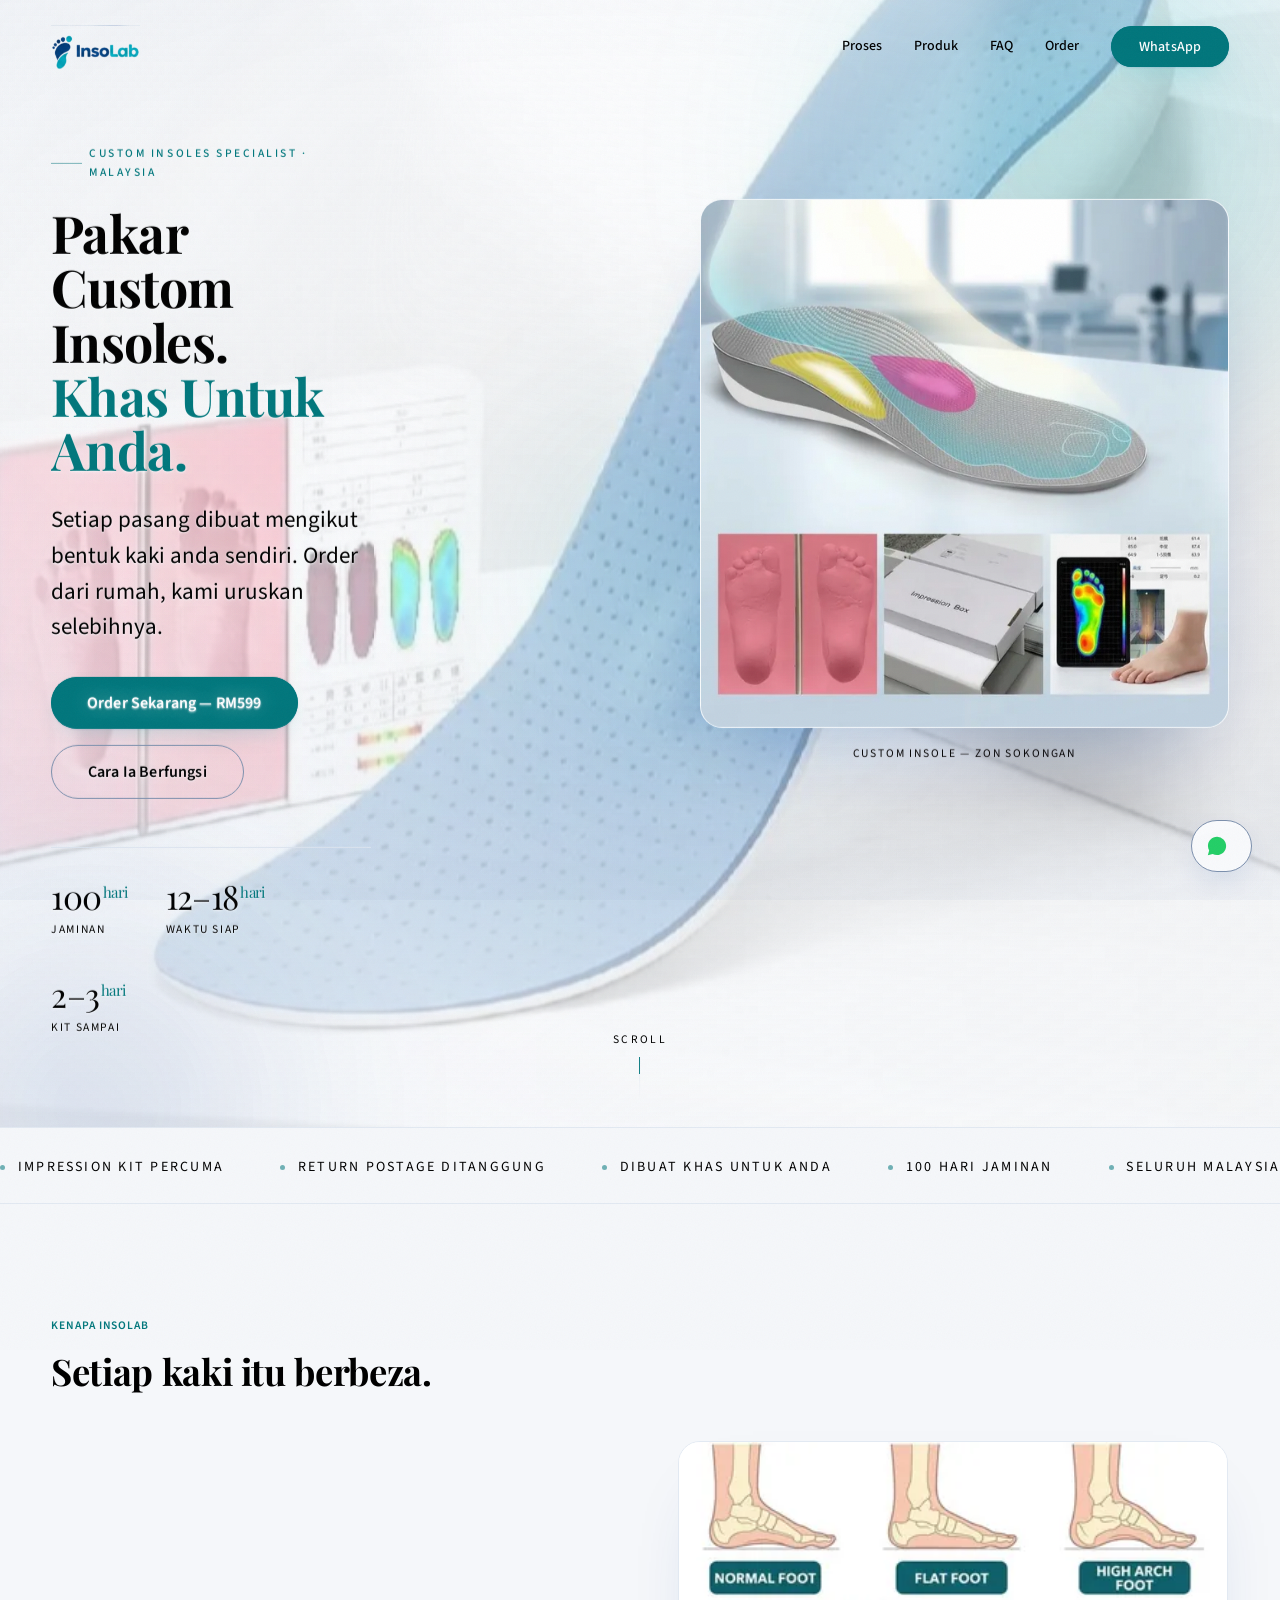
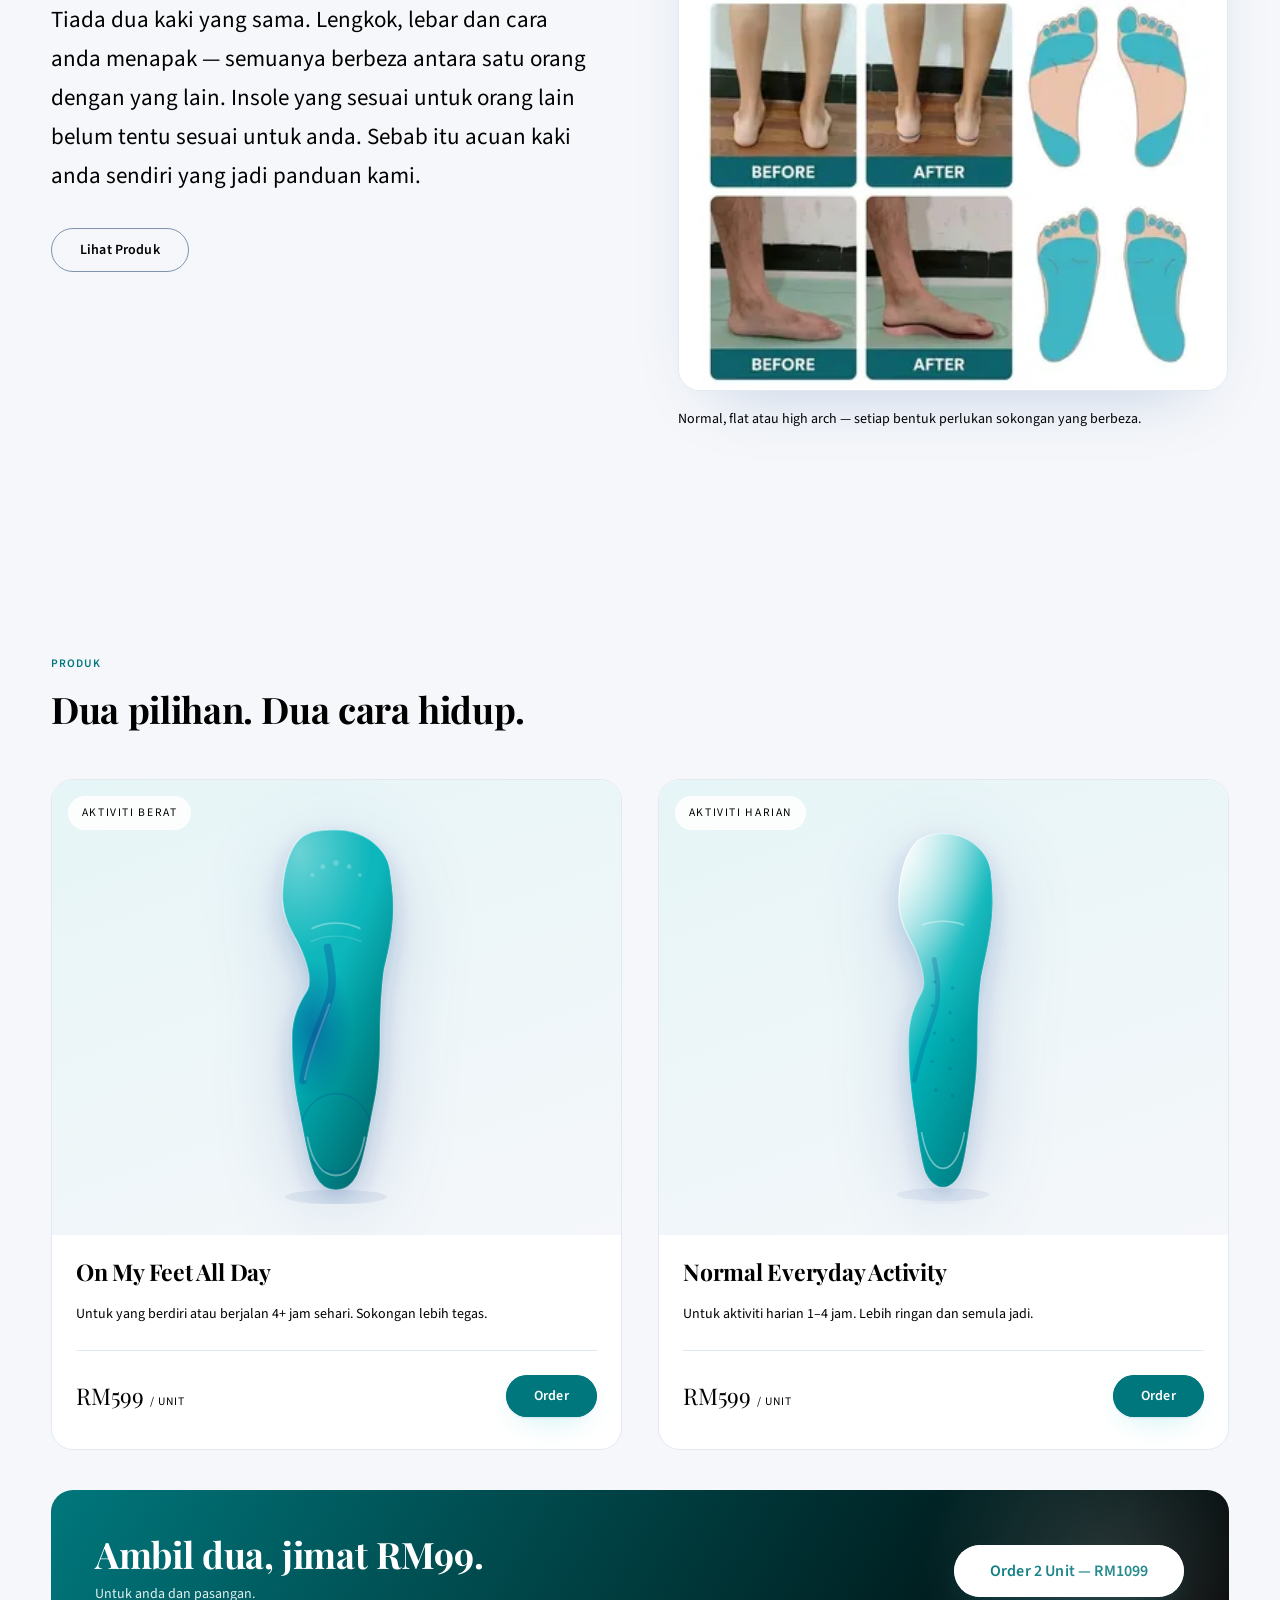
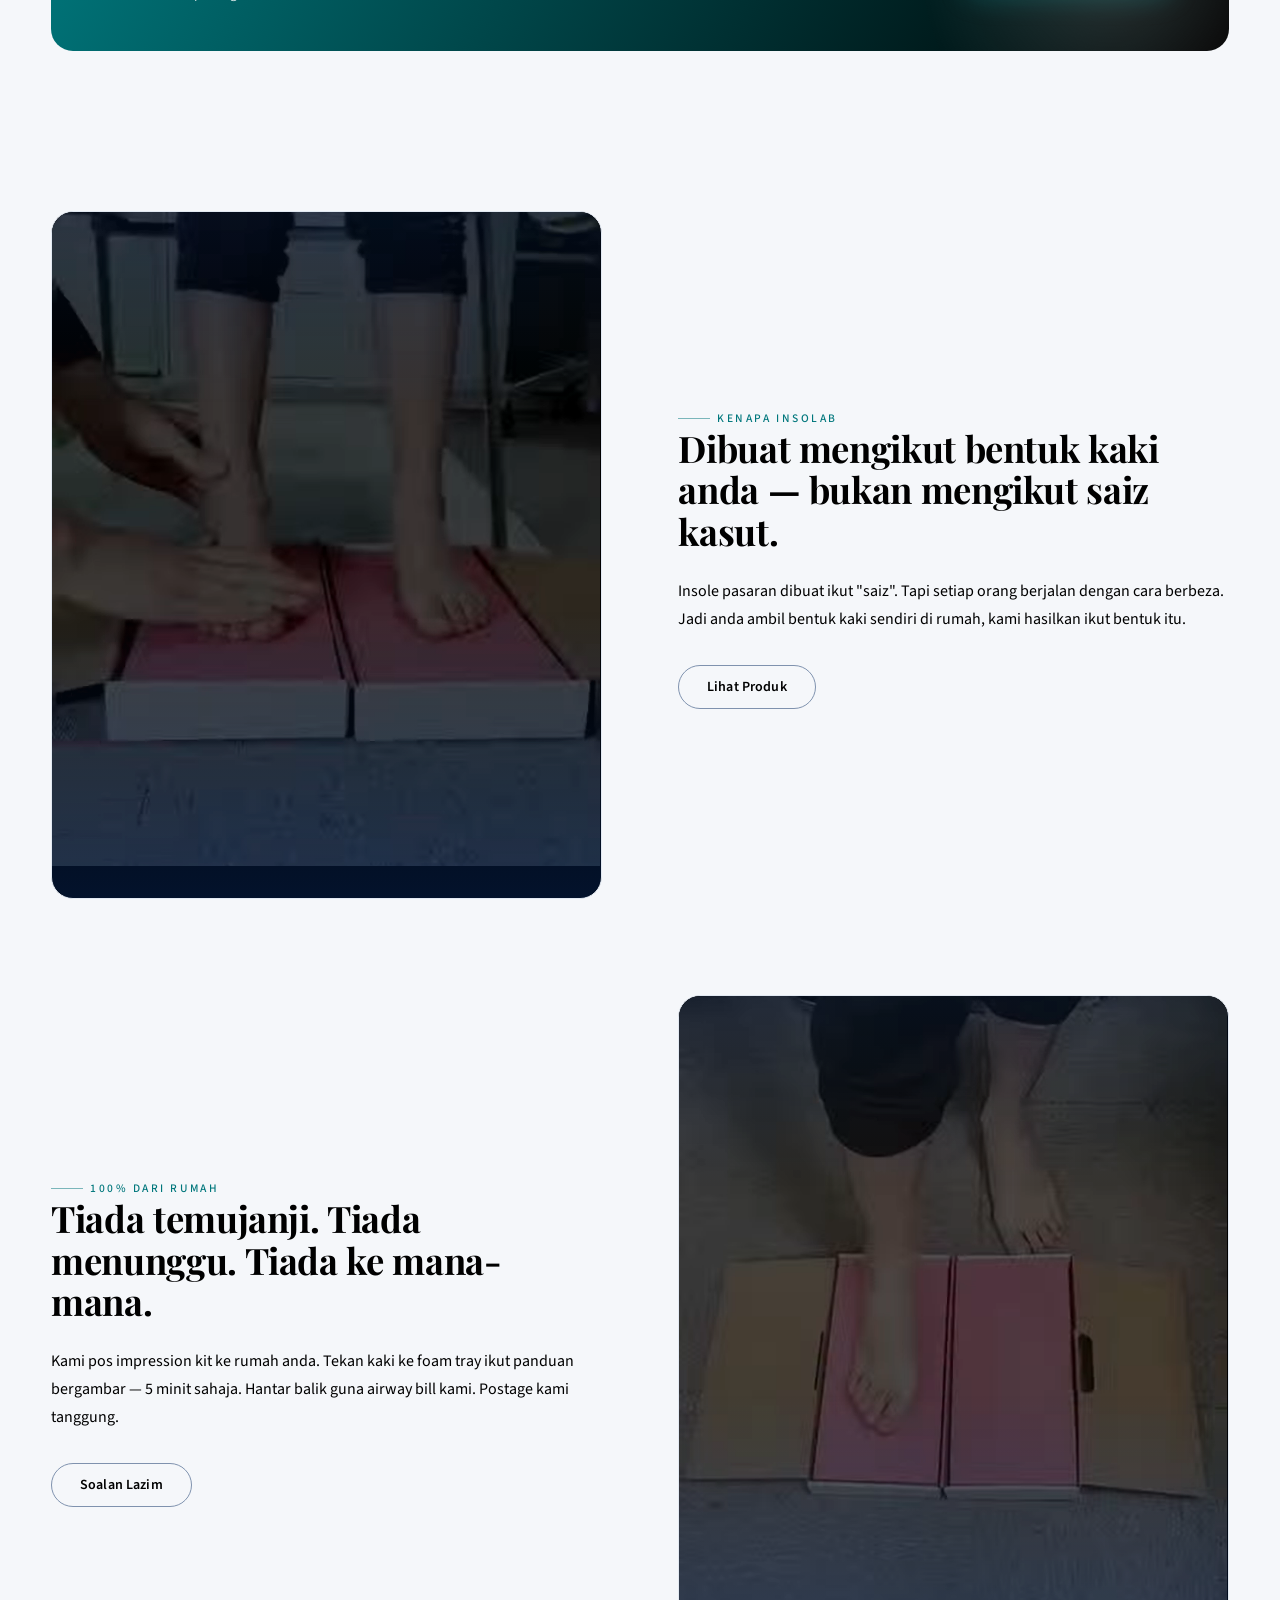
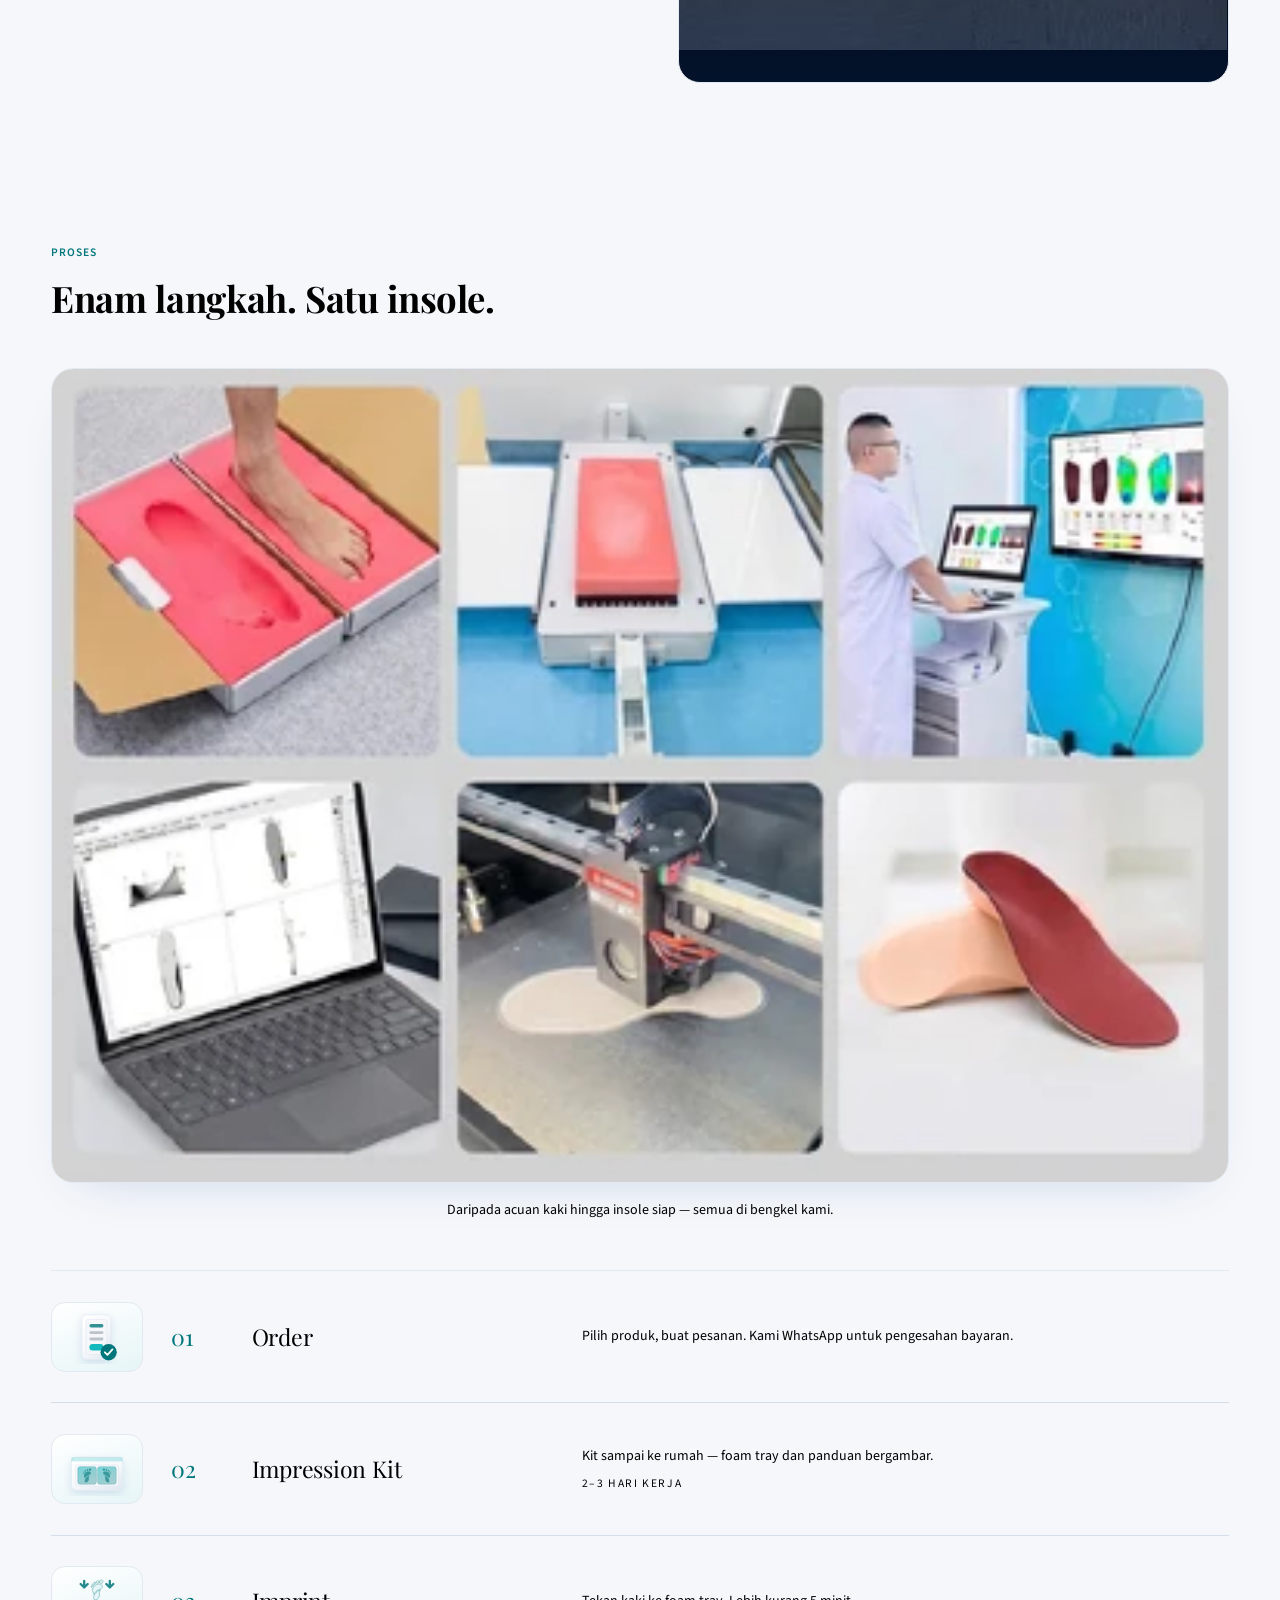
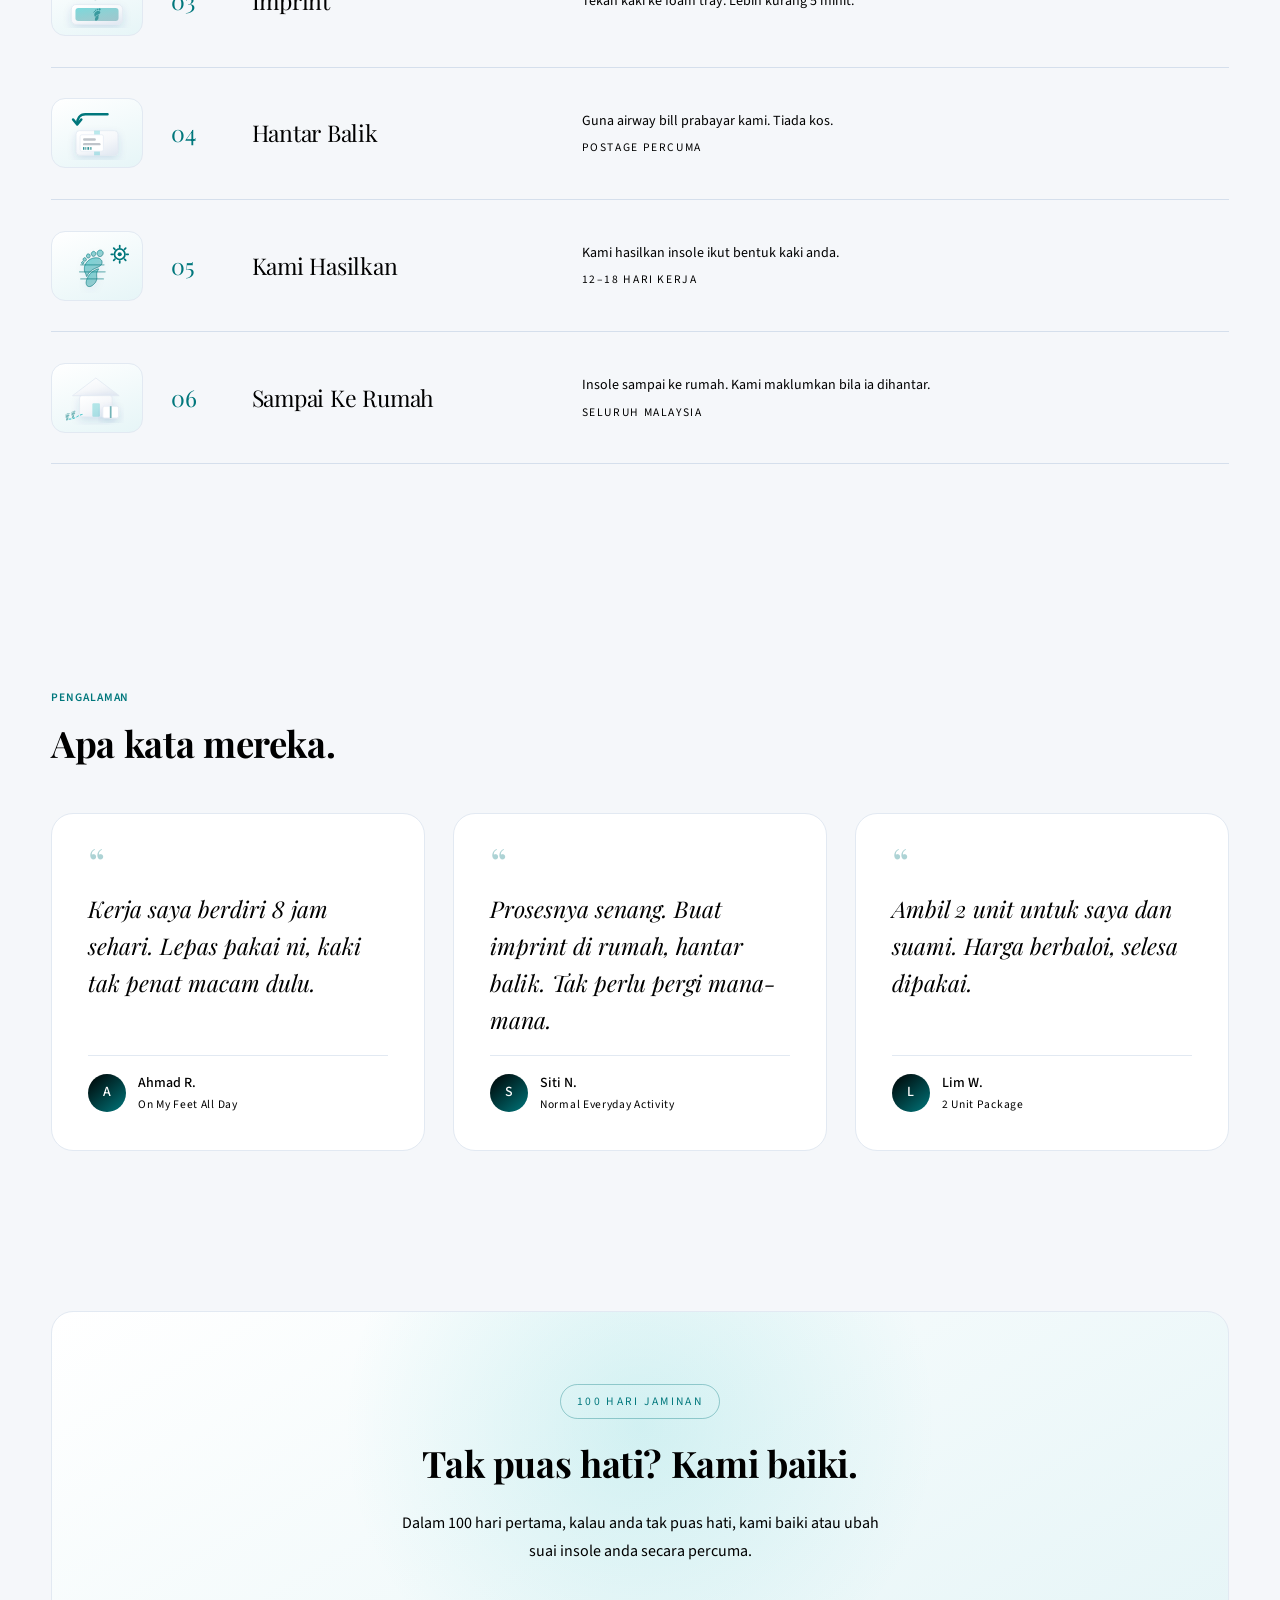
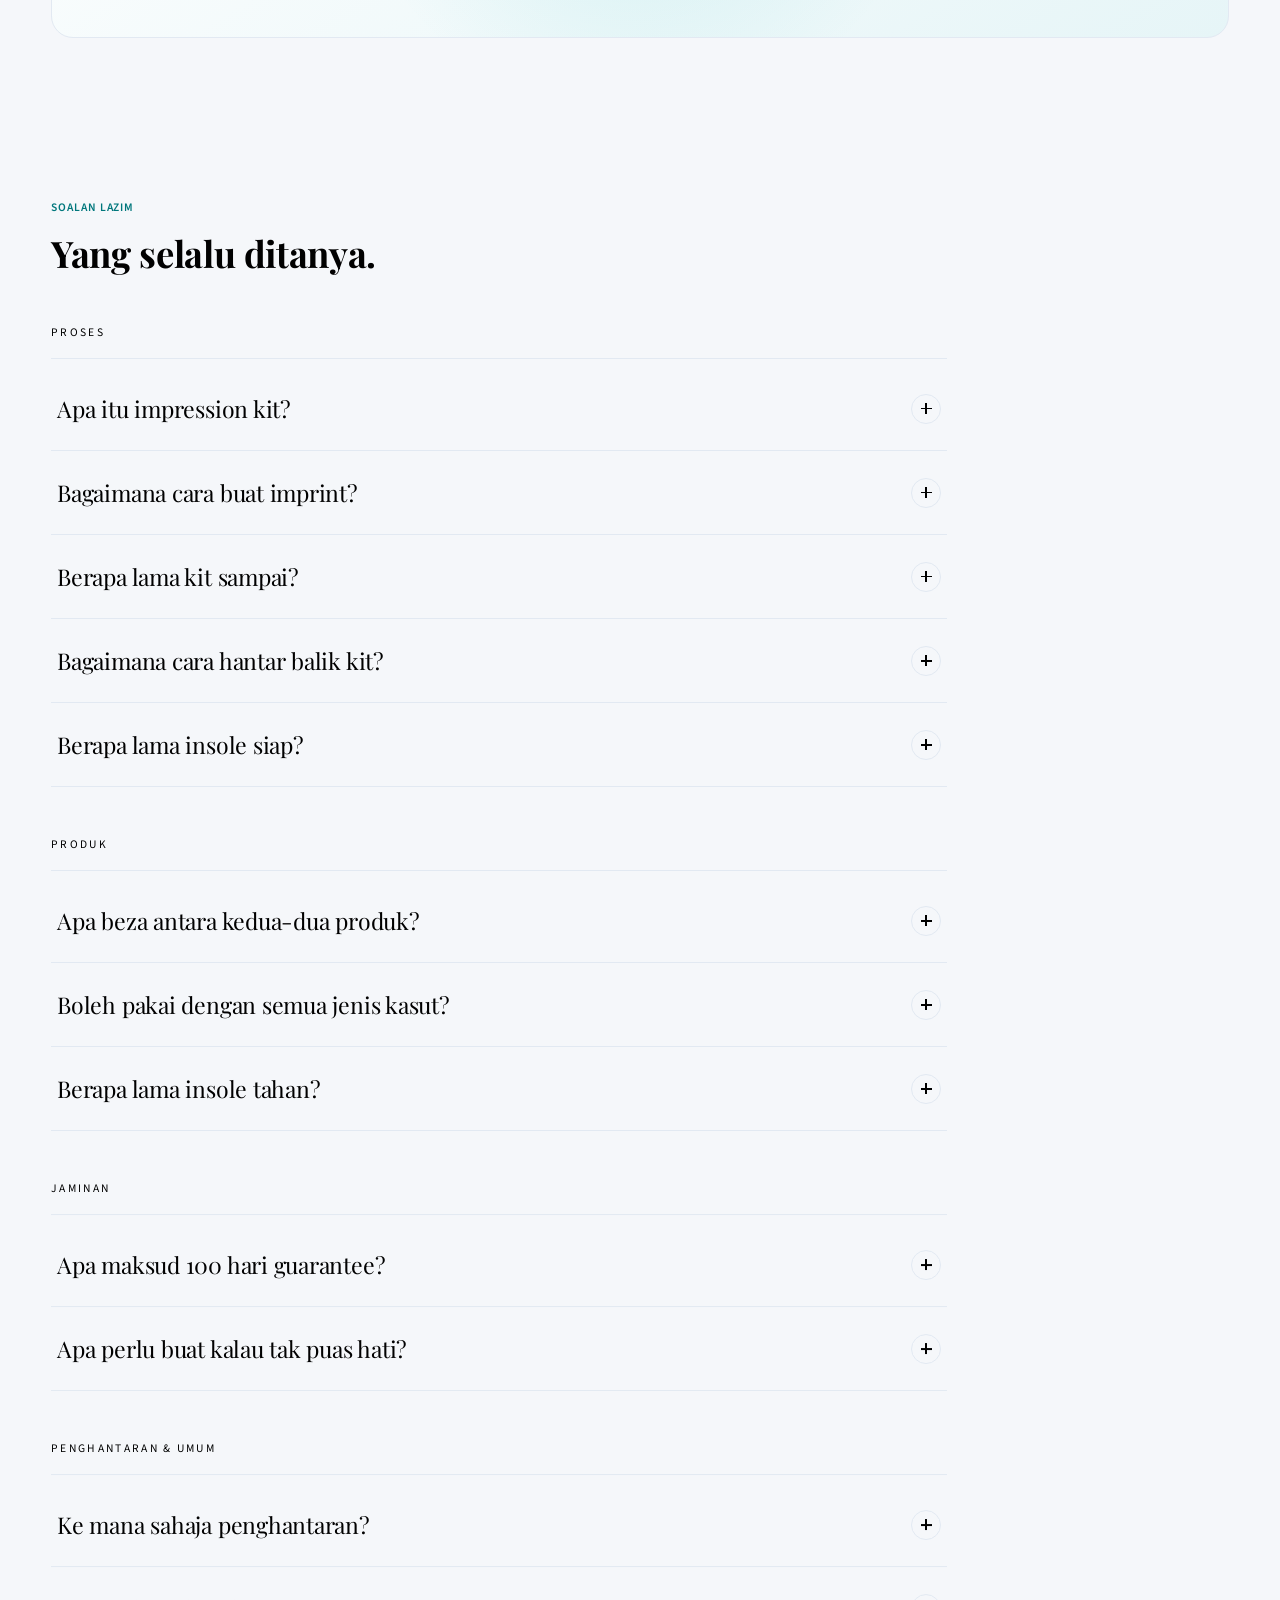
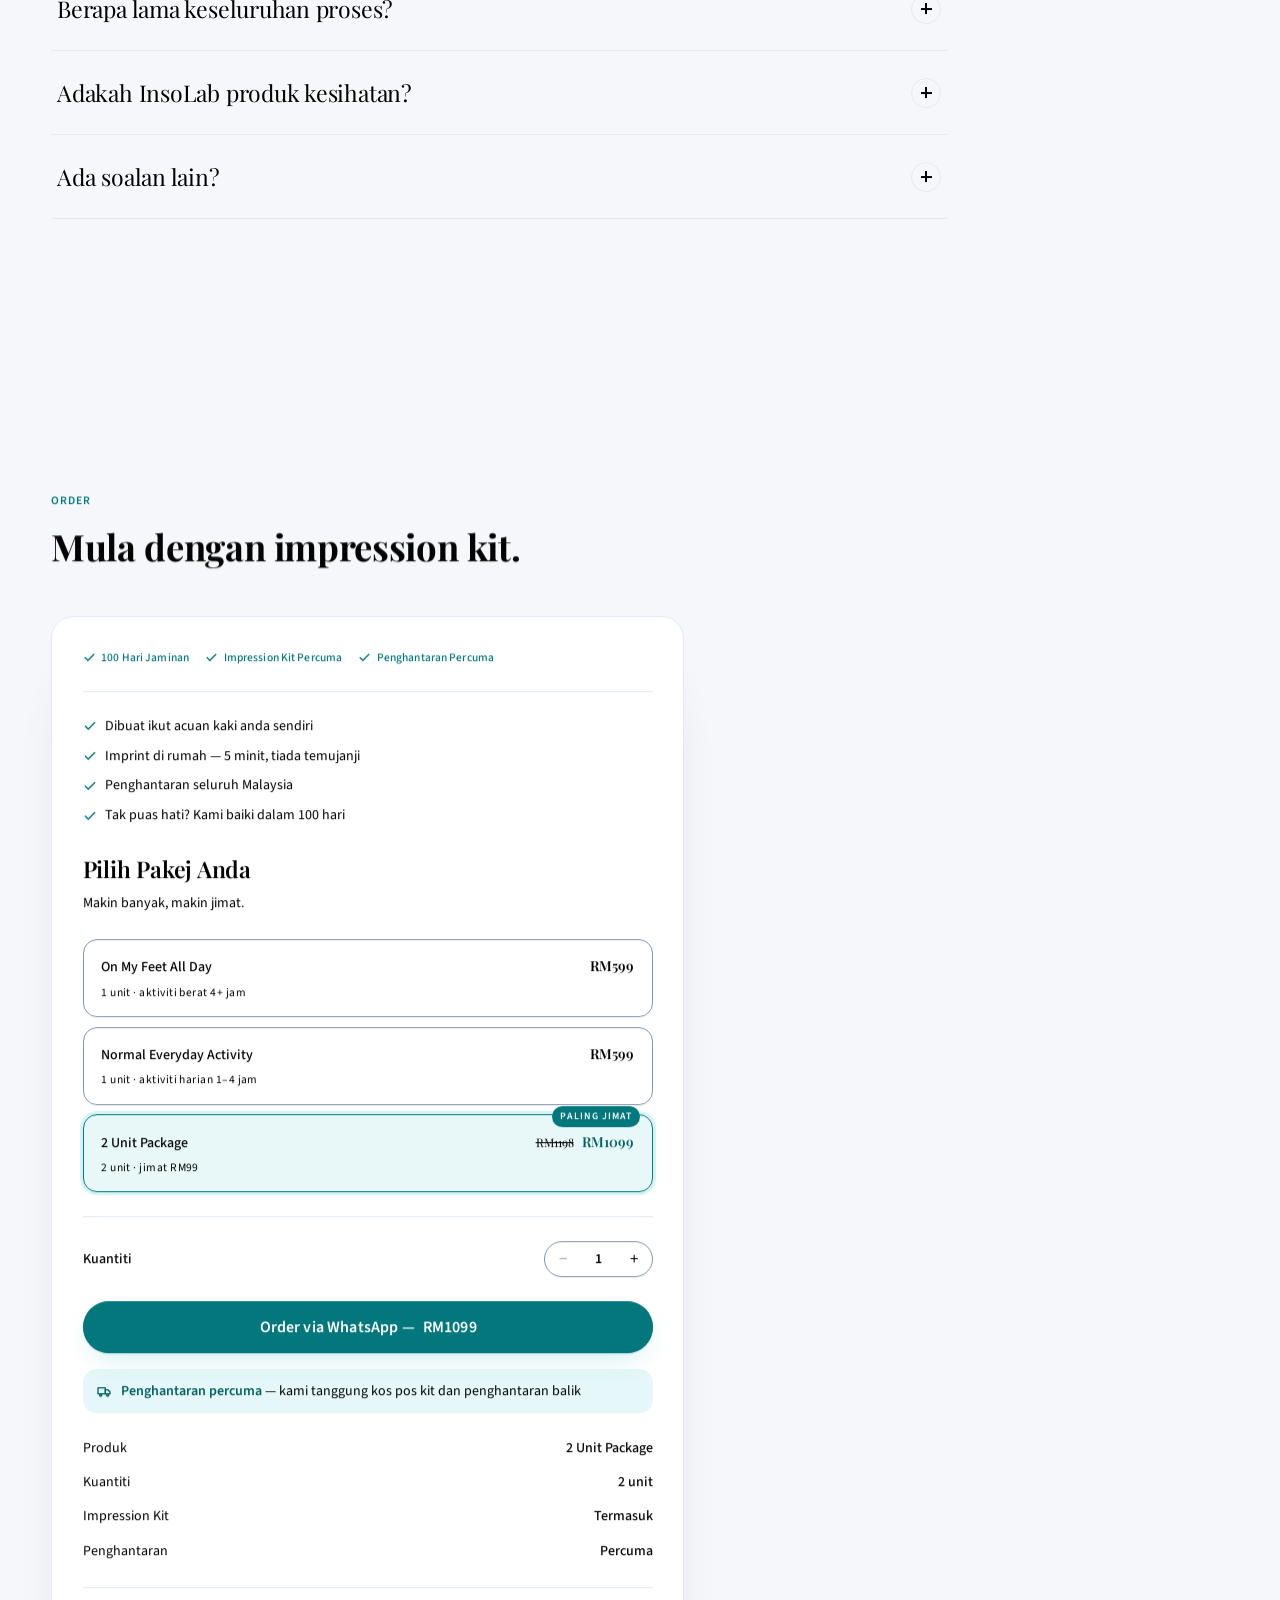
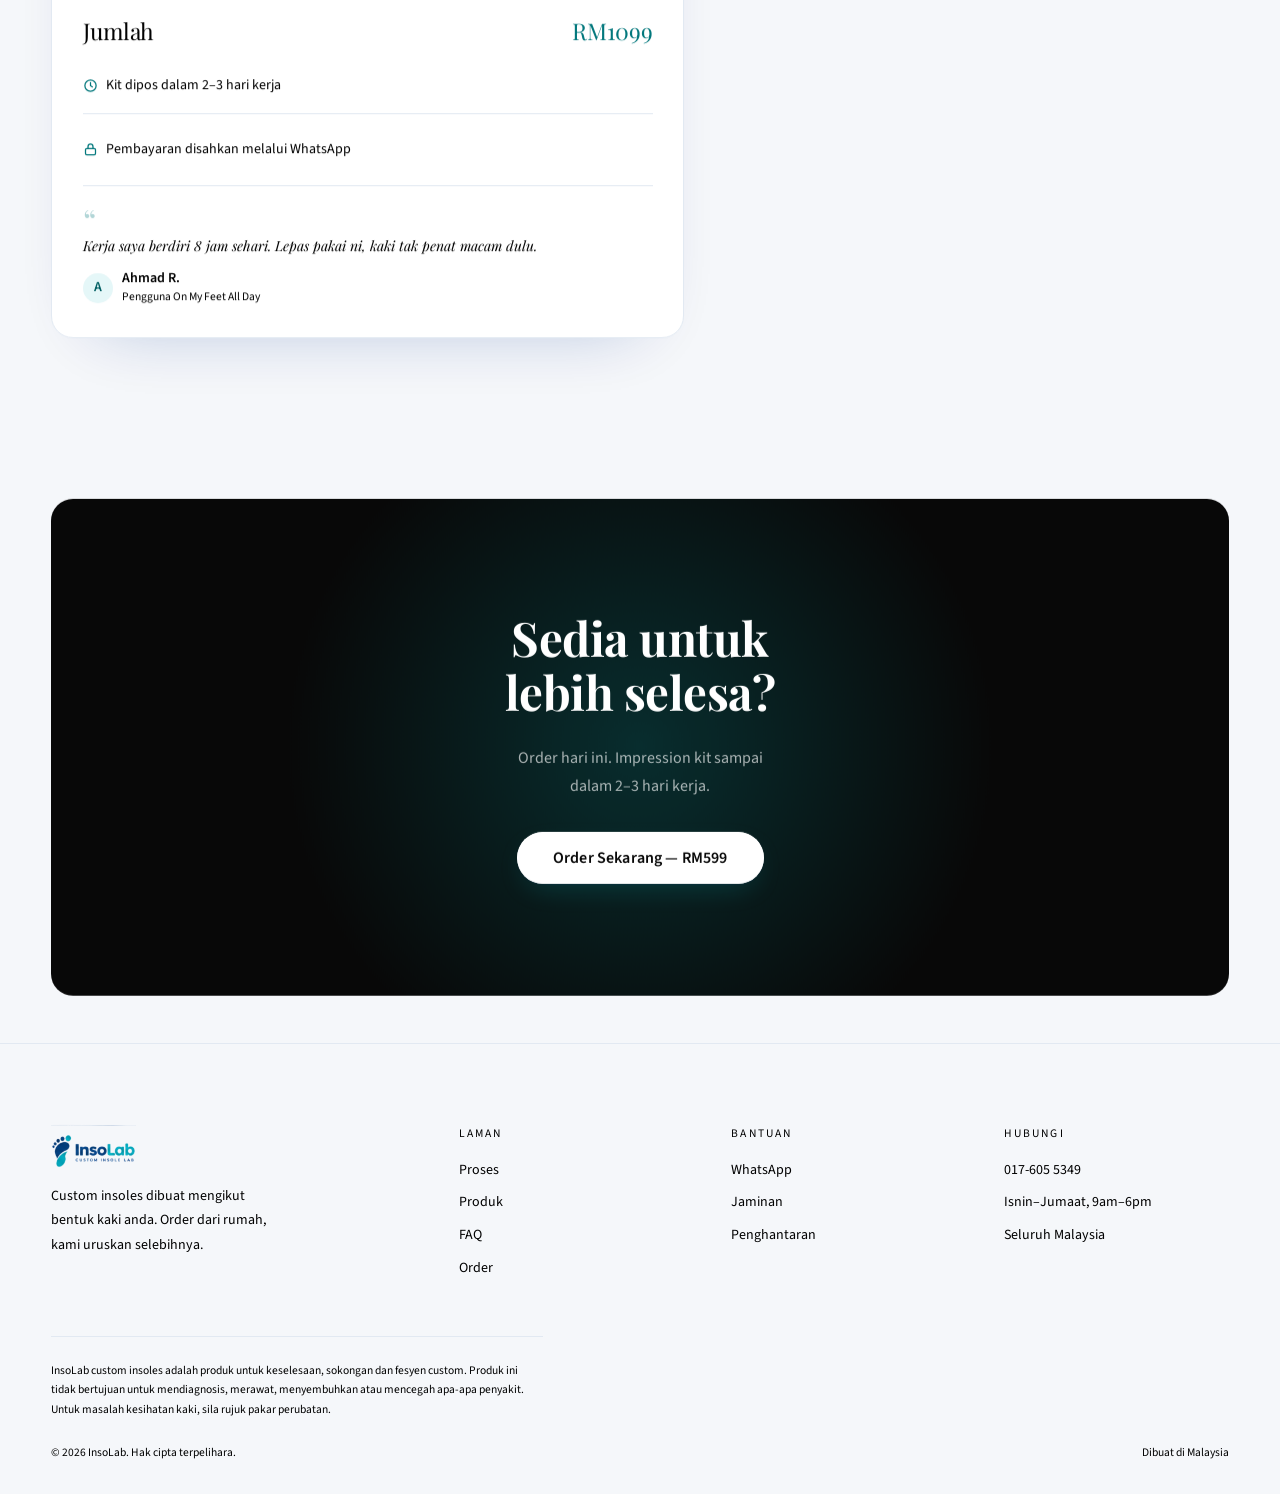
<file: index.html>
<!DOCTYPE html>
<html lang="ms">
<head>
  <meta charset="utf-8">
  <meta name="viewport" content="width=device-width, initial-scale=1.0">
  <title>InsoLab — Custom Insoles | Pakar Insole Khas Untuk Anda</title>
  <meta name="description" content="Insole custom dibuat ikut acuan kaki anda sendiri. 100% dari rumah — pos percuma, jaminan 100 hari.">
  <meta name="theme-color" content="#0B3D91">
  <link rel="preconnect" href="https://fonts.googleapis.com">
  <link rel="preconnect" href="https://fonts.gstatic.com" crossorigin>
  <link rel="preconnect" href="https://maryamstore6.github.io">
  <link href="https://fonts.googleapis.com/css2?family=Playfair+Display:ital,wght@0,400;0,600;0,700;1,400&family=Source+Sans+3:wght@400;500;600&display=swap" rel="stylesheet" media="print" onload="this.media='all'">
  <noscript><link href="https://fonts.googleapis.com/css2?family=Playfair+Display:ital,wght@0,400;0,600;0,700;1,400&family=Source+Sans+3:wght@400;500;600&display=swap" rel="stylesheet"></noscript>
  <link rel="stylesheet" href="css/style.min.css?v=46">
  <link rel="icon" href="assets/favicon.svg" type="image/svg+xml">
  <script defer src="lib/lenis.min.js"></script>
  <script defer src="lib/gsap.min.js"></script>
  <script defer src="lib/ScrollTrigger.min.js"></script>
  <script defer src="js/main.min.js?v=43"></script>
  <script type="application/ld+json">{"@context":"https://schema.org","@type":"Product","name":"InsoLab Custom Insoles","description":"Custom insoles dibuat ikut acuan kaki anda sendiri","brand":{"@type":"Brand","name":"InsoLab"},"offers":{"@type":"Offer","priceCurrency":"MYR","price":"599","availability":"https://schema.org/InStock"}}</script>
</head>
<body class="is-loading">

<!-- ============ PRELOADER ============ -->
<div class="loader" id="loader">
  <div class="loader-mark">
    <img src="assets/logo-lockup@2x.png" srcset="assets/logo-lockup@2x.png 2x, assets/logo-lockup@3x.png 3x" alt="InsoLab — Custom Insole Lab" width="300" height="155">
  </div>
  <div class="loader-track"><div class="loader-bar" id="loader-bar"></div></div>
  <div class="loader-pct" id="loader-pct">000%</div>
</div>

<!-- ============ FILM TEXTURE ============ -->
<div class="grain" aria-hidden="true"></div>
<div class="vignette" aria-hidden="true"></div>
<div class="progress" aria-hidden="true"></div>

<!-- ============ HEADER ============ -->
<header class="hdr">
  <div class="wrap hdr-inner">
    <a href="#top" class="brand" aria-label="InsoLab — Custom Insole Lab">
      <img src="assets/logo-header@2x.png" srcset="assets/logo-header@2x.png 2x, assets/logo-header@3x.png 3x" alt="InsoLab" width="300" height="155">
    </a>

    <button class="nav-toggle" id="nav-toggle" aria-label="Buka menu" aria-expanded="false" aria-controls="nav">
      <svg viewBox="0 0 24 24" stroke-linecap="round" aria-hidden="true"><line x1="3" y1="7" x2="21" y2="7"/><line x1="3" y1="12" x2="21" y2="12"/><line x1="3" y1="17" x2="21" y2="17"/></svg>
    </button>
  </div>
</header>

<!-- The nav lives OUTSIDE .hdr: the header has transform/will-change/
     backdrop-filter, which would make it the containing block for a
     position:fixed overlay and clamp the menu to the header's height. -->
<nav class="nav" id="nav">
  <button class="nav-close" id="nav-close" aria-label="Tutup menu">
    <svg viewBox="0 0 24 24" stroke-linecap="round" aria-hidden="true"><line x1="6" y1="6" x2="18" y2="18"/><line x1="18" y1="6" x2="6" y2="18"/></svg>
  </button>
  <span class="nav-brand">
    <img src="assets/logo-lockup@2x.png" srcset="assets/logo-lockup@2x.png 2x, assets/logo-lockup@3x.png 3x" alt="InsoLab — Custom Insole Lab" width="300" height="155">
  </span>
  <a href="#process">Proses</a>
  <a href="#products">Produk</a>
  <a href="#faq">FAQ</a>
  <a href="https://wa.me/60176055349?text=Saya%20nak%20order%20InsoLab" target="_blank" rel="noopener">Order</a>
  <a href="https://wa.me/60176055349" target="_blank" rel="noopener" class="btn btn--primary">WhatsApp</a>
</nav>

<main id="top">

<!-- ============ HERO ============ -->
<section class="hero" id="hero">
  <div class="hero-bg" aria-hidden="true">
    <picture>
      <source media="(max-width: 768px)" srcset="assets/hero-product-mobile.webp" type="image/webp">
      <source media="(max-width: 1200px)" srcset="assets/hero-product-tablet.webp" type="image/webp">
      <source srcset="assets/hero-product-desktop.webp" type="image/webp">
      <picture><source srcset="assets/hero-product-desktop.webp" type="image/webp"><img src="assets/hero-product.jpg" alt="" class="hero-bg-img" loading="eager" fetchpriority="high" aria-hidden="true"></picture>
    </picture>
    <div class="hero-bg-overlay"></div>
  </div>
  <div class="hero-bloom hero-bloom--1" aria-hidden="true"></div>
  <div class="hero-bloom hero-bloom--2" aria-hidden="true"></div>
  <div class="hero-bloom hero-bloom--3" aria-hidden="true"></div>
  <div class="hero-shaft" aria-hidden="true"></div>

  <div class="wrap hero-inner">
    <div class="hero-copy">
      <span class="eyebrow">Custom Insoles Specialist · Malaysia</span>

      <h1 class="hero-title">
        <span class="line-mask"><span class="line-inner">Pakar Custom Insoles.</span></span>
        <span class="line-mask"><span class="line-inner"><em>Khas Untuk Anda.</em></span></span>
      </h1>

      <p class="hero-sub">
        Setiap pasang dibuat mengikut bentuk kaki anda sendiri.
        Order dari rumah, kami uruskan selebihnya.
      </p>

      <div class="hero-actions">
        <a href="https://wa.me/60176055349?text=Saya%20nak%20order%20InsoLab" class="btn btn--primary btn--lg" target="_blank" rel="noopener">Order Sekarang — RM599</a>
        <a href="#process" class="btn btn--ghost btn--lg">Cara Ia Berfungsi</a>
      </div>

      <div class="hero-meta">
        <div class="hero-meta-item">
          <div class="hero-meta-num">100<sup>hari</sup></div>
          <div class="hero-meta-label">Jaminan</div>
        </div>
        <div class="hero-meta-item">
          <div class="hero-meta-num">12–18<sup>hari</sup></div>
          <div class="hero-meta-label">Waktu siap</div>
        </div>
        <div class="hero-meta-item">
          <div class="hero-meta-num">2–3<sup>hari</sup></div>
          <div class="hero-meta-label">Kit sampai</div>
        </div>
      </div>
    </div>

    <div class="hero-visual">
      <picture>
        <source
          media="(max-width: 768px)"
          srcset="assets/hero-insole-kit-420.webp 420w, assets/hero-insole-kit-640.webp 640w"
          sizes="92vw" type="image/webp">
        <source
          srcset="assets/hero-insole-kit-420.webp 420w, assets/hero-insole-kit-640.webp 640w, assets/hero-insole-kit-820.webp 820w, assets/hero-insole-kit-1024.webp 1024w"
          sizes="(max-width: 1400px) 46vw, 620px" type="image/webp">
        <img
          src="assets/hero-insole-kit-820.jpg"
          srcset="assets/hero-insole-kit-420.jpg 420w, assets/hero-insole-kit-640.jpg 640w, assets/hero-insole-kit-820.jpg 820w, assets/hero-insole-kit-1024.jpg 1024w"
          sizes="(max-width: 1400px) 46vw, 620px"
          alt="InsoLab — insole custom dengan zon sokongan arch kuning dan pad metatarsal pink, bersama kit acuan kaki dan analisis tekanan kaki"
          class="hero-visual-img"
          width="1024" height="1024"
          fetchpriority="high" decoding="async" aria-hidden="true">
      </picture>
      <p class="hero-visual-caption">Custom Insole — Zon Sokongan</p>
    </div>
  </div>

  <div class="scroll-hint" aria-hidden="true">
    <span>Scroll</span>
    <span class="scroll-hint-line"></span>
  </div>
</section>

<!-- ============ MARQUEE ============ -->
<div class="marquee" aria-hidden="true">
  <div class="marquee-track">
    <span class="marquee-item">Impression Kit Percuma</span>
    <span class="marquee-item">Return Postage Ditanggung</span>
    <span class="marquee-item">Dibuat Khas Untuk Anda</span>
    <span class="marquee-item">100 Hari Jaminan</span>
    <span class="marquee-item">Seluruh Malaysia</span>
    <span class="marquee-item">Impression Kit Percuma</span>
    <span class="marquee-item">Return Postage Ditanggung</span>
    <span class="marquee-item">Dibuat Khas Untuk Anda</span>
    <span class="marquee-item">100 Hari Jaminan</span>
    <span class="marquee-item">Seluruh Malaysia</span>
  </div>
</div>

<!-- ============ KENAPA INSOLAB ============ -->
<section class="section" id="kenapa">
  <div class="wrap">
    <div class="section-head" data-reveal style="margin-bottom:var(--s-5)">
      <span class="eyebrow">Kenapa InsoLab</span>
      <h2 style="font-size:var(--t-lg);margin-top:var(--s-2)">Setiap kaki itu berbeza.</h2>
    </div>

    <div class="split" data-reveal>
      <div class="split-copy">
        <p class="lead">
          Tiada dua kaki yang sama. Lengkok, lebar dan cara anda menapak — semuanya berbeza
          antara satu orang dengan yang lain. Insole yang sesuai untuk orang lain belum tentu
          sesuai untuk anda. Sebab itu acuan kaki anda sendiri yang jadi panduan kami.
        </p>
        <a href="#products" class="btn btn--ghost">Lihat Produk</a>
      </div>

      <figure class="statement-figure" id="arch" data-reveal>
        <picture>
          <source
            media="(max-width: 640px)"
            srcset="assets/arch-types-380.webp 380w, assets/arch-types-560.webp 560w"
            sizes="92vw" type="image/webp">
          <source
            srcset="assets/arch-types-380.webp 380w, assets/arch-types-560.webp 560w, assets/arch-types-760.webp 760w, assets/arch-types-1024.webp 1024w"
            sizes="(max-width: 900px) 92vw, 44vw" type="image/webp">
          <img
            src="assets/arch-types-760.jpg"
            srcset="assets/arch-types-380.jpg 380w, assets/arch-types-560.jpg 560w, assets/arch-types-760.jpg 760w, assets/arch-types-1024.jpg 1024w"
            sizes="(max-width: 900px) 92vw, 44vw"
            alt="Tiga jenis bentuk kaki — normal, flat dan high arch — dengan perbandingan sokongan"
            class="statement-img"
            width="1024" height="1024"
            decoding="async">
        </picture>
        <figcaption>Normal, flat atau high arch — setiap bentuk perlukan sokongan yang berbeza.</figcaption>
      </figure>
    </div>
  </div>
</section>

<!-- ============ PRODUCTS ============ -->
<section class="section" id="products">
  <div class="wrap">
    <div class="section-head" data-reveal style="margin-bottom:var(--s-5)">
      <span class="eyebrow">Produk</span>
      <h2 style="font-size:var(--t-lg);margin-top:var(--s-2)">Dua pilihan. Dua cara hidup.</h2>
    </div>

    <div class="product-grid" data-reveal-group>
      <article class="product-card" data-reveal>
        <div class="product-media">
          <span class="product-badge">Aktiviti Berat</span>
          <img src="assets/insole-support.svg" alt="InsoLab On My Feet All Day — insole dengan sokongan tegas" class="product-art" width="320" height="660" loading="eager" fetchpriority="high">
        </div>
        <div class="product-body">
          <h3 class="product-name">On My Feet All Day</h3>
          <p class="product-desc">
            Untuk yang berdiri atau berjalan 4+ jam sehari. Sokongan lebih tegas.
          </p>
          <div class="product-foot">
            <div class="product-price">RM599 <small>/ unit</small></div>
            <a href="https://wa.me/60176055349?text=Saya%20nak%20order%20InsoLab" class="btn btn--primary" target="_blank" rel="noopener">Order</a>
          </div>
        </div>
      </article>

      <article class="product-card" data-reveal>
        <div class="product-media">
          <span class="product-badge">Aktiviti Harian</span>
          <img src="assets/insole-everyday.svg" alt="InsoLab Normal Everyday Activity — insole ringan untuk harian" class="product-art" width="320" height="660" loading="eager" fetchpriority="high">
        </div>
        <div class="product-body">
          <h3 class="product-name">Normal Everyday Activity</h3>
          <p class="product-desc">
            Untuk aktiviti harian 1–4 jam. Lebih ringan dan semula jadi.
          </p>
          <div class="product-foot">
            <div class="product-price">RM599 <small>/ unit</small></div>
            <a href="https://wa.me/60176055349?text=Saya%20nak%20order%20InsoLab" class="btn btn--primary" target="_blank" rel="noopener">Order</a>
          </div>
        </div>
      </article>
    </div>

    <div class="bundle-strip" data-reveal>
      <div>
        <h3>Ambil dua, jimat RM99.</h3>
        <p>Untuk anda dan pasangan.</p>
      </div>
      <a href="https://wa.me/60176055349?text=Saya%20nak%20order%20InsoLab" class="btn btn--primary btn--lg" target="_blank" rel="noopener">Order 2 Unit — RM1099</a>
    </div>
  </div>
</section>

<!-- ============ SPLIT 1 — kenapa ============ -->
<section class="section section--tight">
  <div class="wrap split">
    <div class="split-visual split-visual--video">
      <video class="split-visual-film"
             poster="assets/video/imprint-guide-poster.jpg"
             preload="none" muted loop playsinline
             width="720" height="960"
             aria-label="Teknik menekan kaki ke foam tray untuk mengambil bentuk kaki">
        <source src="assets/video/imprint-guide.webm" type="video/webm">
        <source src="assets/video/imprint-guide.mp4" type="video/mp4">
      </video>
    </div>
    <div class="split-copy" data-reveal>
      <span class="eyebrow">Kenapa InsoLab</span>
      <h2>Dibuat mengikut bentuk kaki anda — bukan mengikut saiz kasut.</h2>
      <p>
        Insole pasaran dibuat ikut "saiz". Tapi setiap orang berjalan dengan cara berbeza.
        Jadi anda ambil bentuk kaki sendiri di rumah, kami hasilkan ikut bentuk itu.
      </p>
      <a href="#products" class="btn btn--ghost">Lihat Produk</a>
    </div>
  </div>
</section>

<!-- ============ SPLIT 2 — proses di rumah ============ -->
<section class="section section--tight">
  <div class="wrap split split--flip">
    <div class="split-visual split-visual--video">
      <video class="split-visual-film"
             poster="assets/video/imprint-adult-poster.jpg"
             preload="none" muted loop playsinline
             width="720" height="1252"
             aria-label="Pelanggan membuat imprint kaki sendiri di rumah">
        <source src="assets/video/imprint-adult.webm" type="video/webm">
        <source src="assets/video/imprint-adult.mp4" type="video/mp4">
      </video>
    </div>
    <div class="split-copy" data-reveal>
      <span class="eyebrow">100% Dari Rumah</span>
      <h2>Tiada temujanji. Tiada menunggu. Tiada ke mana-mana.</h2>
      <p>
        Kami pos impression kit ke rumah anda. Tekan kaki ke foam tray ikut panduan
        bergambar — 5 minit sahaja. Hantar balik guna airway bill kami. Postage kami tanggung.
      </p>
      <a href="#faq" class="btn btn--ghost">Soalan Lazim</a>
    </div>
  </div>
</section>

<!-- ============ PROCESS ============ -->
<section class="section" id="process">
  <div class="wrap">
    <div class="section-head" data-reveal style="margin-bottom:var(--s-5)">
      <span class="eyebrow">Proses</span>
      <h2 style="font-size:var(--t-lg);margin-top:var(--s-2)">Enam langkah. Satu insole.</h2>
    </div>

    <figure class="process-figure" data-reveal style="margin:0 0 var(--s-5)">
      <picture>
        <source
          media="(max-width: 640px)"
          srcset="assets/process-workflow-380.webp 380w, assets/process-workflow-560.webp 560w"
          sizes="92vw" type="image/webp">
        <source
          srcset="assets/process-workflow-380.webp 380w, assets/process-workflow-560.webp 560w, assets/process-workflow-760.webp 760w, assets/process-workflow-1024.webp 1024w, assets/process-workflow-1440.webp 1440w, assets/process-workflow-1920.webp 1920w, assets/process-workflow-2496.webp 2496w"
          sizes="(max-width: 900px) 92vw, min(1100px, 92vw)" type="image/webp">
        <img
          src="assets/process-workflow-760.jpg"
          srcset="assets/process-workflow-380.jpg 380w, assets/process-workflow-560.jpg 560w, assets/process-workflow-760.jpg 760w, assets/process-workflow-1024.jpg 1024w, assets/process-workflow-1440.jpg 1440w, assets/process-workflow-1920.jpg 1920w, assets/process-workflow-2496.jpg 2496w"
          sizes="(max-width: 900px) 92vw, min(1100px, 92vw)"
          alt="Enam langkah proses InsoLab — acuan kaki, analisis tekanan, reka bentuk CAD, pengilangan CNC, hingga insole siap"
          class="process-figure-img"
          width="2496" height="1728"
          loading="lazy" decoding="async">
      </picture>
      <figcaption>Daripada acuan kaki hingga insole siap — semua di bengkel kami.</figcaption>
    </figure>

    <div class="process-list">
      <div class="process-row">
        <div class="process-visual"><img src="assets/process/01-order.svg" alt="" width="120" height="92" loading="lazy" aria-hidden="true"></div>
        <div class="process-num">01</div>
        <div class="process-name">Order</div>
        <div class="process-body">
          <div class="process-desc">Pilih produk, buat pesanan. Kami WhatsApp untuk pengesahan bayaran.</div>
        </div>
      </div>
      <div class="process-row">
        <div class="process-visual"><img src="assets/process/02-kit.svg" alt="" width="120" height="92" loading="lazy" aria-hidden="true"></div>
        <div class="process-num">02</div>
        <div class="process-name">Impression Kit</div>
        <div class="process-body">
          <div class="process-desc">Kit sampai ke rumah — foam tray dan panduan bergambar.</div>
          <div class="process-time">2–3 hari kerja</div>
        </div>
      </div>
      <div class="process-row">
        <div class="process-visual"><img src="assets/process/03-imprint.svg" alt="" width="120" height="92" loading="lazy" aria-hidden="true"></div>
        <div class="process-num">03</div>
        <div class="process-name">Imprint</div>
        <div class="process-body">
          <div class="process-desc">Tekan kaki ke foam tray. Lebih kurang 5 minit.</div>
        </div>
      </div>
      <div class="process-row">
        <div class="process-visual"><img src="assets/process/04-return.svg" alt="" width="120" height="92" loading="lazy" aria-hidden="true"></div>
        <div class="process-num">04</div>
        <div class="process-name">Hantar Balik</div>
        <div class="process-body">
          <div class="process-desc">Guna airway bill prabayar kami. Tiada kos.</div>
          <div class="process-time">Postage percuma</div>
        </div>
      </div>
      <div class="process-row">
        <div class="process-visual"><img src="assets/process/05-make.svg" alt="" width="120" height="92" loading="lazy" aria-hidden="true"></div>
        <div class="process-num">05</div>
        <div class="process-name">Kami Hasilkan</div>
        <div class="process-body">
          <div class="process-desc">Kami hasilkan insole ikut bentuk kaki anda.</div>
          <div class="process-time">12–18 hari kerja</div>
        </div>
      </div>
      <div class="process-row">
        <div class="process-visual"><img src="assets/process/06-delivery.svg" alt="" width="120" height="92" loading="lazy" aria-hidden="true"></div>
        <div class="process-num">06</div>
        <div class="process-name">Sampai Ke Rumah</div>
        <div class="process-body">
          <div class="process-desc">Insole sampai ke rumah. Kami maklumkan bila ia dihantar.</div>
          <div class="process-time">Seluruh Malaysia</div>
        </div>
      </div>
    </div>
  </div>
</section>

<!-- ============ TESTIMONIALS ============ -->
<section class="section">
  <div class="wrap">
    <div class="section-head" data-reveal style="margin-bottom:var(--s-5)">
      <span class="eyebrow">Pengalaman</span>
      <h2 style="font-size:var(--t-lg);margin-top:var(--s-2)">Apa kata mereka.</h2>
    </div>

    <div class="quote-grid" data-reveal-group>
      <figure class="quote-card" data-reveal style="margin:0">
        <div class="quote-mark">&ldquo;</div>
        <blockquote class="quote-text" style="margin:0">
          Kerja saya berdiri 8 jam sehari. Lepas pakai ni, kaki tak penat macam dulu.
        </blockquote>
        <figcaption class="quote-who">
          <div class="quote-avatar">A</div>
          <div>
            <div class="quote-name">Ahmad R.</div>
            <div class="quote-role">On My Feet All Day</div>
          </div>
        </figcaption>
      </figure>

      <figure class="quote-card" data-reveal style="margin:0">
        <div class="quote-mark">&ldquo;</div>
        <blockquote class="quote-text" style="margin:0">
          Prosesnya senang. Buat imprint di rumah, hantar balik. Tak perlu pergi mana-mana.
        </blockquote>
        <figcaption class="quote-who">
          <div class="quote-avatar">S</div>
          <div>
            <div class="quote-name">Siti N.</div>
            <div class="quote-role">Normal Everyday Activity</div>
          </div>
        </figcaption>
      </figure>

      <figure class="quote-card" data-reveal style="margin:0">
        <div class="quote-mark">&ldquo;</div>
        <blockquote class="quote-text" style="margin:0">
          Ambil 2 unit untuk saya dan suami. Harga berbaloi, selesa dipakai.
        </blockquote>
        <figcaption class="quote-who">
          <div class="quote-avatar">L</div>
          <div>
            <div class="quote-name">Lim W.</div>
            <div class="quote-role">2 Unit Package</div>
          </div>
        </figcaption>
      </figure>
    </div>
  </div>
</section>

<!-- ============ GUARANTEE ============ -->
<section class="section section--tight">
  <div class="wrap">
    <div class="guarantee" data-reveal>
      <div class="guarantee-inner">
        <span class="guarantee-pill">100 Hari Jaminan</span>
        <h2>Tak puas hati? Kami baiki.</h2>
        <p>
          Dalam 100 hari pertama, kalau anda tak puas hati, kami baiki atau ubah suai
          insole anda secara percuma.
        </p>
      </div>
    </div>
  </div>
</section>

<!-- ============ FAQ ============ -->
<section class="section" id="faq">
  <div class="wrap">
    <div class="section-head" data-reveal style="margin-bottom:var(--s-5)">
      <span class="eyebrow">Soalan Lazim</span>
      <h2 style="font-size:var(--t-lg);margin-top:var(--s-2)">Yang selalu ditanya.</h2>
    </div>

    <div class="faq-wrap">
      <div class="faq-group" data-reveal>
        <div class="faq-group-title">Proses</div>

        <div class="faq-item">
          <button class="faq-q" aria-expanded="false" aria-controls="faq-a-1">
            Apa itu impression kit?
            <span class="faq-icon" aria-hidden="true"></span>
          </button>
          <div class="faq-a" id="faq-a-1" role="region"><div class="faq-a-inner">
            Impression kit ialah set yang mengandungi dua buah foam tray. Anda tekan kaki
            ke dalam tray untuk mengambil bentuk kaki anda. Bentuk itu kami gunakan sebagai
            rujukan untuk menghasilkan insole custom anda.
          </div></div>
        </div>

        <div class="faq-item">
          <button class="faq-q" aria-expanded="false" aria-controls="faq-a-2">
            Bagaimana cara buat imprint?
            <span class="faq-icon" aria-hidden="true"></span>
          </button>
          <div class="faq-a" id="faq-a-2" role="region"><div class="faq-a-inner">
            Mudah sahaja:
            <ul>
              <li>Buka foam tray dari kit.</li>
              <li>Letak tray di atas permukaan keras.</li>
              <li>Tekan kaki ke dalam tray dengan berat badan penuh.</li>
              <li>Pastikan seluruh tapak kaki terkesan dengan sekata.</li>
              <li>Ulang untuk kaki sebelah lagi.</li>
            </ul>
            Panduan bergambar ada dalam kit. Kalau keliru, WhatsApp kami.
          </div></div>
        </div>

        <div class="faq-item">
          <button class="faq-q" aria-expanded="false" aria-controls="faq-a-3">
            Berapa lama kit sampai?
            <span class="faq-icon" aria-hidden="true"></span>
          </button>
          <div class="faq-a" id="faq-a-3" role="region"><div class="faq-a-inner">
            2–3 hari kerja dari tarikh pesanan dan pembayaran disahkan.
          </div></div>
        </div>

        <div class="faq-item">
          <button class="faq-q" aria-expanded="false" aria-controls="faq-a-4">
            Bagaimana cara hantar balik kit?
            <span class="faq-icon" aria-hidden="true"></span>
          </button>
          <div class="faq-a" id="faq-a-4" role="region"><div class="faq-a-inner">
            Kit disertakan dengan airway bill prabayar. Masukkan tray yang telah digunakan
            ke dalam kotak, tampal airway bill tersebut, dan hantar di pejabat pos atau
            pusat penghantaran terdekat. Tiada kos untuk anda.
          </div></div>
        </div>

        <div class="faq-item">
          <button class="faq-q" aria-expanded="false" aria-controls="faq-a-5">
            Berapa lama insole siap?
            <span class="faq-icon" aria-hidden="true"></span>
          </button>
          <div class="faq-a" id="faq-a-5" role="region"><div class="faq-a-inner">
            12–18 hari kerja selepas kami terima impression kit anda. Kami akan maklumkan
            melalui WhatsApp atau email apabila insole siap dan dihantar.
          </div></div>
        </div>
      </div>

      <div class="faq-group" data-reveal>
        <div class="faq-group-title">Produk</div>

        <div class="faq-item">
          <button class="faq-q" aria-expanded="false" aria-controls="faq-a-6">
            Apa beza antara kedua-dua produk?
            <span class="faq-icon" aria-hidden="true"></span>
          </button>
          <div class="faq-a" id="faq-a-6" role="region"><div class="faq-a-inner">
            <strong>On My Feet All Day</strong> — untuk anda yang berdiri atau berjalan
            4+ jam sehari. Sokongan lebih tegas dan struktur lebih stabil.<br><br>
            <strong>Normal Everyday Activity</strong> — untuk aktiviti harian 1–4 jam.
            Rasa lebih ringan dan semula jadi.
          </div></div>
        </div>

        <div class="faq-item">
          <button class="faq-q" aria-expanded="false" aria-controls="faq-a-7">
            Boleh pakai dengan semua jenis kasut?
            <span class="faq-icon" aria-hidden="true"></span>
          </button>
          <div class="faq-a" id="faq-a-7" role="region"><div class="faq-a-inner">
            Sesuai untuk kebanyakan kasut yang mempunyai ruang mencukupi — kasut sukan,
            kasut kerja, kasut harian. Untuk kasut yang sangat ketat, mungkin perlu
            pertimbangan tambahan. Tanya kami di WhatsApp kalau tak pasti.
          </div></div>
        </div>

        <div class="faq-item">
          <button class="faq-q" aria-expanded="false" aria-controls="faq-a-8">
            Berapa lama insole tahan?
            <span class="faq-icon" aria-hidden="true"></span>
          </button>
          <div class="faq-a" id="faq-a-8" role="region"><div class="faq-a-inner">
            Tempoh penggunaan bergantung pada kekerapan dan cara penggunaan. Kalau anda
            rasa sokongan mula berkurang, hubungi kami — kami boleh nilaikan keadaan
            insole anda.
          </div></div>
        </div>
      </div>

      <div class="faq-group" data-reveal>
        <div class="faq-group-title">Jaminan</div>

        <div class="faq-item">
          <button class="faq-q" aria-expanded="false" aria-controls="faq-a-9">
            Apa maksud 100 hari guarantee?
            <span class="faq-icon" aria-hidden="true"></span>
          </button>
          <div class="faq-a" id="faq-a-9" role="region"><div class="faq-a-inner">
            Dalam 100 hari pertama selepas anda terima insole, kalau anda tidak berpuas hati,
            kami akan membaiki atau mengubah suai insole tersebut untuk anda secara percuma.
            Ini bukan refund wang — kami percaya kami boleh membuatkan anda lebih selesa.
          </div></div>
        </div>

        <div class="faq-item">
          <button class="faq-q" aria-expanded="false" aria-controls="faq-a-10">
            Apa perlu buat kalau tak puas hati?
            <span class="faq-icon" aria-hidden="true"></span>
          </button>
          <div class="faq-a" id="faq-a-10" role="region"><div class="faq-a-inner">
            WhatsApp kami di <a href="https://wa.me/60176055349" target="_blank" rel="noopener">017-605 5349</a>.
            Beritahu nombor pesanan anda dan apa yang tidak kena. Kami akan bantu dari situ.
          </div></div>
        </div>
      </div>

      <div class="faq-group" data-reveal>
        <div class="faq-group-title">Penghantaran &amp; Umum</div>

        <div class="faq-item">
          <button class="faq-q" aria-expanded="false" aria-controls="faq-a-11">
            Ke mana sahaja penghantaran?
            <span class="faq-icon" aria-hidden="true"></span>
          </button>
          <div class="faq-a" id="faq-a-11" role="region"><div class="faq-a-inner">
            Buat masa ini, penghantaran dalam Malaysia sahaja.
          </div></div>
        </div>

        <div class="faq-item">
          <button class="faq-q" aria-expanded="false" aria-controls="faq-a-12">
            Berapa lama keseluruhan proses?
            <span class="faq-icon" aria-hidden="true"></span>
          </button>
          <div class="faq-a" id="faq-a-12" role="region"><div class="faq-a-inner">
            Kira-kira 3–4 minggu dari tarikh pesanan: 2–3 hari kerja untuk kit sampai,
            masa anda buat imprint, masa penghantaran balik, dan 12–18 hari kerja untuk
            kami hasilkan insole.
          </div></div>
        </div>

        <div class="faq-item">
          <button class="faq-q" aria-expanded="false" aria-controls="faq-a-13">
            Adakah InsoLab produk kesihatan?
            <span class="faq-icon" aria-hidden="true"></span>
          </button>
          <div class="faq-a" id="faq-a-13" role="region"><div class="faq-a-inner">
            <strong>Tidak.</strong> InsoLab custom insoles adalah produk untuk keselesaan,
            sokongan dan fesyen custom. Produk ini tidak bertujuan untuk mendiagnosis,
            merawat atau menyembuhkan apa-apa penyakit. Untuk sebarang masalah kesihatan
            kaki, sila rujuk pakar perubatan.
          </div></div>
        </div>

        <div class="faq-item">
          <button class="faq-q" aria-expanded="false" aria-controls="faq-a-14">
            Ada soalan lain?
            <span class="faq-icon" aria-hidden="true"></span>
          </button>
          <div class="faq-a" id="faq-a-14" role="region"><div class="faq-a-inner">
            WhatsApp kami di <a href="https://wa.me/60176055349" target="_blank" rel="noopener">017-605 5349</a>
            — kami biasanya balas dalam masa sehari.
          </div></div>
        </div>
      </div>
    </div>
  </div>
</section>

<!-- ============ ORDER ============ -->
<section class="section" id="order">
  <div class="wrap">

    <!-- --- checkout view --- -->
    <div id="view-checkout">
      <div class="section-head" data-reveal style="margin-bottom:var(--s-5)">
        <span class="eyebrow">Order</span>
        <h2 style="font-size:var(--t-lg);margin-top:var(--s-2)">Mula dengan impression kit.</h2>
      </div>

      <div class="split split--buybox" style="align-items:start">
        <!-- Buy box: what you get, then the package, then the price -->
        <div class="buybox" data-reveal>
          <div class="buybox-trust">
            <span><svg viewBox="0 0 24 24" fill="none" stroke="currentColor" stroke-width="2.5" stroke-linecap="round" aria-hidden="true"><path d="M20 6L9 17l-5-5"/></svg>100 Hari Jaminan</span>
            <span><svg viewBox="0 0 24 24" fill="none" stroke="currentColor" stroke-width="2.5" stroke-linecap="round" aria-hidden="true"><path d="M20 6L9 17l-5-5"/></svg>Impression Kit Percuma</span>
            <span><svg viewBox="0 0 24 24" fill="none" stroke="currentColor" stroke-width="2.5" stroke-linecap="round" aria-hidden="true"><path d="M20 6L9 17l-5-5"/></svg>Penghantaran Percuma</span>
          </div>

          <ul class="buybox-benefits">
            <li>
              <svg viewBox="0 0 24 24" fill="none" stroke="currentColor" stroke-width="2.5" stroke-linecap="round" aria-hidden="true"><path d="M20 6L9 17l-5-5"/></svg>
              <span>Dibuat ikut acuan kaki anda sendiri</span>
            </li>
            <li>
              <svg viewBox="0 0 24 24" fill="none" stroke="currentColor" stroke-width="2.5" stroke-linecap="round" aria-hidden="true"><path d="M20 6L9 17l-5-5"/></svg>
              <span>Imprint di rumah — 5 minit, tiada temujanji</span>
            </li>
            <li>
              <svg viewBox="0 0 24 24" fill="none" stroke="currentColor" stroke-width="2.5" stroke-linecap="round" aria-hidden="true"><path d="M20 6L9 17l-5-5"/></svg>
              <span>Penghantaran seluruh Malaysia</span>
            </li>
            <li>
              <svg viewBox="0 0 24 24" fill="none" stroke="currentColor" stroke-width="2.5" stroke-linecap="round" aria-hidden="true"><path d="M20 6L9 17l-5-5"/></svg>
              <span>Tak puas hati? Kami baiki dalam 100 hari</span>
            </li>
          </ul>

          <div class="buybox-head">
            <div class="buybox-title">Pilih Pakej Anda</div>
            <p class="buybox-sub">Makin banyak, makin jimat.</p>
          </div>

          <div class="pick-list">
            <button type="button" class="pick" data-product="omfad-1">
              <span class="pick-top">
                <span class="pick-name">On My Feet All Day</span>
                <span class="pick-price">RM599</span>
              </span>
              <span class="pick-meta">1 unit · aktiviti berat 4+ jam</span>
            </button>

            <button type="button" class="pick" data-product="nea-1">
              <span class="pick-top">
                <span class="pick-name">Normal Everyday Activity</span>
                <span class="pick-price">RM599</span>
              </span>
              <span class="pick-meta">1 unit · aktiviti harian 1–4 jam</span>
            </button>

            <button type="button" class="pick is-picked" data-product="bundle-2">
              <span class="pick-badge">PALING JIMAT</span>
              <span class="pick-top">
                <span class="pick-name">2 Unit Package</span>
                <span class="pick-price"><s>RM1198</s> RM1099</span>
              </span>
              <span class="pick-meta">2 unit · jimat RM99</span>
            </button>
          </div>

          <div class="qty-row">
            <span class="qty-label">Kuantiti</span>
            <div class="qty-stepper">
              <button type="button" id="qty-minus" aria-label="Kurangkan kuantiti">&minus;</button>
              <span id="qty-value" aria-live="polite">1</span>
              <button type="button" id="qty-plus" aria-label="Tambah kuantiti">+</button>
            </div>
          </div>

          <!-- Checkout button sits directly under the quantity, above the
               summary: price is on the button so the next step is obvious. -->
          <a href="https://wa.me/60176055349?text=Saya%20nak%20order%20InsoLab" class="btn btn--primary btn--lg btn--block buybox-cta" target="_blank" rel="noopener">
            Order via WhatsApp — <span id="cta-total-bb">RM1099</span>
          </a>

          <div class="buybox-ship">
            <svg viewBox="0 0 24 24" fill="none" stroke="currentColor" stroke-width="2" stroke-linecap="round" stroke-linejoin="round" aria-hidden="true"><path d="M3 7h11v9H3z"/><path d="M14 10h4l3 3v3h-7z"/><circle cx="7" cy="18" r="1.6"/><circle cx="17.5" cy="18" r="1.6"/></svg>
            <span><strong>Penghantaran percuma</strong> — kami tanggung kos pos kit dan penghantaran balik</span>
          </div>

          <div class="summary-lines">
            <div class="summary-line"><span>Produk</span><span id="sum-name">2 Unit Package</span></div>
            <div class="summary-line"><span>Kuantiti</span><span id="sum-qty">2 unit</span></div>
            <div class="summary-line"><span>Impression Kit</span><span>Termasuk</span></div>
            <div class="summary-line"><span>Penghantaran</span><span>Percuma</span></div>
          </div>

          <div class="summary-total">
            <span>Jumlah</span>
            <span id="sum-total">RM1099</span>
          </div>

          <div class="buybox-urgency">
            <svg viewBox="0 0 24 24" fill="none" stroke="currentColor" stroke-width="2" stroke-linecap="round" aria-hidden="true"><circle cx="12" cy="12" r="9"/><path d="M12 7v5l3 2"/></svg>
            Kit dipos dalam 2–3 hari kerja
          </div>

          <div class="buybox-secure">
            <svg viewBox="0 0 24 24" fill="none" stroke="currentColor" stroke-width="2" stroke-linecap="round" aria-hidden="true"><rect x="4" y="10" width="16" height="10" rx="2"/><path d="M8 10V7a4 4 0 0 1 8 0v3"/></svg>
            Pembayaran disahkan melalui WhatsApp
          </div>

          <figure class="buybox-quote">
            <div class="quote-mark" aria-hidden="true">&ldquo;</div>
            <blockquote>Kerja saya berdiri 8 jam sehari. Lepas pakai ni, kaki tak penat macam dulu.</blockquote>
            <figcaption>
              <span class="buybox-quote-avatar" aria-hidden="true">A</span>
              <span>
                <strong>Ahmad R.</strong>
                <small>Pengguna On My Feet All Day</small>
              </span>
            </figcaption>
          </figure>
        </div>
      </div>
    </div>

  </div>
</section>

<!-- ============ CTA ============ -->
<section class="section section--tight">
  <div class="wrap">
    <div class="cta-final" data-reveal>
      <div class="cta-final-inner">
        <h2>Sedia untuk lebih selesa?</h2>
        <p>Order hari ini. Impression kit sampai dalam 2–3 hari kerja.</p>
        <a href="https://wa.me/60176055349?text=Saya%20nak%20order%20InsoLab" class="btn btn--primary btn--lg" target="_blank" rel="noopener">Order Sekarang — RM599</a>
      </div>
    </div>
  </div>
</section>

</main>

<!-- ============ FOOTER ============ -->
<footer class="ftr">
  <div class="wrap">
    <div class="ftr-grid">
      <div>
        <div class="ftr-brand">
          <img src="assets/logo-lockup@2x.png" srcset="assets/logo-lockup@2x.png 2x, assets/logo-lockup@3x.png 3x" alt="InsoLab — Custom Insole Lab" width="300" height="155">
        </div>
        <p class="ftr-desc">
          Custom insoles dibuat mengikut bentuk kaki anda. Order dari rumah,
          kami uruskan selebihnya.
        </p>
      </div>

      <div>
        <div class="ftr-col-title">Laman</div>
        <div class="ftr-links">
          <a href="#process">Proses</a>
          <a href="#products">Produk</a>
          <a href="#faq">FAQ</a>
          <a href="https://wa.me/60176055349?text=Saya%20nak%20order%20InsoLab" target="_blank" rel="noopener">Order</a>
        </div>
      </div>

      <div>
        <div class="ftr-col-title">Bantuan</div>
        <div class="ftr-links">
          <a href="https://wa.me/60176055349" target="_blank" rel="noopener">WhatsApp</a>
          <a href="#faq">Jaminan</a>
          <a href="#faq">Penghantaran</a>
        </div>
      </div>

      <div>
        <div class="ftr-col-title">Hubungi</div>
        <div class="ftr-links">
          <a href="https://wa.me/60176055349" target="_blank" rel="noopener">017-605 5349</a>
          <span style="font-size:var(--t-small);color:var(--ink-soft)">Isnin–Jumaat, 9am–6pm</span>
          <span style="font-size:var(--t-small);color:var(--ink-soft)">Seluruh Malaysia</span>
        </div>
      </div>
    </div>

    <div class="ftr-legal">
      InsoLab custom insoles adalah produk untuk keselesaan, sokongan dan fesyen custom.
      Produk ini tidak bertujuan untuk mendiagnosis, merawat, menyembuhkan atau mencegah
      apa-apa penyakit. Untuk masalah kesihatan kaki, sila rujuk pakar perubatan.
    </div>

    <div class="ftr-bottom">
      <span>&copy; <span id="year"></span> InsoLab. Hak cipta terpelihara.</span>
      <span>Dibuat di Malaysia</span>
    </div>
  </div>
</footer>

<!-- ============ WHATSAPP FLOAT ============ -->
<a href="https://wa.me/60176055349" class="wa-float" target="_blank" rel="noopener" aria-label="WhatsApp InsoLab">
  <svg viewBox="0 0 24 24" aria-hidden="true"><path d="M12.04 2C6.58 2 2.13 6.45 2.13 11.91c0 1.75.46 3.45 1.32 4.95L2 22l5.25-1.38a9.9 9.9 0 0 0 4.79 1.22h.01c5.46 0 9.91-4.45 9.91-9.91 0-2.65-1.03-5.14-2.9-7.01A9.82 9.82 0 0 0 12.04 2zm4.52 12.15c-.25-.12-1.47-.72-1.69-.81-.23-.08-.39-.12-.56.13-.16.24-.64.8-.78.97-.14.16-.29.18-.54.06-.25-.12-1.05-.39-1.99-1.23-.74-.66-1.23-1.47-1.38-1.72-.14-.25-.01-.38.11-.5.11-.11.25-.29.37-.43.13-.15.17-.25.25-.41.08-.17.04-.31-.02-.43-.06-.12-.56-1.34-.76-1.84-.2-.48-.4-.42-.56-.43h-.48c-.16 0-.43.06-.65.31-.22.25-.85.83-.85 2.03 0 1.19.87 2.35.99 2.51.12.17 1.71 2.61 4.14 3.66.58.25 1.03.4 1.38.51.58.18 1.11.16 1.53.1.47-.07 1.47-.6 1.68-1.18.21-.58.21-1.07.14-1.18-.06-.11-.22-.17-.47-.29z"/></svg>
  <span class="wa-float-label">017-605 5349</span>
</a>

<!-- ============ LIBRARIES ============ -->





</body>
</html>
</file>
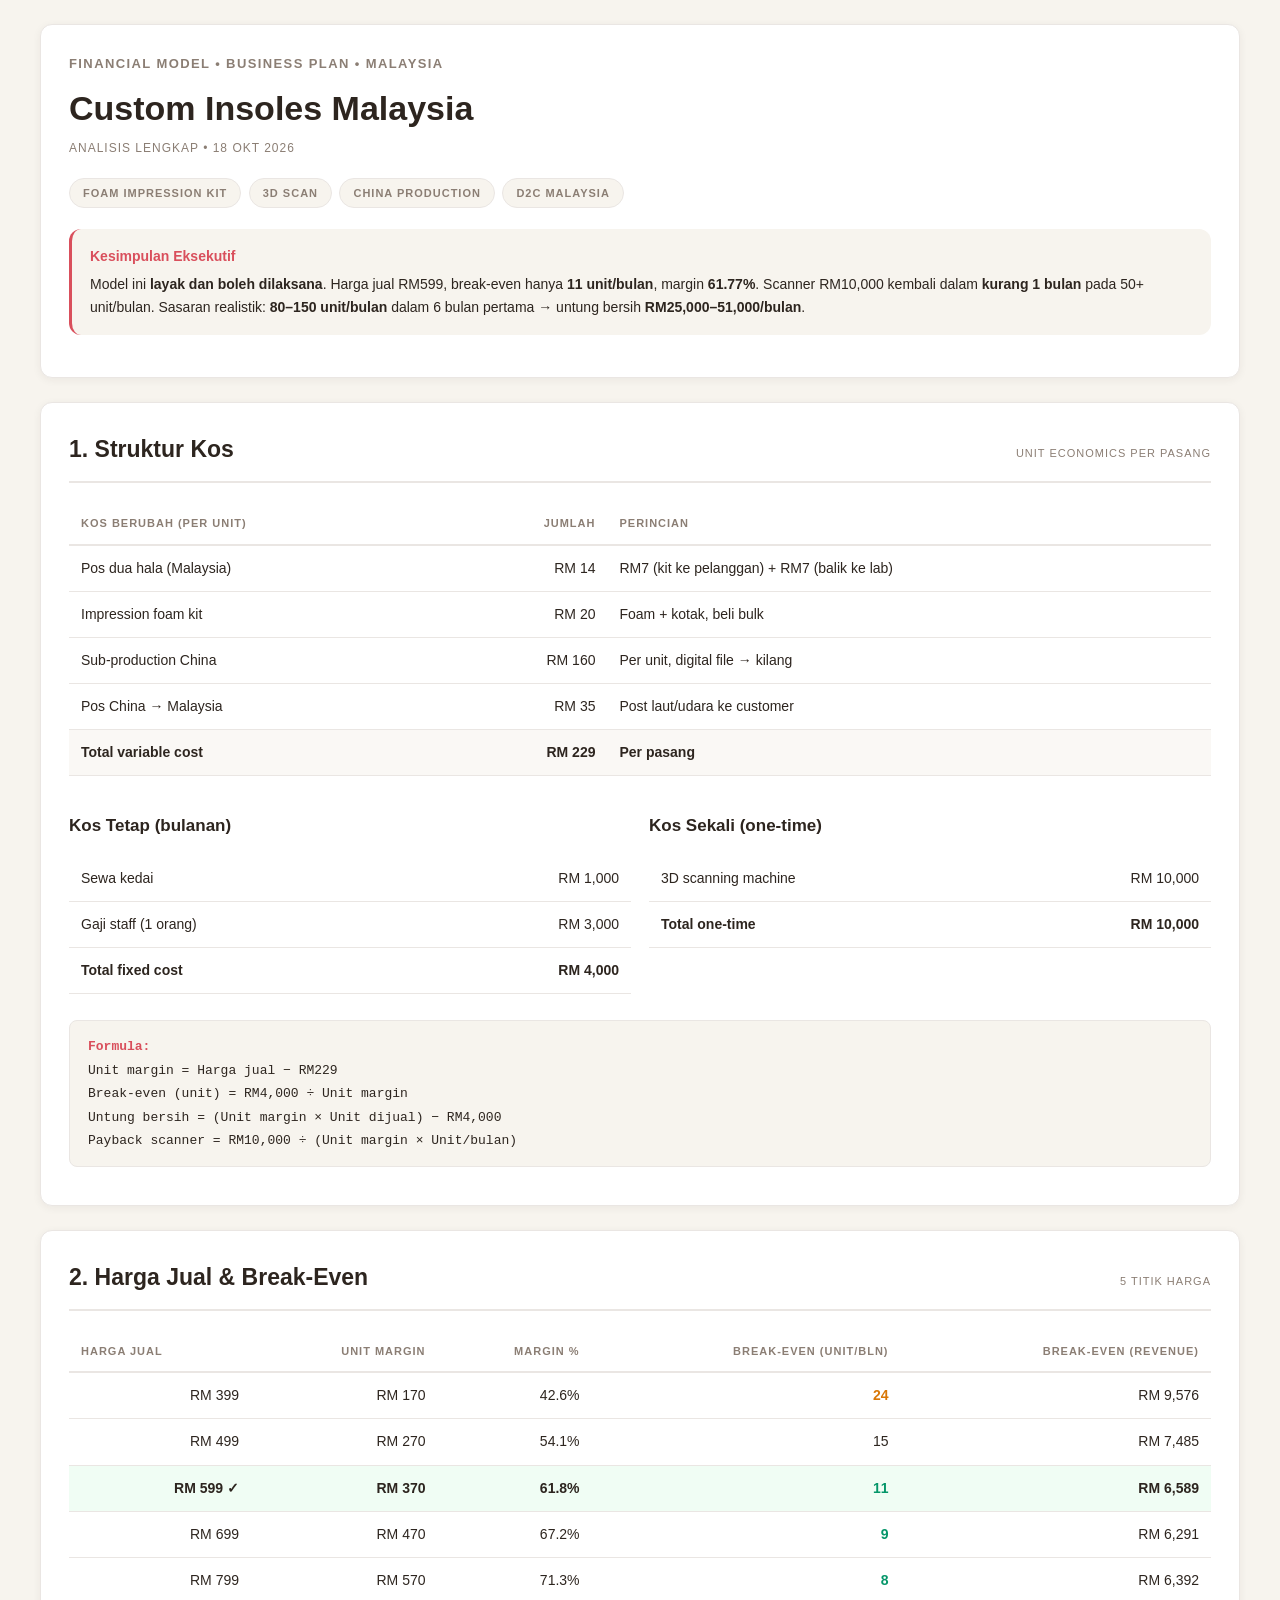
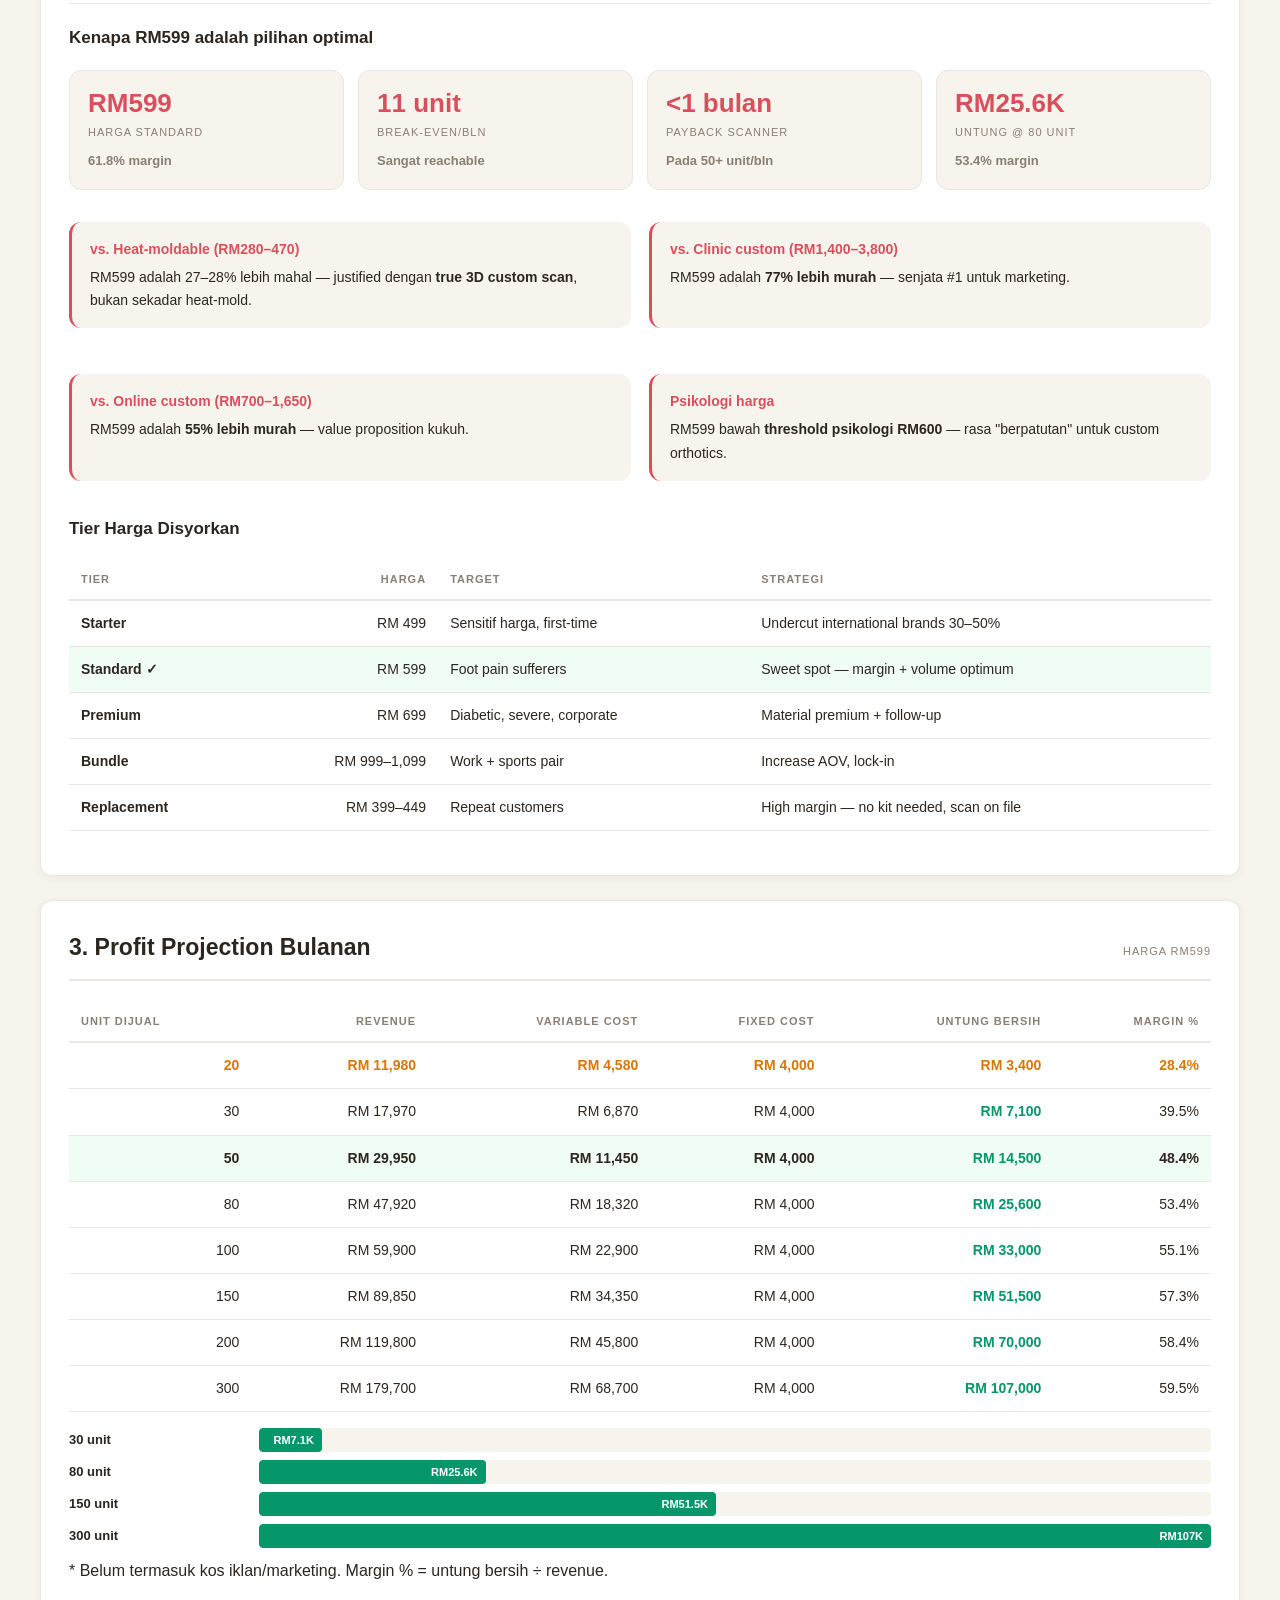
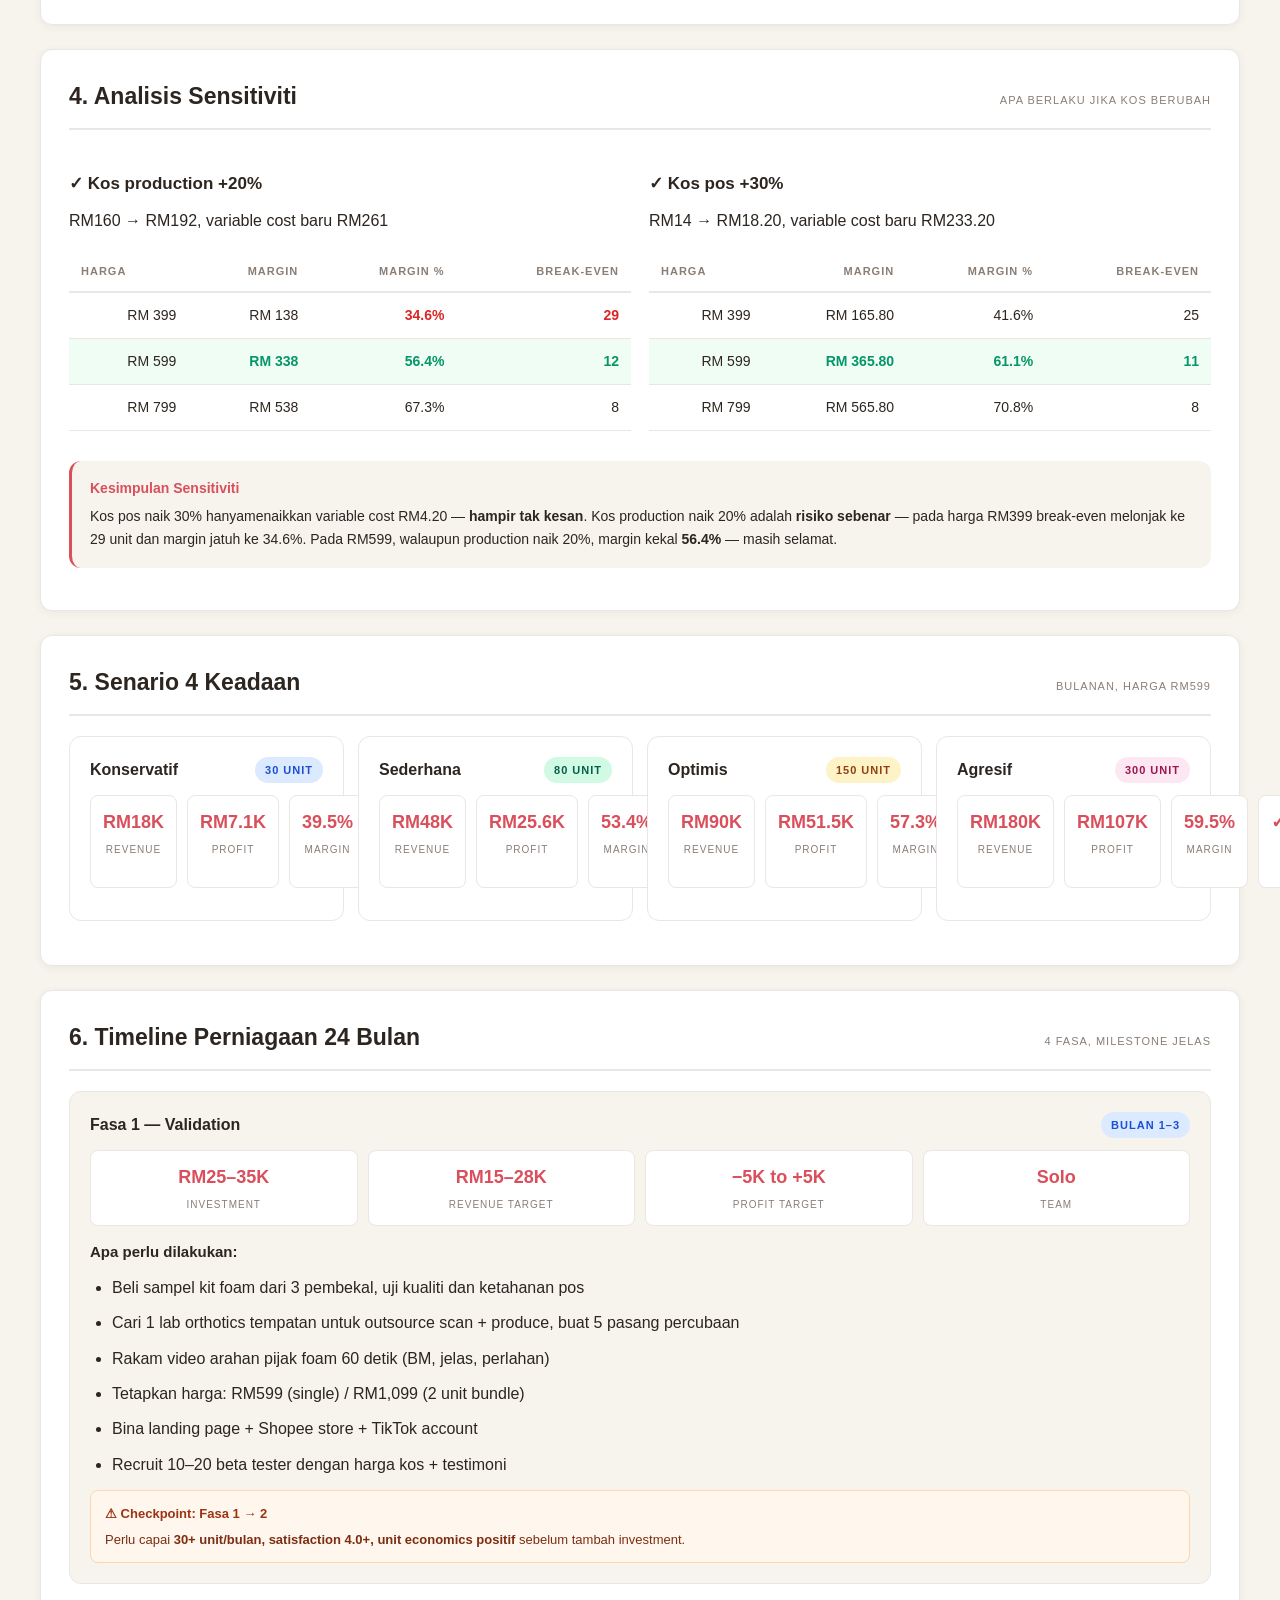
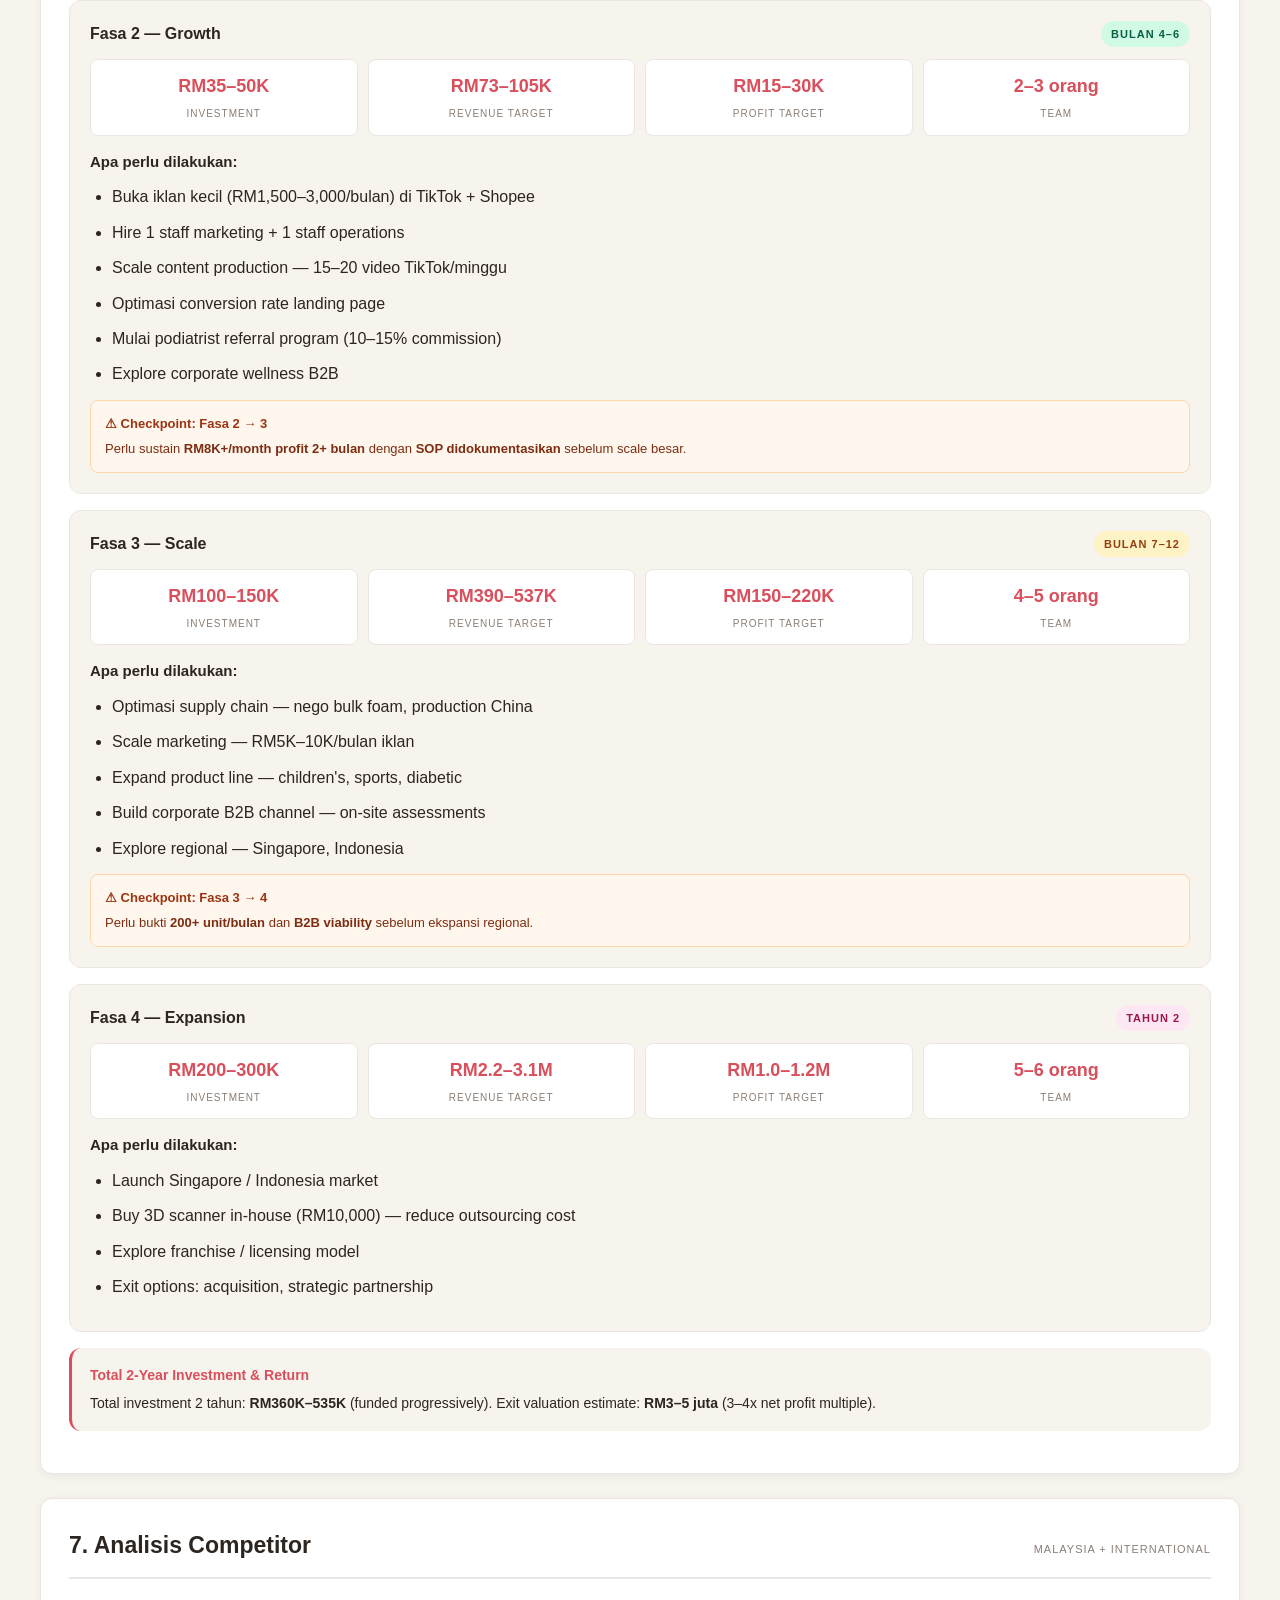
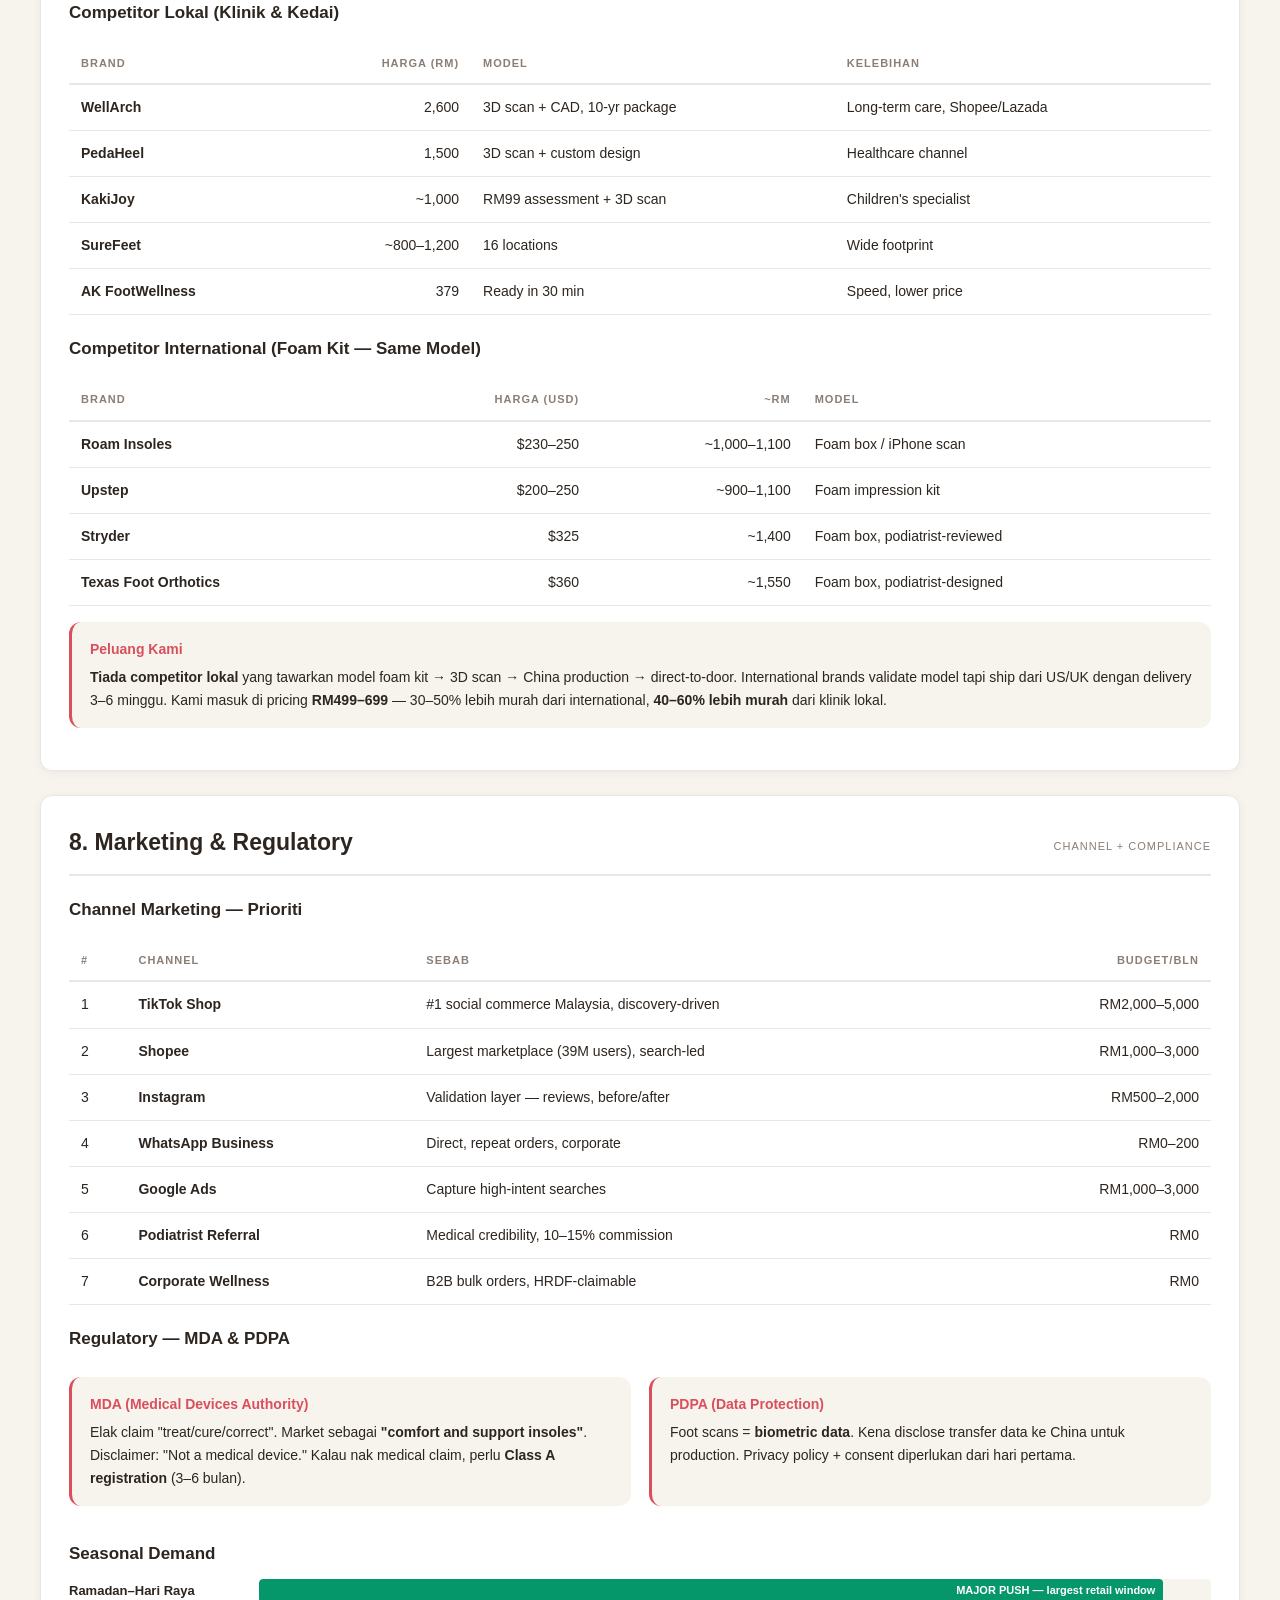
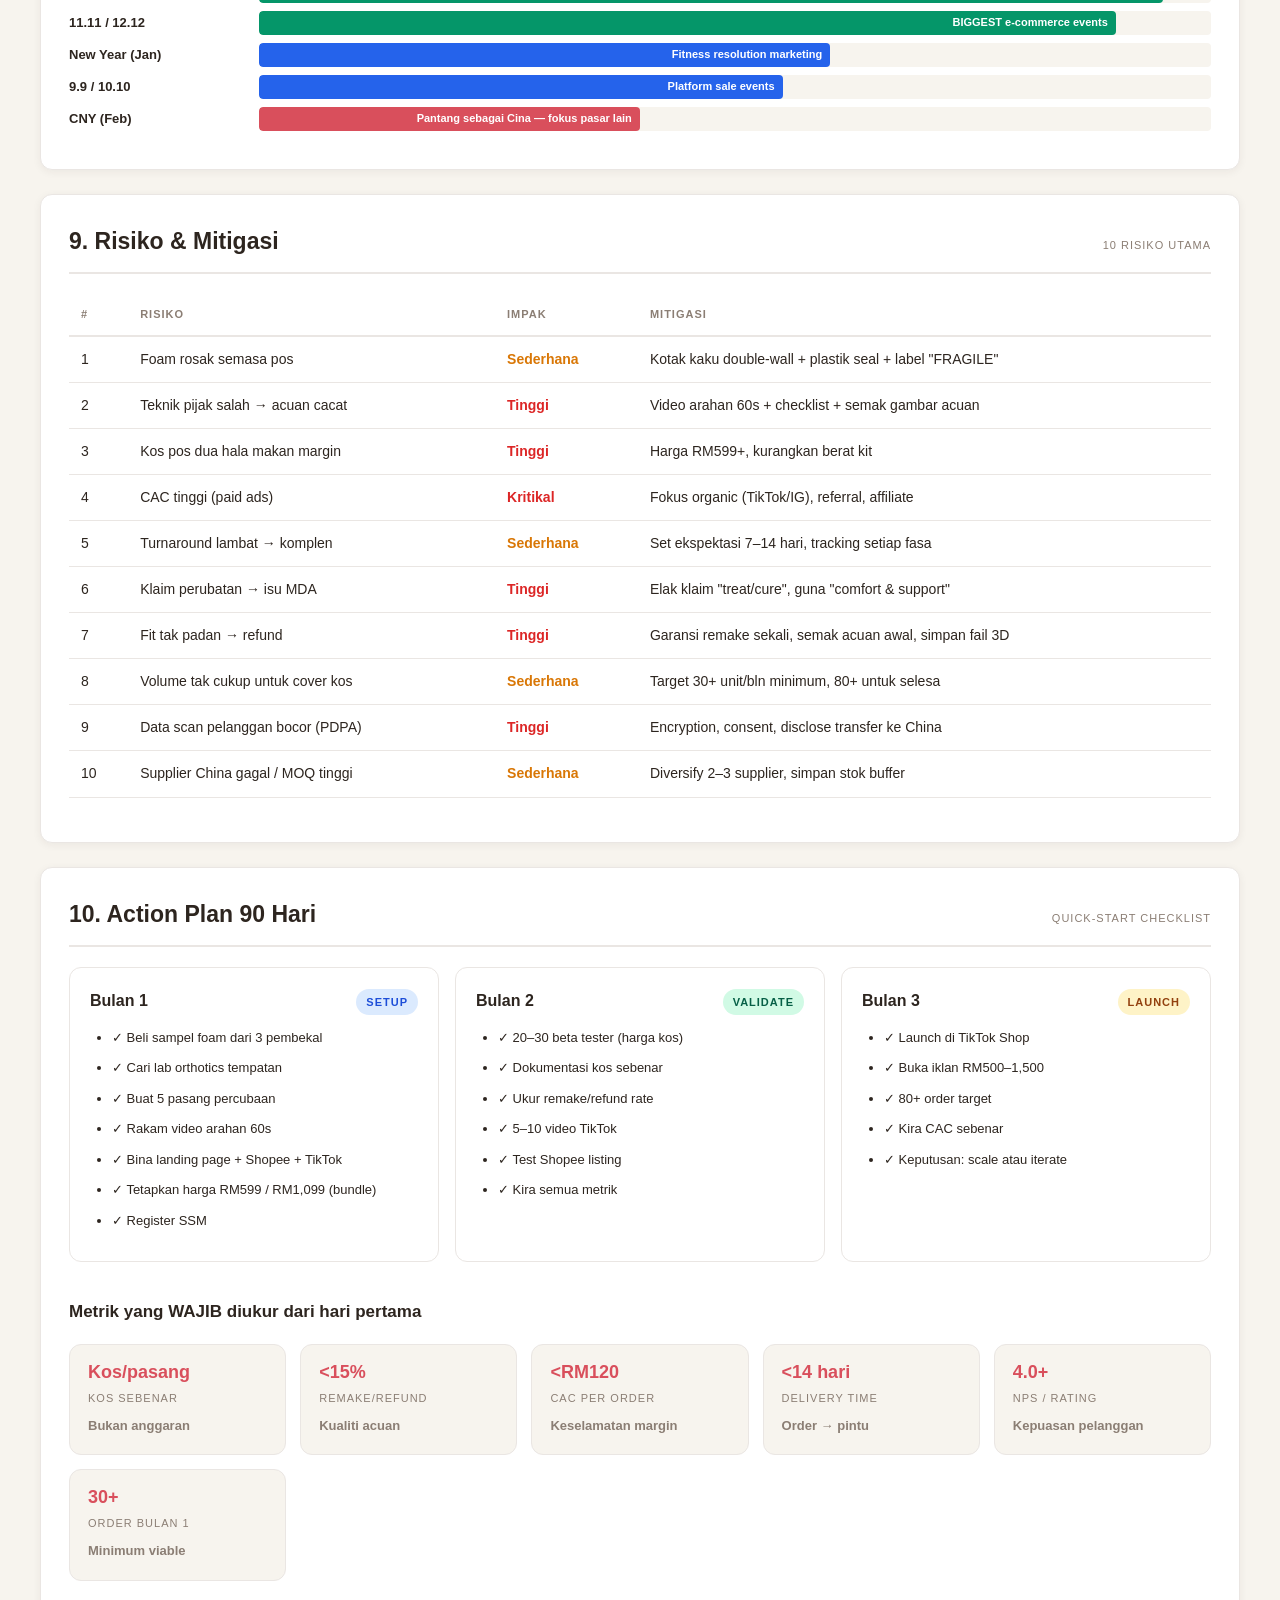
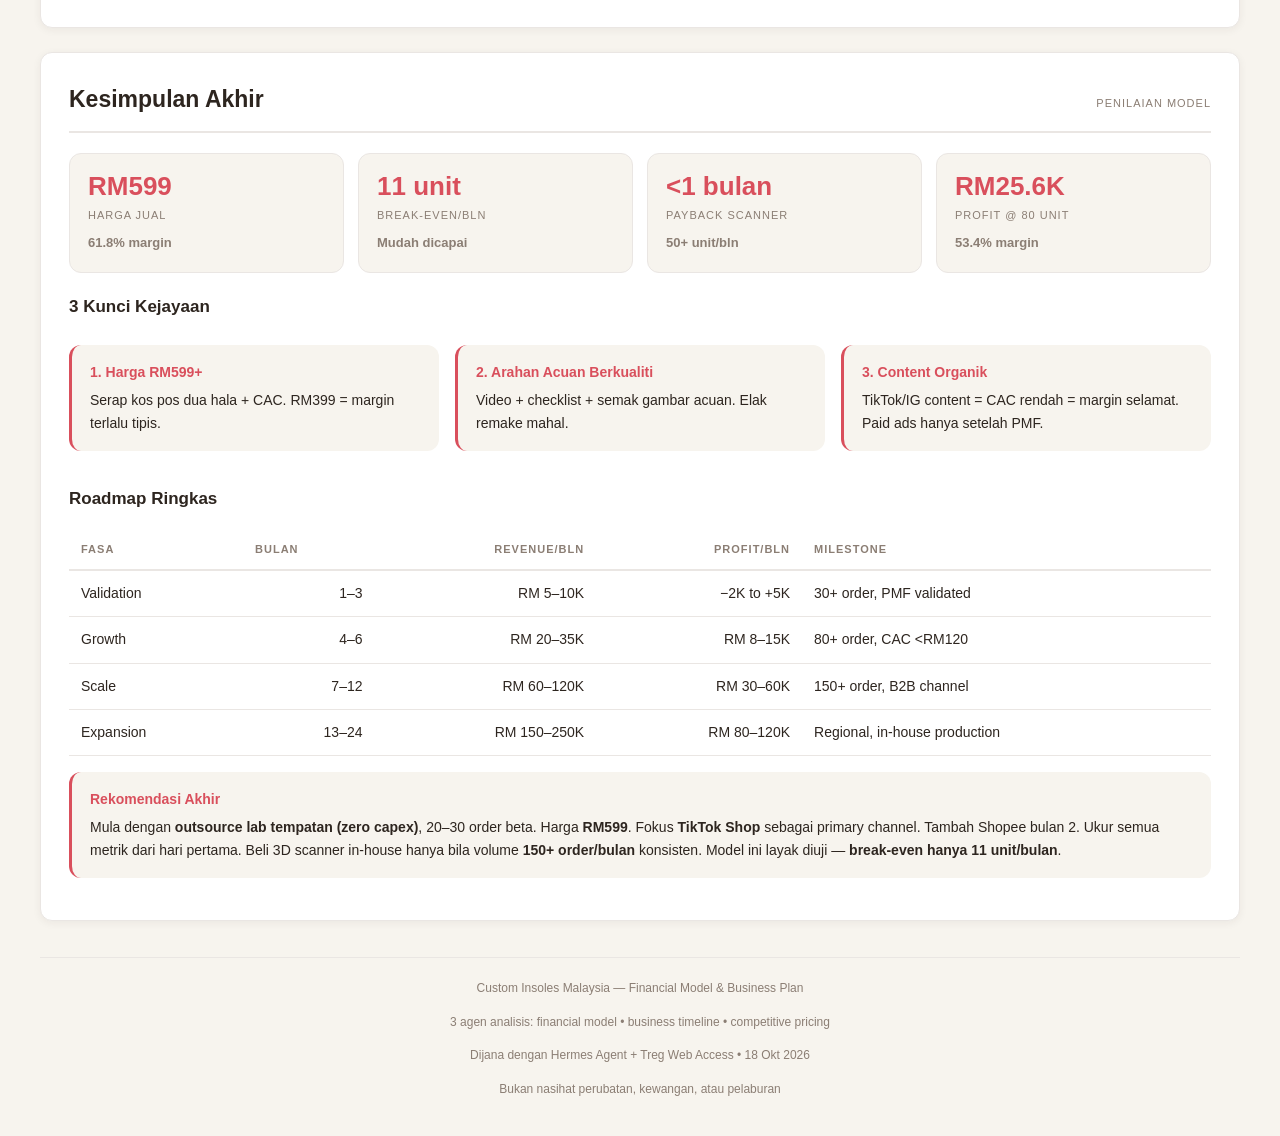
<file: financial-model/index.html>
<!DOCTYPE html>
<html lang="ms">
<head>
<meta charset="UTF-8">
<meta name="viewport" content="width=device-width, initial-scale=1.0">
<title>Custom Insoles Malaysia — Financial Model & Business Plan</title>
<style>
:root{--bg:#F7F4EE;--card:#FFF;--text:#2D251F;--text2:#8B7E74;--accent:#D94F5C;--border:#EAE6E3;--shadow:0 2px 8px rgba(45,37,31,.06);--radius:12px;--green:#059669;--amber:#D97706;--red:#DC2626;--blue:#2563EB}
*{margin:0;padding:0;box-sizing:border-box}
body{font-family:-apple-system,BlinkMacSystemFont,"Segoe UI",Roboto,Arial,sans-serif;background:var(--bg);color:var(--text);line-height:1.65;padding:24px}
.container{max-width:1200px;margin:0 auto}
.card{background:var(--card);border-radius:var(--radius);box-shadow:var(--shadow);padding:28px;margin-bottom:24px;border:1px solid var(--border)}
h1{font-size:34px;font-weight:800;margin-bottom:10px;line-height:1.2}
h2{font-size:23px;font-weight:700;margin-bottom:16px}
h3{font-size:17px;font-weight:650;margin:20px 0 10px}
h4{font-size:15px;font-weight:600;margin:14px 0 6px;color:var(--text)}
p{margin-bottom:12px}
.subtitle{color:var(--text2);font-size:13px;text-transform:uppercase;letter-spacing:1.4px;margin-bottom:14px;font-weight:600}
.meta{color:var(--text2);font-size:12px;text-transform:uppercase;letter-spacing:1px;margin-bottom:16px}
.kpi-grid{display:grid;grid-template-columns:repeat(auto-fit,minmax(190px,1fr));gap:14px;margin:18px 0}
.kpi{background:var(--bg);border-radius:var(--radius);padding:18px;border:1px solid var(--border)}
.kpi-value{font-size:26px;font-weight:750;color:var(--accent);line-height:1.1}
.kpi-label{font-size:11px;text-transform:uppercase;letter-spacing:1px;color:var(--text2);margin-top:6px}
.kpi-note{font-size:13px;font-weight:600;margin-top:8px;color:var(--text2)}
ul,ol{padding-left:22px;margin:10px 0}
li{margin-bottom:9px}
.tag{display:inline-block;background:var(--bg);border:1px solid var(--border);border-radius:50px;padding:5px 13px;font-size:11px;text-transform:uppercase;letter-spacing:1px;color:var(--text2);margin:3px 3px 3px 0;font-weight:600}
.sec-head{display:flex;justify-content:space-between;align-items:baseline;border-bottom:2px solid var(--border);padding-bottom:12px;margin-bottom:20px;flex-wrap:wrap;gap:8px}
.sec-head h2{margin:0}
.sec-meta{font-size:11px;text-transform:uppercase;letter-spacing:1px;color:var(--text2)}
table{width:100%;border-collapse:collapse;margin:16px 0;font-size:14px}
th{text-align:left;font-size:11px;text-transform:uppercase;letter-spacing:1px;color:var(--text2);padding:11px 12px;border-bottom:2px solid var(--border);font-weight:700}
td{padding:11px 12px;border-bottom:1px solid var(--border);vertical-align:top}
tr:hover td{background:#FAF8F5}
.num{text-align:right;font-variant-numeric:tabular-nums}
.up{color:var(--green);font-weight:600}
.down{color:var(--red);font-weight:600}
.warn{color:var(--amber);font-weight:600}
.grid2{display:grid;grid-template-columns:1fr 1fr;gap:18px}
.grid3{display:grid;grid-template-columns:repeat(auto-fit,minmax(240px,1fr));gap:16px}
.grid4{display:grid;grid-template-columns:repeat(auto-fit,minmax(200px,1fr));gap:14px}
.insight{background:var(--bg);border-radius:var(--radius);padding:16px 18px;border-left:3px solid var(--accent);margin:14px 0}
.insight-title{font-weight:700;margin-bottom:5px;font-size:14px;color:var(--accent)}
.insight-text{font-size:14px;color:var(--text)}
.warnbox{background:#FEF6F0;border-left:3px solid var(--amber)}
.warnbox .insight-title{color:var(--amber)}
.step{display:flex;gap:16px;padding:16px 0;border-bottom:1px solid var(--border)}
.step:last-child{border-bottom:none}
.step-num{flex-shrink:0;width:38px;height:38px;border-radius:50%;background:var(--accent);color:#fff;display:flex;align-items:center;justify-content:center;font-weight:700;font-size:15px}
.step-body{flex:1}
.step-title{font-weight:700;font-size:15px;margin-bottom:4px}
.step-text{font-size:14px;color:var(--text2);margin-bottom:6px}
.step-tags{margin-top:6px}
.step-tags span{display:inline-block;background:var(--bg);border:1px solid var(--border);border-radius:4px;padding:2px 8px;font-size:11px;color:var(--text2);margin-right:6px;font-weight:600}
.bar-wrap{margin:10px 0}
.bar-row{display:flex;align-items:center;gap:10px;margin-bottom:8px;font-size:13px}
.bar-label{width:180px;flex-shrink:0;font-weight:600;font-size:13px}
.bar-track{flex:1;height:24px;background:var(--bg);border-radius:4px;overflow:hidden;position:relative}
.bar-fill{height:100%;border-radius:4px;display:flex;align-items:center;justify-content:flex-end;padding-right:8px;color:#fff;font-size:11px;font-weight:700;min-width:60px}
.bar-fill.g{background:var(--green)}.bar-fill.a{background:var(--amber)}.bar-fill.b{background:var(--blue)}.bar-fill.r{background:var(--accent)}
.phase{border:1px solid var(--border);border-radius:var(--radius);padding:20px;margin-bottom:16px;background:var(--bg)}
.phase-header{display:flex;justify-content:space-between;align-items:center;margin-bottom:12px}
.phase-title{font-weight:700;font-size:16px}
.phase-badge{font-size:11px;text-transform:uppercase;letter-spacing:1px;padding:4px 10px;border-radius:50px;font-weight:700}
.phase-badge.p1{background:#DBEAFE;color:#1D4ED8}.phase-badge.p2{background:#D1FAE5;color:#065F46}.phase-badge.p3{background:#FEF3C7;color:#92400E}.phase-badge.p4{background:#FCE7F3;color:#9D174D}
.phase-stats{display:grid;grid-template-columns:repeat(4,1fr);gap:10px;margin:12px 0}
.phase-stat{text-align:center;padding:12px;background:var(--card);border-radius:8px;border:1px solid var(--border)}
.phase-stat-val{font-size:18px;font-weight:700;color:var(--accent)}
.phase-stat-label{font-size:10px;text-transform:uppercase;letter-spacing:1px;color:var(--text2);margin-top:4px}
.checkpoint{background:#FFF7ED;border:1px solid #FED7AA;border-radius:8px;padding:12px 14px;margin-top:12px}
.checkpoint-title{font-weight:700;color:#9A3412;font-size:13px;margin-bottom:4px}
.checkpoint-text{font-size:13px;color:#7C2D12}
.source{font-size:12px;color:var(--text2);margin-top:10px;line-height:1.7}
.source a{color:var(--accent);text-decoration:none}
.footer{text-align:center;color:var(--text2);font-size:12px;margin-top:36px;padding-top:20px;border-top:1px solid var(--border);line-height:1.8}
.formula{background:var(--bg);border:1px solid var(--border);border-radius:8px;padding:14px 18px;margin:10px 0;font-family:monospace;font-size:13px;line-height:1.8}
.formula strong{color:var(--accent)}
@media(max-width:768px){.grid2,.grid3,.grid4{grid-template-columns:1fr}.bar-label{width:130px;font-size:12px}h1{font-size:25px}h2{font-size:20px}body{padding:14px}.card{padding:18px}table{font-size:13px}td,th{padding:8px}.phase-stats{grid-template-columns:1fr 1fr}}
</style>
</head>
<body>
<div class="container">

<div class="card">
  <div class="subtitle">Financial Model • Business Plan • Malaysia</div>
  <h1>Custom Insoles Malaysia</h1>
  <p class="meta">Analisis Lengkap • 18 Okt 2026</p>
  <div>
    <span class="tag">Foam Impression Kit</span>
    <span class="tag">3D Scan</span>
    <span class="tag">China Production</span>
    <span class="tag">D2C Malaysia</span>
  </div>
  <div class="insight" style="margin-top:18px">
    <div class="insight-title">Kesimpulan Eksekutif</div>
    <div class="insight-text">Model ini <strong>layak dan boleh dilaksana</strong>. Harga jual RM599, break-even hanya <strong>11 unit/bulan</strong>, margin <strong>61.77%</strong>. Scanner RM10,000 kembali dalam <strong>kurang 1 bulan</strong> pada 50+ unit/bulan. Sasaran realistik: <strong>80–150 unit/bulan</strong> dalam 6 bulan pertama → untung bersih <strong>RM25,000–51,000/bulan</strong>.</div>
  </div>
</div>

<!-- ==================== SECTION 1: KOS & UNIT ECONOMICS ==================== -->
<div class="card">
  <div class="sec-head"><h2>1. Struktur Kos</h2><span class="sec-meta">Unit economics per pasang</span></div>
  <table>
    <tr><th>Kos berubah (per unit)</th><th class="num">Jumlah</th><th>Perincian</th></tr>
    <tr><td>Pos dua hala (Malaysia)</td><td class="num">RM 14</td><td>RM7 (kit ke pelanggan) + RM7 (balik ke lab)</td></tr>
    <tr><td>Impression foam kit</td><td class="num">RM 20</td><td>Foam + kotak, beli bulk</td></tr>
    <tr><td>Sub-production China</td><td class="num">RM 160</td><td>Per unit, digital file → kilang</td></tr>
    <tr><td>Pos China → Malaysia</td><td class="num">RM 35</td><td>Post laut/udara ke customer</td></tr>
    <tr style="background:#FAF8F5;font-weight:700"><td><strong>Total variable cost</strong></td><td class="num"><strong>RM 229</strong></td><td>Per pasang</td></tr>
  </table>
  <div class="grid2" style="margin-top:16px">
    <div>
      <h3>Kos Tetap (bulanan)</h3>
      <table>
        <tr><td>Sewa kedai</td><td class="num">RM 1,000</td></tr>
        <tr><td>Gaji staff (1 orang)</td><td class="num">RM 3,000</td></tr>
        <tr style="font-weight:700"><td><strong>Total fixed cost</strong></td><td class="num"><strong>RM 4,000</strong></td></tr>
      </table>
    </div>
    <div>
      <h3>Kos Sekali (one-time)</h3>
      <table>
        <tr><td>3D scanning machine</td><td class="num">RM 10,000</td></tr>
        <tr style="font-weight:700"><td><strong>Total one-time</strong></td><td class="num"><strong>RM 10,000</strong></td></tr>
      </table>
    </div>
  </div>
  <div class="formula">
    <strong>Formula:</strong><br>
    Unit margin = Harga jual − RM229<br>
    Break-even (unit) = RM4,000 ÷ Unit margin<br>
    Untung bersih = (Unit margin × Unit dijual) − RM4,000<br>
    Payback scanner = RM10,000 ÷ (Unit margin × Unit/bulan)
  </div>
</div>

<!-- ==================== SECTION 2: PRICING & BREAK-EVEN ==================== -->
<div class="card">
  <div class="sec-head"><h2>2. Harga Jual & Break-Even</h2><span class="sec-meta">5 titik harga</span></div>
  <table>
    <tr><th>Harga Jual</th><th class="num">Unit Margin</th><th class="num">Margin %</th><th class="num">Break-Even (unit/bln)</th><th class="num">Break-Even (revenue)</th></tr>
    <tr><td class="num">RM 399</td><td class="num">RM 170</td><td class="num">42.6%</td><td class="num warn">24</td><td class="num">RM 9,576</td></tr>
    <tr><td class="num">RM 499</td><td class="num">RM 270</td><td class="num">54.1%</td><td class="num">15</td><td class="num">RM 7,485</td></tr>
    <tr style="background:#F0FDF4"><td class="num"><strong>RM 599 ✓</strong></td><td class="num"><strong>RM 370</strong></td><td class="num"><strong>61.8%</strong></td><td class="num up"><strong>11</strong></td><td class="num"><strong>RM 6,589</strong></td></tr>
    <tr><td class="num">RM 699</td><td class="num">RM 470</td><td class="num">67.2%</td><td class="num up">9</td><td class="num">RM 6,291</td></tr>
    <tr><td class="num">RM 799</td><td class="num">RM 570</td><td class="num">71.3%</td><td class="num up">8</td><td class="num">RM 6,392</td></tr>
  </table>

  <h3>Kenapa RM599 adalah pilihan optimal</h3>
  <div class="kpi-grid">
    <div class="kpi"><div class="kpi-value">RM599</div><div class="kpi-label">Harga Standard</div><div class="kpi-note">61.8% margin</div></div>
    <div class="kpi"><div class="kpi-value">11 unit</div><div class="kpi-label">Break-even/bln</div><div class="kpi-note">Sangat reachable</div></div>
    <div class="kpi"><div class="kpi-value">&lt;1 bulan</div><div class="kpi-label">Payback scanner</div><div class="kpi-note">Pada 50+ unit/bln</div></div>
    <div class="kpi"><div class="kpi-value">RM25.6K</div><div class="kpi-label">Untung @ 80 unit</div><div class="kpi-note">53.4% margin</div></div>
  </div>

  <div class="grid2">
    <div class="insight">
      <div class="insight-title">vs. Heat-moldable (RM280–470)</div>
      <div class="insight-text">RM599 adalah 27–28% lebih mahal — justified dengan <strong>true 3D custom scan</strong>, bukan sekadar heat-mold.</div>
    </div>
    <div class="insight">
      <div class="insight-title">vs. Clinic custom (RM1,400–3,800)</div>
      <div class="insight-text">RM599 adalah <strong>77% lebih murah</strong> — senjata #1 untuk marketing.</div>
    </div>
    <div class="insight">
      <div class="insight-title">vs. Online custom (RM700–1,650)</div>
      <div class="insight-text">RM599 adalah <strong>55% lebih murah</strong> — value proposition kukuh.</div>
    </div>
    <div class="insight">
      <div class="insight-title">Psikologi harga</div>
      <div class="insight-text">RM599 bawah <strong>threshold psikologi RM600</strong> — rasa "berpatutan" untuk custom orthotics.</div>
    </div>
  </div>

  <h3>Tier Harga Disyorkan</h3>
  <table>
    <tr><th>Tier</th><th class="num">Harga</th><th>Target</th><th>Strategi</th></tr>
    <tr><td><strong>Starter</strong></td><td class="num">RM 499</td><td>Sensitif harga, first-time</td><td>Undercut international brands 30–50%</td></tr>
    <tr style="background:#F0FDF4"><td><strong>Standard ✓</strong></td><td class="num">RM 599</td><td>Foot pain sufferers</td><td>Sweet spot — margin + volume optimum</td></tr>
    <tr><td><strong>Premium</strong></td><td class="num">RM 699</td><td>Diabetic, severe, corporate</td><td>Material premium + follow-up</td></tr>
    <tr><td><strong>Bundle</strong></td><td class="num">RM 999–1,099</td><td>Work + sports pair</td><td>Increase AOV, lock-in</td></tr>
    <tr><td><strong>Replacement</strong></td><td class="num">RM 399–449</td><td>Repeat customers</td><td>High margin — no kit needed, scan on file</td></tr>
  </table>
</div>

<!-- ==================== SECTION 3: PROFIT PROJECTION ==================== -->
<div class="card">
  <div class="sec-head"><h2>3. Profit Projection Bulanan</h2><span class="sec-meta">Harga RM599</span></div>
  <table>
    <tr><th>Unit Dijual</th><th class="num">Revenue</th><th class="num">Variable Cost</th><th class="num">Fixed Cost</th><th class="num">Untung Bersih</th><th class="num">Margin %</th></tr>
    <tr class="warn"><td class="num">20</td><td class="num">RM 11,980</td><td class="num">RM 4,580</td><td class="num">RM 4,000</td><td class="num warn">RM 3,400</td><td class="num">28.4%</td></tr>
    <tr><td class="num">30</td><td class="num">RM 17,970</td><td class="num">RM 6,870</td><td class="num">RM 4,000</td><td class="num up">RM 7,100</td><td class="num">39.5%</td></tr>
    <tr style="background:#F0FDF4"><td class="num"><strong>50</strong></td><td class="num"><strong>RM 29,950</strong></td><td class="num"><strong>RM 11,450</strong></td><td class="num"><strong>RM 4,000</strong></td><td class="num up"><strong>RM 14,500</strong></td><td class="num"><strong>48.4%</strong></td></tr>
    <tr><td class="num">80</td><td class="num">RM 47,920</td><td class="num">RM 18,320</td><td class="num">RM 4,000</td><td class="num up">RM 25,600</td><td class="num">53.4%</td></tr>
    <tr><td class="num">100</td><td class="num">RM 59,900</td><td class="num">RM 22,900</td><td class="num">RM 4,000</td><td class="num up">RM 33,000</td><td class="num">55.1%</td></tr>
    <tr><td class="num">150</td><td class="num">RM 89,850</td><td class="num">RM 34,350</td><td class="num">RM 4,000</td><td class="num up">RM 51,500</td><td class="num">57.3%</td></tr>
    <tr><td class="num">200</td><td class="num">RM 119,800</td><td class="num">RM 45,800</td><td class="num">RM 4,000</td><td class="num up">RM 70,000</td><td class="num">58.4%</td></tr>
    <tr><td class="num">300</td><td class="num">RM 179,700</td><td class="num">RM 68,700</td><td class="num">RM 4,000</td><td class="num up">RM 107,000</td><td class="num">59.5%</td></tr>
  </table>

  <div class="bar-wrap">
    <div class="bar-row"><div class="bar-label">30 unit</div><div class="bar-track"><div class="bar-fill g" style="width:6.6%">RM7.1K</div></div></div>
    <div class="bar-row"><div class="bar-label">80 unit</div><div class="bar-track"><div class="bar-fill g" style="width:23.8%">RM25.6K</div></div></div>
    <div class="bar-row"><div class="bar-label">150 unit</div><div class="bar-track"><div class="bar-fill g" style="width:48%">RM51.5K</div></div></div>
    <div class="bar-row"><div class="bar-label">300 unit</div><div class="bar-track"><div class="bar-fill g" style="width:100%">RM107K</div></div></div>
  </div>
  <p class="note">* Belum termasuk kos iklan/marketing. Margin % = untung bersih ÷ revenue.</p>
</div>

<!-- ==================== SECTION 4: SENSITIVITY ==================== -->
<div class="card">
  <div class="sec-head"><h2>4. Analisis Sensitiviti</h2><span class="sec-meta">Apa berlaku jika kos berubah</span></div>
  <div class="grid2">
    <div>
      <h3>✓ Kos production +20%</h3>
      <p class="note">RM160 → RM192, variable cost baru RM261</p>
      <table>
        <tr><th>Harga</th><th class="num">Margin</th><th class="num">Margin %</th><th class="num">Break-even</th></tr>
        <tr><td class="num">RM 399</td><td class="num">RM 138</td><td class="num down">34.6%</td><td class="num down">29</td></tr>
        <tr style="background:#F0FDF4"><td class="num">RM 599</td><td class="num up">RM 338</td><td class="num up">56.4%</td><td class="num up">12</td></tr>
        <tr><td class="num">RM 799</td><td class="num">RM 538</td><td class="num">67.3%</td><td class="num">8</td></tr>
      </table>
    </div>
    <div>
      <h3>✓ Kos pos +30%</h3>
      <p class="note">RM14 → RM18.20, variable cost baru RM233.20</p>
      <table>
        <tr><th>Harga</th><th class="num">Margin</th><th class="num">Margin %</th><th class="num">Break-even</th></tr>
        <tr><td class="num">RM 399</td><td class="num">RM 165.80</td><td class="num">41.6%</td><td class="num">25</td></tr>
        <tr style="background:#F0FDF4"><td class="num">RM 599</td><td class="num up">RM 365.80</td><td class="num up">61.1%</td><td class="num up">11</td></tr>
        <tr><td class="num">RM 799</td><td class="num">RM 565.80</td><td class="num">70.8%</td><td class="num">8</td></tr>
      </table>
    </div>
  </div>
  <div class="insight">
    <div class="insight-title">Kesimpulan Sensitiviti</div>
    <div class="insight-text">Kos pos naik 30% hanyamenaikkan variable cost RM4.20 — <strong>hampir tak kesan</strong>. Kos production naik 20% adalah <strong>risiko sebenar</strong> — pada harga RM399 break-even melonjak ke 29 unit dan margin jatuh ke 34.6%. Pada RM599, walaupun production naik 20%, margin kekal <strong>56.4%</strong> — masih selamat.</div>
  </div>
</div>

<!-- ==================== SECTION 5: SCENARIO ==================== -->
<div class="card">
  <div class="sec-head"><h2>5. Senario 4 Keadaan</h2><span class="sec-meta">Bulanan, harga RM599</span></div>
  <div class="grid4">
    <div class="phase" style="background:var(--card)">
      <div class="phase-header"><span class="phase-title">Konservatif</span><span class="phase-badge p1">30 unit</span></div>
      <div class="phase-stats">
        <div class="phase-stat"><div class="phase-stat-val">RM18K</div><div class="phase-stat-label">Revenue</div></div>
        <div class="phase-stat"><div class="phase-stat-val up">RM7.1K</div><div class="phase-stat-label">Profit</div></div>
        <div class="phase-stat"><div class="phase-stat-val">39.5%</div><div class="phase-stat-label">Margin</div></div>
        <div class="phase-stat"><div class="phase-stat-val">✓</div><div class="phase-stat-label">Break-even</div></div>
      </div>
    </div>
    <div class="phase" style="background:var(--card)">
      <div class="phase-header"><span class="phase-title">Sederhana</span><span class="phase-badge p2">80 unit</span></div>
      <div class="phase-stats">
        <div class="phase-stat"><div class="phase-stat-val">RM48K</div><div class="phase-stat-label">Revenue</div></div>
        <div class="phase-stat"><div class="phase-stat-val up">RM25.6K</div><div class="phase-stat-label">Profit</div></div>
        <div class="phase-stat"><div class="phase-stat-val">53.4%</div><div class="phase-stat-label">Margin</div></div>
        <div class="phase-stat"><div class="phase-stat-val">✓✓</div><div class="phase-stat-label">Break-even</div></div>
      </div>
    </div>
    <div class="phase" style="background:var(--card)">
      <div class="phase-header"><span class="phase-title">Optimis</span><span class="phase-badge p3">150 unit</span></div>
      <div class="phase-stats">
        <div class="phase-stat"><div class="phase-stat-val">RM90K</div><div class="phase-stat-label">Revenue</div></div>
        <div class="phase-stat"><div class="phase-stat-val up">RM51.5K</div><div class="phase-stat-label">Profit</div></div>
        <div class="phase-stat"><div class="phase-stat-val">57.3%</div><div class="phase-stat-label">Margin</div></div>
        <div class="phase-stat"><div class="phase-stat-val">✓✓✓</div><div class="phase-stat-label">Break-even</div></div>
      </div>
    </div>
    <div class="phase" style="background:var(--card)">
      <div class="phase-header"><span class="phase-title">Agresif</span><span class="phase-badge p4">300 unit</span></div>
      <div class="phase-stats">
        <div class="phase-stat"><div class="phase-stat-val">RM180K</div><div class="phase-stat-label">Revenue</div></div>
        <div class="phase-stat"><div class="phase-stat-val up">RM107K</div><div class="phase-stat-label">Profit</div></div>
        <div class="phase-stat"><div class="phase-stat-val">59.5%</div><div class="phase-stat-label">Margin</div></div>
        <div class="phase-stat"><div class="phase-stat-val">✓✓✓✓</div><div class="phase-stat-label">Break-even</div></div>
      </div>
    </div>
  </div>
</div>

<!-- ==================== SECTION 6: TIMELINE ==================== -->
<div class="card">
  <div class="sec-head"><h2>6. Timeline Perniagaan 24 Bulan</h2><span class="sec-meta">4 fasa, milestone jelas</span></div>

  <div class="phase">
    <div class="phase-header"><span class="phase-title">Fasa 1 — Validation</span><span class="phase-badge p1">Bulan 1–3</span></div>
    <div class="phase-stats">
      <div class="phase-stat"><div class="phase-stat-val">RM25–35K</div><div class="phase-stat-label">Investment</div></div>
      <div class="phase-stat"><div class="phase-stat-val">RM15–28K</div><div class="phase-stat-label">Revenue Target</div></div>
      <div class="phase-stat"><div class="phase-stat-val">−5K to +5K</div><div class="phase-stat-label">Profit Target</div></div>
      <div class="phase-stat"><div class="phase-stat-val">Solo</div><div class="phase-stat-label">Team</div></div>
    </div>
    <h4>Apa perlu dilakukan:</h4>
    <ul>
      <li>Beli sampel kit foam dari 3 pembekal, uji kualiti dan ketahanan pos</li>
      <li>Cari 1 lab orthotics tempatan untuk outsource scan + produce, buat 5 pasang percubaan</li>
      <li>Rakam video arahan pijak foam 60 detik (BM, jelas, perlahan)</li>
      <li>Tetapkan harga: RM599 (single) / RM1,099 (2 unit bundle)</li>
      <li>Bina landing page + Shopee store + TikTok account</li>
      <li>Recruit 10–20 beta tester dengan harga kos + testimoni</li>
    </ul>
    <div class="checkpoint">
      <div class="checkpoint-title">⚠ Checkpoint: Fasa 1 → 2</div>
      <div class="checkpoint-text">Perlu capai <strong>30+ unit/bulan, satisfaction 4.0+, unit economics positif</strong> sebelum tambah investment.</div>
    </div>
  </div>

  <div class="phase">
    <div class="phase-header"><span class="phase-title">Fasa 2 — Growth</span><span class="phase-badge p2">Bulan 4–6</span></div>
    <div class="phase-stats">
      <div class="phase-stat"><div class="phase-stat-val">RM35–50K</div><div class="phase-stat-label">Investment</div></div>
      <div class="phase-stat"><div class="phase-stat-val">RM73–105K</div><div class="phase-stat-label">Revenue Target</div></div>
      <div class="phase-stat"><div class="phase-stat-val">RM15–30K</div><div class="phase-stat-label">Profit Target</div></div>
      <div class="phase-stat"><div class="phase-stat-val">2–3 orang</div><div class="phase-stat-label">Team</div></div>
    </div>
    <h4>Apa perlu dilakukan:</h4>
    <ul>
      <li>Buka iklan kecil (RM1,500–3,000/bulan) di TikTok + Shopee</li>
      <li>Hire 1 staff marketing + 1 staff operations</li>
      <li>Scale content production — 15–20 video TikTok/minggu</li>
      <li>Optimasi conversion rate landing page</li>
      <li>Mulai podiatrist referral program (10–15% commission)</li>
      <li>Explore corporate wellness B2B</li>
    </ul>
    <div class="checkpoint">
      <div class="checkpoint-title">⚠ Checkpoint: Fasa 2 → 3</div>
      <div class="checkpoint-text">Perlu sustain <strong>RM8K+/month profit 2+ bulan</strong> dengan <strong>SOP didokumentasikan</strong> sebelum scale besar.</div>
    </div>
  </div>

  <div class="phase">
    <div class="phase-header"><span class="phase-title">Fasa 3 — Scale</span><span class="phase-badge p3">Bulan 7–12</span></div>
    <div class="phase-stats">
      <div class="phase-stat"><div class="phase-stat-val">RM100–150K</div><div class="phase-stat-label">Investment</div></div>
      <div class="phase-stat"><div class="phase-stat-val">RM390–537K</div><div class="phase-stat-label">Revenue Target</div></div>
      <div class="phase-stat"><div class="phase-stat-val">RM150–220K</div><div class="phase-stat-label">Profit Target</div></div>
      <div class="phase-stat"><div class="phase-stat-val">4–5 orang</div><div class="phase-stat-label">Team</div></div>
    </div>
    <h4>Apa perlu dilakukan:</h4>
    <ul>
      <li>Optimasi supply chain — nego bulk foam, production China</li>
      <li>Scale marketing — RM5K–10K/bulan iklan</li>
      <li>Expand product line — children's, sports, diabetic</li>
      <li>Build corporate B2B channel — on-site assessments</li>
      <li>Explore regional — Singapore, Indonesia</li>
    </ul>
    <div class="checkpoint">
      <div class="checkpoint-title">⚠ Checkpoint: Fasa 3 → 4</div>
      <div class="checkpoint-text">Perlu bukti <strong>200+ unit/bulan</strong> dan <strong>B2B viability</strong> sebelum ekspansi regional.</div>
    </div>
  </div>

  <div class="phase">
    <div class="phase-header"><span class="phase-title">Fasa 4 — Expansion</span><span class="phase-badge p4">Tahun 2</span></div>
    <div class="phase-stats">
      <div class="phase-stat"><div class="phase-stat-val">RM200–300K</div><div class="phase-stat-label">Investment</div></div>
      <div class="phase-stat"><div class="phase-stat-val">RM2.2–3.1M</div><div class="phase-stat-label">Revenue Target</div></div>
      <div class="phase-stat"><div class="phase-stat-val">RM1.0–1.2M</div><div class="phase-stat-label">Profit Target</div></div>
      <div class="phase-stat"><div class="phase-stat-val">5–6 orang</div><div class="phase-stat-label">Team</div></div>
    </div>
    <h4>Apa perlu dilakukan:</h4>
    <ul>
      <li>Launch Singapore / Indonesia market</li>
      <li>Buy 3D scanner in-house (RM10,000) — reduce outsourcing cost</li>
      <li>Explore franchise / licensing model</li>
      <li>Exit options: acquisition, strategic partnership</li>
    </ul>
  </div>

  <div class="insight">
    <div class="insight-title">Total 2-Year Investment & Return</div>
    <div class="insight-text">Total investment 2 tahun: <strong>RM360K–535K</strong> (funded progressively). Exit valuation estimate: <strong>RM3–5 juta</strong> (3–4x net profit multiple).</div>
  </div>
</div>

<!-- ==================== SECTION 7: COMPETITORS ==================== -->
<div class="card">
  <div class="sec-head"><h2>7. Analisis Competitor</h2><span class="sec-meta">Malaysia + International</span></div>
  <h3>Competitor Lokal (Klinik & Kedai)</h3>
  <table>
    <tr><th>Brand</th><th class="num">Harga (RM)</th><th>Model</th><th>Kelebihan</th></tr>
    <tr><td><strong>WellArch</strong></td><td class="num">2,600</td><td>3D scan + CAD, 10-yr package</td><td>Long-term care, Shopee/Lazada</td></tr>
    <tr><td><strong>PedaHeel</strong></td><td class="num">1,500</td><td>3D scan + custom design</td><td>Healthcare channel</td></tr>
    <tr><td><strong>KakiJoy</strong></td><td class="num">~1,000</td><td>RM99 assessment + 3D scan</td><td>Children's specialist</td></tr>
    <tr><td><strong>SureFeet</strong></td><td class="num">~800–1,200</td><td>16 locations</td><td>Wide footprint</td></tr>
    <tr><td><strong>AK FootWellness</strong></td><td class="num">379</td><td>Ready in 30 min</td><td>Speed, lower price</td></tr>
  </table>
  <h3>Competitor International (Foam Kit — Same Model)</h3>
  <table>
    <tr><th>Brand</th><th class="num">Harga (USD)</th><th class="num">~RM</th><th>Model</th></tr>
    <tr><td><strong>Roam Insoles</strong></td><td class="num">$230–250</td><td class="num">~1,000–1,100</td><td>Foam box / iPhone scan</td></tr>
    <tr><td><strong>Upstep</strong></td><td class="num">$200–250</td><td class="num">~900–1,100</td><td>Foam impression kit</td></tr>
    <tr><td><strong>Stryder</strong></td><td class="num">$325</td><td class="num">~1,400</td><td>Foam box, podiatrist-reviewed</td></tr>
    <tr><td><strong>Texas Foot Orthotics</strong></td><td class="num">$360</td><td class="num">~1,550</td><td>Foam box, podiatrist-designed</td></tr>
  </table>
  <div class="insight">
    <div class="insight-title">Peluang Kami</div>
    <div class="insight-text"><strong>Tiada competitor lokal</strong> yang tawarkan model foam kit → 3D scan → China production → direct-to-door. International brands validate model tapi ship dari US/UK dengan delivery 3–6 minggu. Kami masuk di pricing <strong>RM499–699</strong> — 30–50% lebih murah dari international, <strong>40–60% lebih murah</strong> dari klinik lokal.</div>
  </div>
</div>

<!-- ==================== SECTION 8: MARKETING & REGULATORY ==================== -->
<div class="card">
  <div class="sec-head"><h2>8. Marketing & Regulatory</h2><span class="sec-meta">Channel + compliance</span></div>
  <h3>Channel Marketing — Prioriti</h3>
  <table>
    <tr><th>#</th><th>Channel</th><th>Sebab</th><th class="num">Budget/bln</th></tr>
    <tr><td>1</td><td><strong>TikTok Shop</strong></td><td>#1 social commerce Malaysia, discovery-driven</td><td class="num">RM2,000–5,000</td></tr>
    <tr><td>2</td><td><strong>Shopee</strong></td><td>Largest marketplace (39M users), search-led</td><td class="num">RM1,000–3,000</td></tr>
    <tr><td>3</td><td><strong>Instagram</strong></td><td>Validation layer — reviews, before/after</td><td class="num">RM500–2,000</td></tr>
    <tr><td>4</td><td><strong>WhatsApp Business</strong></td><td>Direct, repeat orders, corporate</td><td class="num">RM0–200</td></tr>
    <tr><td>5</td><td><strong>Google Ads</strong></td><td>Capture high-intent searches</td><td class="num">RM1,000–3,000</td></tr>
    <tr><td>6</td><td><strong>Podiatrist Referral</strong></td><td>Medical credibility, 10–15% commission</td><td class="num">RM0</td></tr>
    <tr><td>7</td><td><strong>Corporate Wellness</strong></td><td>B2B bulk orders, HRDF-claimable</td><td class="num">RM0</td></tr>
  </table>
  <h3>Regulatory — MDA & PDPA</h3>
  <div class="grid2">
    <div class="insight">
      <div class="insight-title">MDA (Medical Devices Authority)</div>
      <div class="insight-text">Elak claim "treat/cure/correct". Market sebagai <strong>"comfort and support insoles"</strong>. Disclaimer: "Not a medical device." Kalau nak medical claim, perlu <strong>Class A registration</strong> (3–6 bulan).</div>
    </div>
    <div class="insight">
      <div class="insight-title">PDPA (Data Protection)</div>
      <div class="insight-text">Foot scans = <strong>biometric data</strong>. Kena disclose transfer data ke China untuk production. Privacy policy + consent diperlukan dari hari pertama.</div>
    </div>
  </div>
  <h3>Seasonal Demand</h3>
  <div class="bar-wrap">
    <div class="bar-row"><div class="bar-label">Ramadan–Hari Raya</div><div class="bar-track"><div class="bar-fill g" style="width:95%">MAJOR PUSH — largest retail window</div></div></div>
    <div class="bar-row"><div class="bar-label">11.11 / 12.12</div><div class="bar-track"><div class="bar-fill g" style="width:90%">BIGGEST e-commerce events</div></div></div>
    <div class="bar-row"><div class="bar-label">New Year (Jan)</div><div class="bar-track"><div class="bar-fill b" style="width:60%">Fitness resolution marketing</div></div></div>
    <div class="bar-row"><div class="bar-label">9.9 / 10.10</div><div class="bar-track"><div class="bar-fill b" style="width:55%">Platform sale events</div></div></div>
    <div class="bar-row"><div class="bar-label">CNY (Feb)</div><div class="bar-track"><div class="bar-fill r" style="width:40%">Pantang sebagai Cina — fokus pasar lain</div></div></div>
  </div>
</div>

<!-- ==================== SECTION 9: RISIKO & MITIGASI ==================== -->
<div class="card">
  <div class="sec-head"><h2>9. Risiko & Mitigasi</h2><span class="sec-meta">10 risiko utama</span></div>
  <table>
    <tr><th>#</th><th>Risiko</th><th>Impak</th><th>Mitigasi</th></tr>
    <tr><td>1</td><td>Foam rosak semasa pos</td><td class="warn">Sederhana</td><td>Kotak kaku double-wall + plastik seal + label "FRAGILE"</td></tr>
    <tr><td>2</td><td>Teknik pijak salah → acuan cacat</td><td class="down">Tinggi</td><td>Video arahan 60s + checklist + semak gambar acuan</td></tr>
    <tr><td>3</td><td>Kos pos dua hala makan margin</td><td class="down">Tinggi</td><td>Harga RM599+, kurangkan berat kit</td></tr>
    <tr><td>4</td><td>CAC tinggi (paid ads)</td><td class="down">Kritikal</td><td>Fokus organic (TikTok/IG), referral, affiliate</td></tr>
    <tr><td>5</td><td>Turnaround lambat → komplen</td><td class="warn">Sederhana</td><td>Set ekspektasi 7–14 hari, tracking setiap fasa</td></tr>
    <tr><td>6</td><td>Klaim perubatan → isu MDA</td><td class="down">Tinggi</td><td>Elak klaim "treat/cure", guna "comfort & support"</td></tr>
    <tr><td>7</td><td>Fit tak padan → refund</td><td class="down">Tinggi</td><td>Garansi remake sekali, semak acuan awal, simpan fail 3D</td></tr>
    <tr><td>8</td><td>Volume tak cukup untuk cover kos</td><td class="warn">Sederhana</td><td>Target 30+ unit/bln minimum, 80+ untuk selesa</td></tr>
    <tr><td>9</td><td>Data scan pelanggan bocor (PDPA)</td><td class="down">Tinggi</td><td>Encryption, consent, disclose transfer ke China</td></tr>
    <tr><td>10</td><td>Supplier China gagal / MOQ tinggi</td><td class="warn">Sederhana</td><td>Diversify 2–3 supplier, simpan stok buffer</td></tr>
  </table>
</div>

<!-- ==================== SECTION 10: ACTION PLAN ==================== -->
<div class="card">
  <div class="sec-head"><h2>10. Action Plan 90 Hari</h2><span class="sec-meta">Quick-start checklist</span></div>
  <div class="grid3">
    <div class="phase" style="background:var(--card)">
      <div class="phase-header"><span class="phase-title">Bulan 1</span><span class="phase-badge p1">Setup</span></div>
      <ul style="font-size:13px">
        <li>✓ Beli sampel foam dari 3 pembekal</li>
        <li>✓ Cari lab orthotics tempatan</li>
        <li>✓ Buat 5 pasang percubaan</li>
        <li>✓ Rakam video arahan 60s</li>
        <li>✓ Bina landing page + Shopee + TikTok</li>
        <li>✓ Tetapkan harga RM599 / RM1,099 (bundle)</li>
        <li>✓ Register SSM</li>
      </ul>
    </div>
    <div class="phase" style="background:var(--card)">
      <div class="phase-header"><span class="phase-title">Bulan 2</span><span class="phase-badge p2">Validate</span></div>
      <ul style="font-size:13px">
        <li>✓ 20–30 beta tester (harga kos)</li>
        <li>✓ Dokumentasi kos sebenar</li>
        <li>✓ Ukur remake/refund rate</li>
        <li>✓ 5–10 video TikTok</li>
        <li>✓ Test Shopee listing</li>
        <li>✓ Kira semua metrik</li>
      </ul>
    </div>
    <div class="phase" style="background:var(--card)">
      <div class="phase-header"><span class="phase-title">Bulan 3</span><span class="phase-badge p3">Launch</span></div>
      <ul style="font-size:13px">
        <li>✓ Launch di TikTok Shop</li>
        <li>✓ Buka iklan RM500–1,500</li>
        <li>✓ 80+ order target</li>
        <li>✓ Kira CAC sebenar</li>
        <li>✓ Keputusan: scale atau iterate</li>
      </ul>
    </div>
  </div>

  <h3>Metrik yang WAJIB diukur dari hari pertama</h3>
  <div class="kpi-grid">
    <div class="kpi"><div class="kpi-value" style="font-size:18px">Kos/pasang</div><div class="kpi-label">Kos Sebenar</div><div class="kpi-note">Bukan anggaran</div></div>
    <div class="kpi"><div class="kpi-value" style="font-size:18px">&lt;15%</div><div class="kpi-label">Remake/Refund</div><div class="kpi-note">Kualiti acuan</div></div>
    <div class="kpi"><div class="kpi-value" style="font-size:18px">&lt;RM120</div><div class="kpi-label">CAC per Order</div><div class="kpi-note">Keselamatan margin</div></div>
    <div class="kpi"><div class="kpi-value" style="font-size:18px">&lt;14 hari</div><div class="kpi-label">Delivery Time</div><div class="kpi-note">Order → pintu</div></div>
    <div class="kpi"><div class="kpi-value" style="font-size:18px">4.0+</div><div class="kpi-label">NPS / Rating</div><div class="kpi-note">Kepuasan pelanggan</div></div>
    <div class="kpi"><div class="kpi-value" style="font-size:18px">30+</div><div class="kpi-label">Order Bulan 1</div><div class="kpi-note">Minimum viable</div></div>
  </div>
</div>

<!-- ==================== SUMMARY ==================== -->
<div class="card">
  <div class="sec-head"><h2>Kesimpulan Akhir</h2><span class="sec-meta">Penilaian model</span></div>
  <div class="kpi-grid">
    <div class="kpi"><div class="kpi-value">RM599</div><div class="kpi-label">Harga Jual</div><div class="kpi-note">61.8% margin</div></div>
    <div class="kpi"><div class="kpi-value">11 unit</div><div class="kpi-label">Break-even/bln</div><div class="kpi-note">Mudah dicapai</div></div>
    <div class="kpi"><div class="kpi-value">&lt;1 bulan</div><div class="kpi-label">Payback Scanner</div><div class="kpi-note">50+ unit/bln</div></div>
    <div class="kpi"><div class="kpi-value">RM25.6K</div><div class="kpi-label">Profit @ 80 unit</div><div class="kpi-note">53.4% margin</div></div>
  </div>

  <h3>3 Kunci Kejayaan</h3>
  <div class="grid3">
    <div class="insight">
      <div class="insight-title">1. Harga RM599+</div>
      <div class="insight-text">Serap kos pos dua hala + CAC. RM399 = margin terlalu tipis.</div>
    </div>
    <div class="insight">
      <div class="insight-title">2. Arahan Acuan Berkualiti</div>
      <div class="insight-text">Video + checklist + semak gambar acuan. Elak remake mahal.</div>
    </div>
    <div class="insight">
      <div class="insight-title">3. Content Organik</div>
      <div class="insight-text">TikTok/IG content = CAC rendah = margin selamat. Paid ads hanya setelah PMF.</div>
    </div>
  </div>

  <h3>Roadmap Ringkas</h3>
  <table>
    <tr><th>Fasa</th><th>Bulan</th><th class="num">Revenue/bln</th><th class="num">Profit/bln</th><th>Milestone</th></tr>
    <tr><td>Validation</td><td class="num">1–3</td><td class="num">RM 5–10K</td><td class="num">−2K to +5K</td><td>30+ order, PMF validated</td></tr>
    <tr><td>Growth</td><td class="num">4–6</td><td class="num">RM 20–35K</td><td class="num">RM 8–15K</td><td>80+ order, CAC &lt;RM120</td></tr>
    <tr><td>Scale</td><td class="num">7–12</td><td class="num">RM 60–120K</td><td class="num">RM 30–60K</td><td>150+ order, B2B channel</td></tr>
    <tr><td>Expansion</td><td class="num">13–24</td><td class="num">RM 150–250K</td><td class="num">RM 80–120K</td><td>Regional, in-house production</td></tr>
  </table>

  <div class="insight">
    <div class="insight-title">Rekomendasi Akhir</div>
    <div class="insight-text">Mula dengan <strong>outsource lab tempatan (zero capex)</strong>, 20–30 order beta. Harga <strong>RM599</strong>. Fokus <strong>TikTok Shop</strong> sebagai primary channel. Tambah Shopee bulan 2. Ukur semua metrik dari hari pertama. Beli 3D scanner in-house hanya bila volume <strong>150+ order/bulan</strong> konsisten. Model ini layak diuji — <strong>break-even hanya 11 unit/bulan</strong>.</div>
  </div>
</div>

<div class="footer">
  <p>Custom Insoles Malaysia — Financial Model & Business Plan</p>
  <p>3 agen analisis: financial model • business timeline • competitive pricing</p>
  <p>Dijana dengan Hermes Agent + Treg Web Access • 18 Okt 2026</p>
  <p>Bukan nasihat perubatan, kewangan, atau pelaburan</p>
</div>

</div>
</body>
</html>
</file>
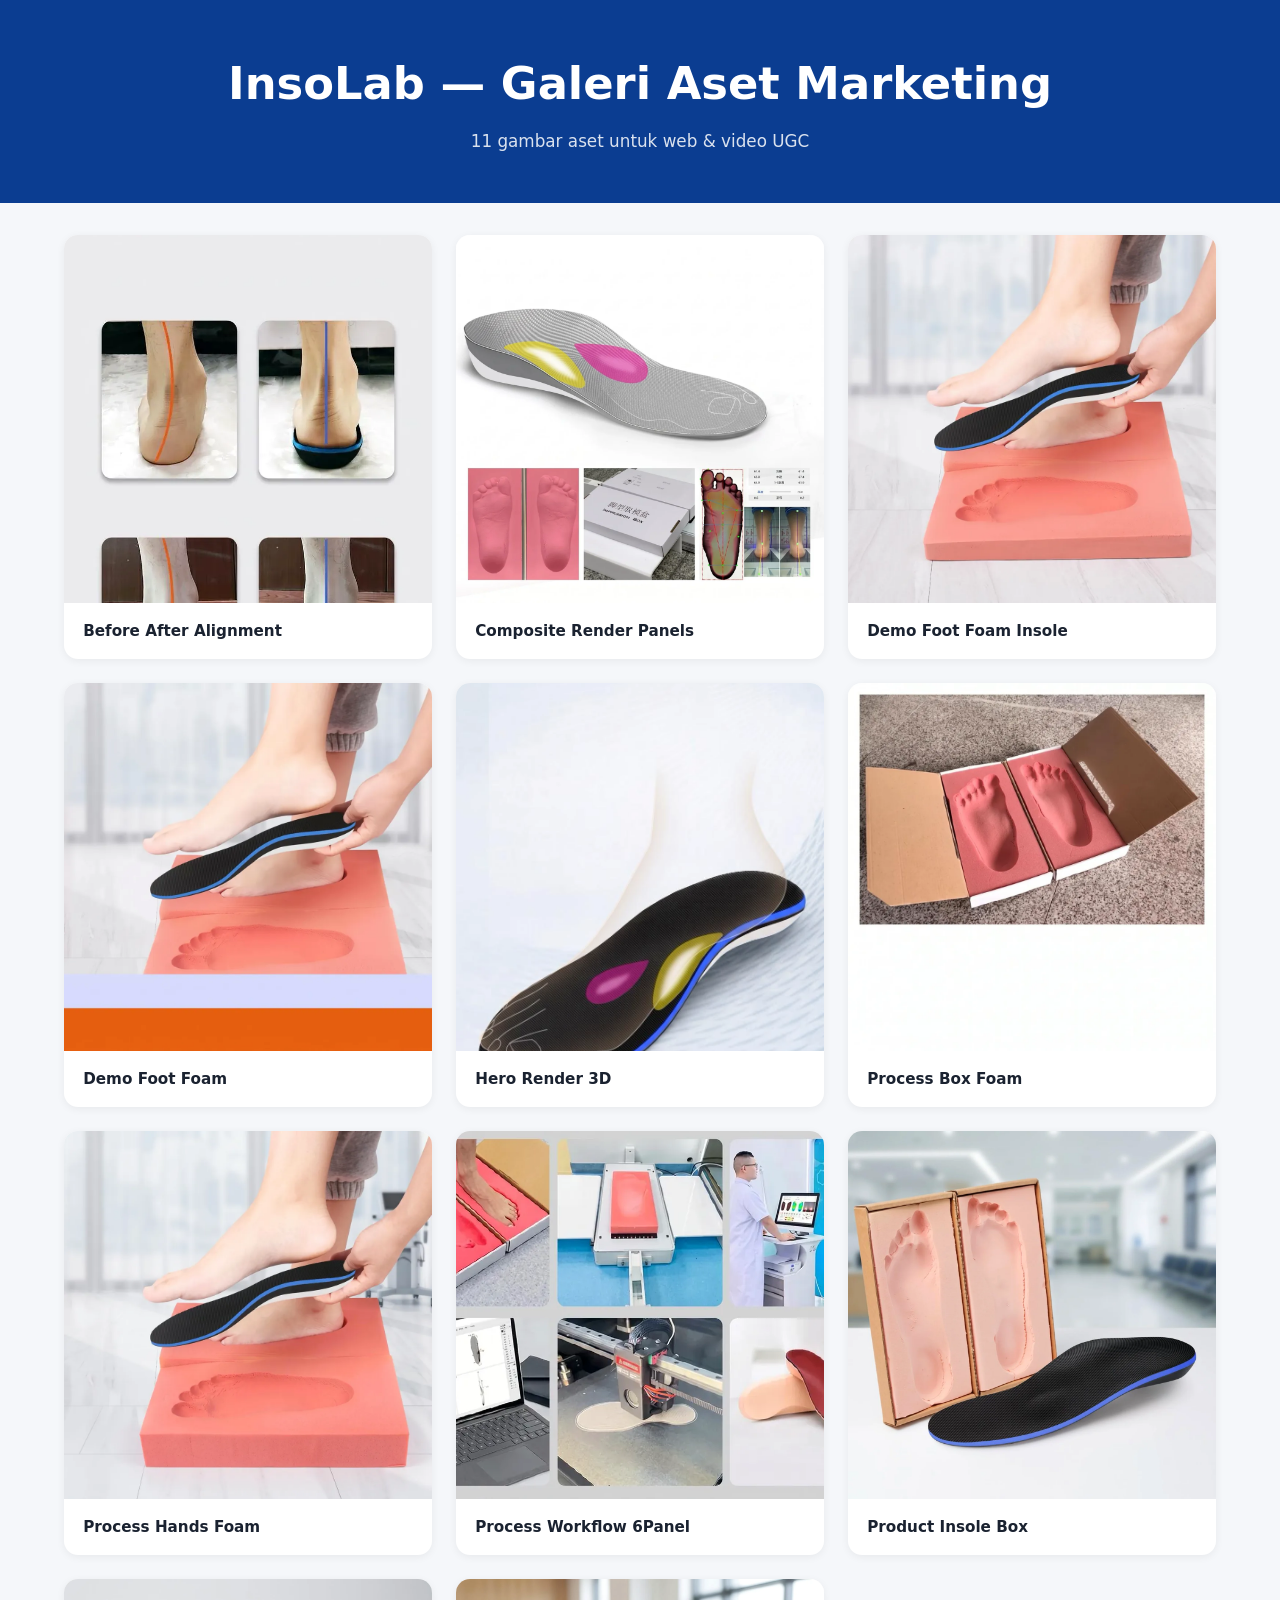
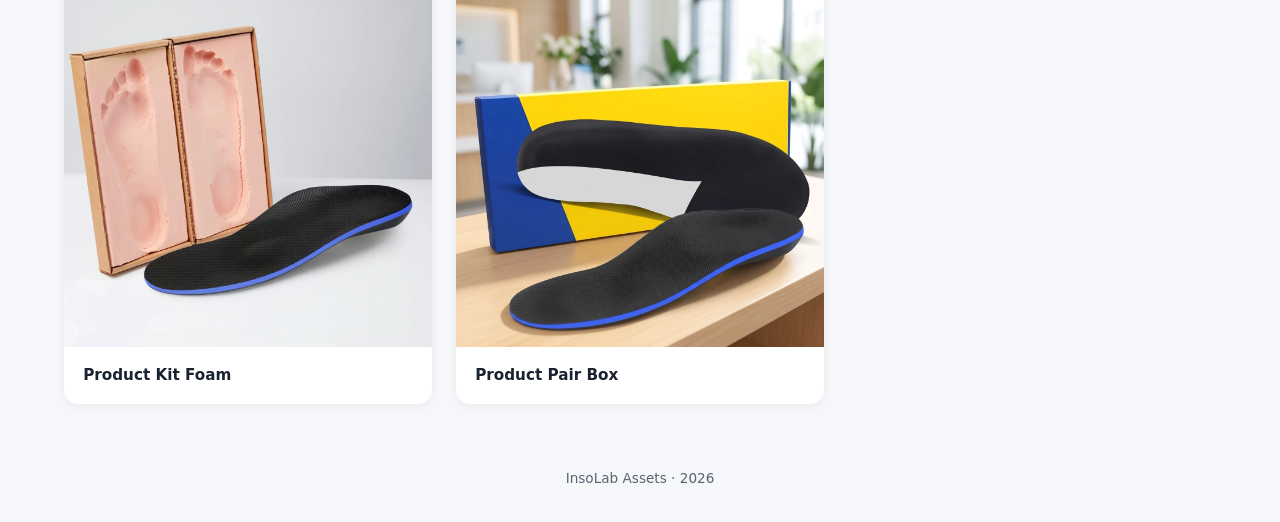
<file: gallery/index.html>
<!DOCTYPE html>
<html lang="ms">
<head>
<meta charset="utf-8">
<meta name="viewport" content="width=device-width, initial-scale=1.0">
<title>InsoLab — Galeri Aset Marketing</title>
<style>
:root{--navy:#0B3D91;--teal:#00B3B8;--bg:#f5f7fa;--ink:#1a2230;--muted:#5a6472;}
*{margin:0;padding:0;box-sizing:border-box}
body{font-family:"Segoe UI",system-ui,sans-serif;background:var(--bg);color:var(--ink);line-height:1.6}
header{background:var(--navy);color:#fff;padding:3rem 1.5rem;text-align:center}
header h1{font-size:clamp(1.8rem,4vw,2.8rem);margin-bottom:.5rem}
header p{opacity:.85;font-size:1.05rem}
.wrap{max-width:1200px;margin:0 auto;padding:2rem 1.5rem}
.grid{display:grid;grid-template-columns:repeat(auto-fill,minmax(320px,1fr));gap:1.5rem}
.card{background:#fff;border-radius:14px;overflow:hidden;box-shadow:0 2px 8px rgba(0,0,0,.06);transition:transform .3s,box-shadow .3s}
.card:hover{transform:translateY(-4px);box-shadow:0 12px 28px -12px rgba(11,61,145,.18)}
.card img{width:100%;aspect-ratio:1;object-fit:cover;display:block}
.card figcaption{padding:1rem 1.2rem;font-weight:600;color:var(--ink);font-size:.95rem}
footer{text-align:center;padding:2rem;color:var(--muted);font-size:.85rem}
</style>
</head>
<body>
<header>
  <h1>InsoLab — Galeri Aset Marketing</h1>
  <p>11 gambar aset untuk web & video UGC</p>
</header>
<div class="wrap">
  <div class="grid">
    <figure class="card">
      <img src="before-after-alignment.webp" alt="Before After Alignment" loading="lazy">
      <figcaption>Before After Alignment</figcaption>
    </figure>
    <figure class="card">
      <img src="composite-render-panels.webp" alt="Composite Render Panels" loading="lazy">
      <figcaption>Composite Render Panels</figcaption>
    </figure>
    <figure class="card">
      <img src="demo-foot-foam-insole.webp" alt="Demo Foot Foam Insole" loading="lazy">
      <figcaption>Demo Foot Foam Insole</figcaption>
    </figure>
    <figure class="card">
      <img src="demo-foot-foam.webp" alt="Demo Foot Foam" loading="lazy">
      <figcaption>Demo Foot Foam</figcaption>
    </figure>
    <figure class="card">
      <img src="hero-render-3d.webp" alt="Hero Render 3D" loading="lazy">
      <figcaption>Hero Render 3D</figcaption>
    </figure>
    <figure class="card">
      <img src="process-box-foam.webp" alt="Process Box Foam" loading="lazy">
      <figcaption>Process Box Foam</figcaption>
    </figure>
    <figure class="card">
      <img src="process-hands-foam.webp" alt="Process Hands Foam" loading="lazy">
      <figcaption>Process Hands Foam</figcaption>
    </figure>
    <figure class="card">
      <img src="process-workflow-6panel.webp" alt="Process Workflow 6Panel" loading="lazy">
      <figcaption>Process Workflow 6Panel</figcaption>
    </figure>
    <figure class="card">
      <img src="product-insole-box.webp" alt="Product Insole Box" loading="lazy">
      <figcaption>Product Insole Box</figcaption>
    </figure>
    <figure class="card">
      <img src="product-kit-foam.webp" alt="Product Kit Foam" loading="lazy">
      <figcaption>Product Kit Foam</figcaption>
    </figure>
    <figure class="card">
      <img src="product-pair-box.webp" alt="Product Pair Box" loading="lazy">
      <figcaption>Product Pair Box</figcaption>
    </figure>
  </div>
</div>
<footer>InsoLab Assets · 2026</footer>
</body>
</html>
</file>
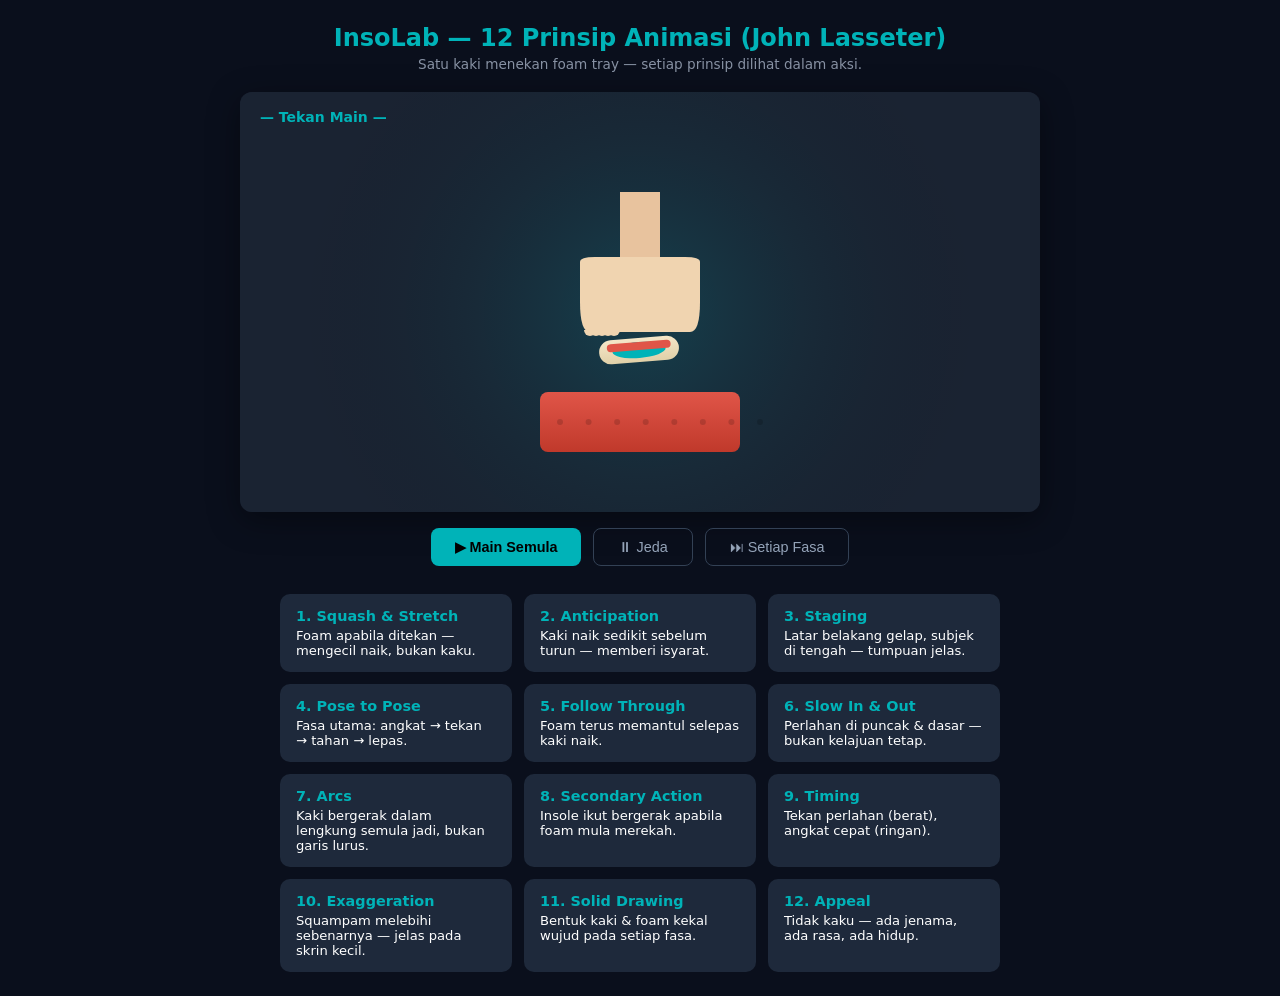
<file: animation.html>
<!doctype html>
<html lang="ms">
<head>
<meta charset="utf-8">
<meta name="viewport" content="width=device-width, initial-scale=1.0">
<title>InsoLab — 12 Prinsip Animasi</title>
<style>
  * { margin: 0; padding: 0; box-sizing: border-box; }
  body {
    font-family: "Segoe UI", system-ui, sans-serif;
    background: #0a0f1c;
    color: #fff;
    display: flex;
    flex-direction: column;
    align-items: center;
    padding: 24px;
    min-height: 100vh;
  }
  h1 {
    font-size: 1.5rem;
    margin-bottom: 4px;
    color: #00B3B8;
  }
  .subtitle {
    font-size: 0.85rem;
    color: #8892a4;
    margin-bottom: 20px;
  }
  canvas {
    border-radius: 12px;
    background: #111827;
    box-shadow: 0 8px 32px rgba(0,0,0,0.4);
    max-width: 100%;
  }
  .controls {
    margin-top: 16px;
    display: flex;
    gap: 12px;
    flex-wrap: wrap;
    justify-content: center;
  }
  button {
    padding: 10px 24px;
    border: none;
    border-radius: 8px;
    font-size: 0.9rem;
    cursor: pointer;
    transition: transform 0.15s;
  }
  button:hover { transform: scale(1.04); }
  button:active { transform: scale(0.97); }
  .btn-primary { background: #00B3B8; color: #000; font-weight: 600; }
  .btn-ghost { background: transparent; border: 1px solid #334155; color: #94a3b8; }
  .principles {
    margin-top: 28px;
    max-width: 720px;
    display: grid;
    grid-template-columns: repeat(auto-fit, minmax(200px, 1fr));
    gap: 12px;
  }
  .principle {
    background: #1e293b;
    padding: 14px 16px;
    border-radius: 10px;
    font-size: 0.82rem;
  }
  .principle strong {
    display: block;
    color: #00B3B8;
    margin-bottom: 4px;
    font-size: 0.9rem;
  }
</style>
</head>
<body>

<h1>InsoLab — 12 Prinsip Animasi (John Lasseter)</h1>
<p class="subtitle">Satu kaki menekan foam tray — setiap prinsip dilihat dalam aksi.</p>

<canvas id="c" width="800" height="420"></canvas>

<div class="controls">
  <button class="btn-primary" id="play">▶ Main Semula</button>
  <button class="btn-ghost" id="pause">⏸ Jeda</button>
  <button class="btn-ghost" id="step">⏭ Setiap Fasa</button>
</div>

<div class="principles">
  <div class="principle"><strong>1. Squash & Stretch</strong>Foam apabila ditekan — mengecil naik, bukan kaku.</div>
  <div class="principle"><strong>2. Anticipation</strong>Kaki naik sedikit sebelum turun — memberi isyarat.</div>
  <div class="principle"><strong>3. Staging</strong>Latar belakang gelap, subjek di tengah — tumpuan jelas.</div>
  <div class="principle"><strong>4. Pose to Pose</strong>Fasa utama: angkat → tekan → tahan → lepas.</div>
  <div class="principle"><strong>5. Follow Through</strong>Foam terus memantul selepas kaki naik.</div>
  <div class="principle"><strong>6. Slow In & Out</strong>Perlahan di puncak & dasar — bukan kelajuan tetap.</div>
  <div class="principle"><strong>7. Arcs</strong>Kaki bergerak dalam lengkung semula jadi, bukan garis lurus.</div>
  <div class="principle"><strong>8. Secondary Action</strong>Insole ikut bergerak apabila foam mula merekah.</div>
  <div class="principle"><strong>9. Timing</strong>Tekan perlahan (berat), angkat cepat (ringan).</div>
  <div class="principle"><strong>10. Exaggeration</strong>Squampam melebihi sebenarnya — jelas pada skrin kecil.</div>
  <div class="principle"><strong>11. Solid Drawing</strong>Bentuk kaki & foam kekal wujud pada setiap fasa.</div>
  <div class="principle"><strong>12. Appeal</strong>Tidak kaku — ada jenama, ada rasa, ada hidup.</div>
</div>

<script>
(() => {
  const c = document.getElementById('c');
  const ctx = c.getContext('2d');

  // ---- STATE ----
  const S = {
    phase: 'idle',      // idle | anticipate | press | hold | release | settle
    t: 0,
    footY: 0,           // vertical offset of foot (0 = neutral)
    foamSquash: 0,      // 0 = no squash, 1 = fully squashed
    insoleBounce: 0,
    running: true,
  };

  const FOAM_BASE_Y = 340;
  const FOAM_HEIGHT = 60;
  const FOOT_REST_Y = 180;

  // ---- TIMING (ms) ----
  const T = {
    anticipate: 600,
    press: 1400,
    hold: 800,
    release: 900,
    settle: 1200,
  };

  let lastTime = performance.now();
  let animStart = performance.now();

  function easeInOutCubic(t) {
    return t < 0.5 ? 4 * t * t * t : 1 - Math.pow(-2 * t + 2, 3) / 2;
  }
  function easeOutBack(t) {
    const c1 = 1.70158, c3 = c1 + 1;
    return 1 + c3 * Math.pow(t - 1, 3) + c1 * Math.pow(t - 1, 2);
  }
  function easeOutBounce(t) {
    if (t < 1/2.75) return 7.5625*t*t;
    if (t < 2/2.75) return 7.5625*(t-=1.5/2.75)*t + 0.75;
    if (t < 2.5/2.75) return 7.5625*(t-=2.25/2.75)*t + 0.9375;
    return 7.5625*(t-=2.625/2.75)*t + 0.984375;
  }

  // ---- PHASE MACHINE ----
  function setPhase(p) {
    S.phase = p;
    S.t = 0;
  }

  function update(now) {
    const dt = now - lastTime;
    lastTime = now;
    S.t += dt;

    switch (S.phase) {
      case 'anticipate': {
        const p = Math.min(S.t / T.anticipate, 1);
        S.footY = -40 * easeInOutCubic(p);       // lift up (arc)
        S.foamSquash = 0;
        if (p >= 1) setPhase('press');
        break;
      }
      case 'press': {
        const p = Math.min(S.t / T.press, 1);
        const e = easeInOutCubic(p);
        S.footY = -40 + 80 * e;                   // come down
        S.foamSquash = e * 0.55;                  // foam compresses
        S.insoleBounce = 0;
        if (p >= 1) setPhase('hold');
        break;
      }
      case 'hold': {
        const p = Math.min(S.t / T.hold, 1);
        S.footY = 40;
        S.foamSquash = 0.55 + Math.sin(p * Math.PI * 4) * 0.05; // subtle jiggle
        if (p >= 1) setPhase('release');
        break;
      }
      case 'release': {
        const p = Math.min(S.t / T.release, 1);
        const e = easeOutBack(p);
        S.footY = 40 - 100 * e;                   // lift off with overshoot
        S.foamSquash = 0.55 * (1 - easeOutBounce(p)); // bounce back
        S.insoleBounce = Math.sin(p * Math.PI) * 8;
        if (p >= 1) setPhase('settle');
        break;
      }
      case 'settle': {
        const p = Math.min(S.t / T.settle, 1);
        S.footY = -60 + 60 * easeInOutCubic(p);
        S.foamSquash = 0.08 * (1 - p);
        S.insoleBounce *= (1 - p);
        if (p >= 1) setPhase('idle');
        break;
      }
      case 'idle': {
        S.footY = 0;
        S.foamSquash = 0;
        S.insoleBounce = 0;
        break;
      }
    }
  }

  // ---- DRAW ----
  function drawFoot(x, y, squash) {
    const w = 120 + squash * 20;
    const h = 60 - squash * 12;

    ctx.save();
    ctx.translate(x, y);

    // leg
    ctx.fillStyle = '#e8c39e';
    ctx.fillRect(-20, -80, 40, 80);

    // foot sole
    ctx.fillStyle = '#f0d4b0';
    ctx.beginPath();
    ctx.moveTo(-w/2, -10);
    ctx.quadraticCurveTo(-w/2, -15, -w/2 + 15, -15);
    ctx.lineTo(w/2 - 15, -15);
    ctx.quadraticCurveTo(w/2, -15, w/2, -10);
    ctx.lineTo(w/2, h/2);
    ctx.quadraticCurveTo(w/2, h, w/2 - 10, h);
    ctx.lineTo(-w/2 + 10, h);
    ctx.quadraticCurveTo(-w/2, h, -w/2, h/2);
    ctx.closePath();
    ctx.fill();

    // toes
    ctx.fillStyle = '#f0d4b0';
    for (let i = 0; i < 5; i++) {
      const tx = -w/2 + 10 + i * (w/20);
      ctx.beginPath();
      ctx.arc(tx, h - 2, 6, 0, Math.PI);
      ctx.fill();
    }

    ctx.restore();
  }

  function drawFoam(x, baseY, squash) {
    const h = FOAM_HEIGHT - squash * 30;
    const w = 200 + squash * 30;

    ctx.save();
    ctx.translate(x, baseY);

    // foam block
    const grad = ctx.createLinearGradient(0, -h, 0, 0);
    grad.addColorStop(0, '#e05548');
    grad.addColorStop(1, '#c0392b');
    ctx.fillStyle = grad;
    ctx.beginPath();
    ctx.roundRect(-w/2, -h, w, h, 8);
    ctx.fill();

    // texture dots
    ctx.fillStyle = 'rgba(0,0,0,0.15)';
    for (let i = 0; i < 8; i++) {
      ctx.beginPath();
      ctx.arc(-w/2 + 20 + i * (w/7), -h/2, 3, 0, Math.PI * 2);
      ctx.fill();
    }

    ctx.restore();
  }

  function drawInsole(x, y, bounce) {
    ctx.save();
    ctx.translate(x, y + bounce);
    ctx.rotate(-0.08 + bounce * 0.01);

    const w = 80, h = 24;

    // base
    const grad = ctx.createLinearGradient(0, -h, 0, 0);
    grad.addColorStop(0, '#f5e6c8');
    grad.addColorStop(1, '#e0d0a8');
    ctx.fillStyle = grad;
    ctx.beginPath();
    ctx.roundRect(-w/2, -h, w, h, 12);
    ctx.fill();

    // arch support
    ctx.fillStyle = '#00B3B8';
    ctx.beginPath();
    ctx.ellipse(0, -h/2, w/3, h/3, 0, 0, Math.PI * 2);
    ctx.fill();

    // red top cover
    ctx.fillStyle = '#e05548';
    ctx.beginPath();
    ctx.roundRect(-w/2 + 8, -h + 4, w - 16, 8, 4);
    ctx.fill();

    ctx.restore();
  }

  function draw() {
    ctx.clearRect(0, 0, c.width, c.height);

    // stage
    ctx.fillStyle = '#1a2332';
    ctx.fillRect(0, 0, c.width, c.height);

    // spotlight
    const spot = ctx.createRadialGradient(400, 220, 50, 400, 220, 350);
    spot.addColorStop(0, 'rgba(0,179,184,0.15)');
    spot.addColorStop(1, 'rgba(0,0,0,0)');
    ctx.fillStyle = spot;
    ctx.fillRect(0, 0, c.width, c.height);

    const cx = 400;

    // foam (squashes)
    drawFoam(cx, FOAM_BASE_Y + 20, S.foamSquash);

    // insole on foam
    const insoleY = FOAM_BASE_Y - FOAM_HEIGHT + S.foamSquash * 30 - 10;
    drawInsole(cx, insoleY, S.insoleBounce);

    // foot (arcs through space)
    const footY = FOOT_REST_Y + S.footY;
    drawFoot(cx, footY, S.foamSquash);

    // phase label
    ctx.fillStyle = '#00B3B8';
    ctx.font = 'bold 14px system-ui';
    const labels = {
      idle: '— Tekan Main —',
      anticipate: '① Anticipation (Naik dulu)',
      press: '② Squash & Stretch + Slow In/Out',
      hold: '③ Timing (Tahan)',
      release: '④ Follow Through & Bounce',
      settle: '⑤ Settling',
    };
    ctx.fillText(labels[S.phase] || '', 20, 30);

    // arc path hint
    if (S.phase === 'press' || S.phase === 'anticipate') {
      ctx.strokeStyle = 'rgba(0,179,184,0.2)';
      ctx.setLineDash([4, 4]);
      ctx.beginPath();
      ctx.arc(cx, 240, 100, Math.PI * 1.2, Math.PI * 1.8);
      ctx.stroke();
      ctx.setLineDash([]);
    }
  }

  function loop(now) {
    if (S.running) update(now);
    draw();
    requestAnimationFrame(loop);
  }

  // ---- CONTROLS ----
  document.getElementById('play').onclick = () => {
    S.running = true;
    lastTime = performance.now();
    setPhase('anticipate');
  };
  document.getElementById('pause').onclick = () => { S.running = false; };
  document.getElementById('step').onclick = () => {
    S.running = false;
    const order = ['anticipate','press','hold','release','settle'];
    const idx = order.indexOf(S.phase);
    const next = order[(idx + 1) % order.length];
    setPhase(next);
    draw();
  };

  // start
  setPhase('idle');
  requestAnimationFrame(loop);
})();
</script>

</body>
</html>
</file>
<file: css/style.min.css>
:root{--navy:#000000;--navy-deep:#000000;--teal:#00B3B8;--teal-deep:#00777C;--teal-darker:#005F63;--light-blue:#E6F5F7;--charcoal:#000000;--soft-gray:#F5F7FA;--muted:#000000;--ink:var(--navy);--ink-soft:var(--charcoal);--ink-muted:var(--muted);--paper:var(--soft-gray);--paper-warm:var(--light-blue);--surface:#FFFFFF;--surface-alt:var(--soft-gray);--accent:var(--teal-deep);--accent-bright:var(--teal);--accent-deep:var(--teal-darker);--accent-glow:rgba(0,179,184,0.30);--sand:var(--teal);--sand-soft:rgba(0,179,184,0.10);--clay:#D92D20;--line:#E2E9F2;--line-soft:rgba(11,61,145,0.08);--line-strong:#7F92AE;--font-display:"Playfair Display",Georgia,"Times New Roman",serif;--font-body:"Source Sans 3","Segoe UI",system-ui,-apple-system,sans-serif;--t-hero:clamp(2rem,4.05vw,3.85rem);--t-xl:clamp(1.75rem,3.7vw,3.15rem);--t-lg:clamp(1.45rem,2.85vw,2.3rem);--t-md:clamp(1.15rem,1.8vw,1.5rem);--t-body:clamp(1rem,1.05vw,1.125rem);--t-small:0.875rem;--t-micro:0.72rem;--s-1:0.5rem;--s-2:1rem;--s-3:1.5rem;--s-4:2rem;--s-5:3rem;--s-6:4.5rem;--s-7:7rem;--s-8:10rem;--ease-out-expo:cubic-bezier(0.16,1,0.3,1);--ease-out-quint:cubic-bezier(0.22,1,0.36,1);--ease-in-out:cubic-bezier(0.65,0,0.35,1);--radius:14px;--radius-lg:22px;--radius-pill:999px;--maxw:1320px;--gutter:clamp(1.25rem,4vw,3.5rem)}*,*::before,*::after{box-sizing:border-box}html{-webkit-text-size-adjust:100%;scroll-behavior:smooth;scroll-padding-top:80px;overscroll-behavior-y:none}body{margin:0;background:var(--paper);color:var(--ink);font-family:var(--font-body);font-size:var(--t-body);line-height:1.65;font-weight:400;-webkit-font-smoothing:antialiased;-moz-osx-font-smoothing:grayscale;overflow-x:hidden;-webkit-tap-highlight-color:transparent;touch-action:manipulation}body.is-loading{overflow:hidden;height:100vh}img,svg,canvas{display:block;max-width:100%;will-change:transform}a{color:inherit;text-decoration:none}button{font:inherit;cursor:pointer;border:none;background:none;color:inherit;-webkit-tap-highlight-color:transparent}ul{margin:0;padding:0;list-style:none}h1,h2,h3,h4{font-family:var(--font-display);font-weight:600;line-height:1.1;letter-spacing:-0.022em;margin:0}strong{font-weight:600}p{margin:0}::selection{background:var(--accent);color:#fff}.wrap{width:100%;max-width:var(--maxw);margin:0 auto;padding-inline:var(--gutter)}.section{padding-block:clamp(5rem,12vh,10rem);position:relative}.section--tight{padding-block:clamp(3rem,7vh,6rem)}.eyebrow{font-size:var(--t-micro);letter-spacing:0.22em;text-transform:uppercase;font-weight:500;color:var(--accent);display:inline-flex;align-items:center;gap:0.6em}.eyebrow::before{content:"";width:2rem;height:1px;background:currentColor;opacity:0.5}.grain{position:fixed;inset:-50%;width:200%;height:200%;pointer-events:none;z-index:9998;opacity:0.032;background-image:url("data:image/svg+xml,%3Csvg xmlns='http://www.w3.org/2000/svg' width='200' height='200'%3E%3Cfilter id='n'%3E%3CfeTurbulence type='fractalNoise' baseFrequency='0.85' numOctaves='3'/%3E%3C/filter%3E%3Crect width='200' height='200' filter='url(%23n)'/%3E%3C/svg%3E");animation:grainShift 8s steps(6) infinite;will-change:transform}@keyframes grainShift{0%,100%{transform:translate(0,0)}20%{transform:translate(-3%,2%)}40%{transform:translate(2%,-3%)}60%{transform:translate(-2%,-2%)}80%{transform:translate(3%,1%)}}.vignette{position:fixed;inset:0;pointer-events:none;z-index:9997;background:radial-gradient(ellipse 120% 80% at 50% 40%,transparent 40%,rgba(11,61,145,0.045) 100%)}.loader{position:fixed;inset:0;z-index:10000;background:var(--paper);display:flex;align-items:center;justify-content:center;flex-direction:column;gap:var(--s-3);transition:opacity 0.7s var(--ease-out-expo),visibility 0.7s}.loader.is-done{opacity:0;visibility:hidden}.loader-mark{font-family:var(--font-display);font-size:clamp(1.8rem,4vw,3rem);letter-spacing:-0.02em}.loader-mark span{color:var(--accent)}.loader-track{width:min(240px,50vw);height:2px;background:var(--line);overflow:hidden;border-radius:2px}.loader-bar{height:100%;width:0%;background:var(--accent);transition:width 0.25s var(--ease-out-quint)}.loader-pct{font-size:var(--t-micro);letter-spacing:0.2em;color:var(--ink-muted);font-variant-numeric:tabular-nums}.hdr{position:fixed;top:0;left:0;right:0;z-index:9000;padding-block:var(--s-3);transition:background 0.5s var(--ease-out-quint),backdrop-filter 0.5s,padding 0.5s var(--ease-out-quint),box-shadow 0.5s;will-change:transform,background,padding;transform:translateZ(0);backface-visibility:hidden}.hdr.is-stuck{background:rgba(245,247,250,0.85);backdrop-filter:blur(18px) saturate(1.4);-webkit-backdrop-filter:blur(18px) saturate(1.4);padding-block:0.85rem;box-shadow:0 1px 0 var(--line-soft),0 8px 32px -18px rgba(11,61,145,0.16)}.hdr-inner{display:flex;align-items:center;justify-content:space-between;gap:var(--s-3)}.brand{font-family:var(--font-display);font-size:1.4rem;letter-spacing:-0.02em;position:relative;z-index:2}.brand span{color:var(--accent)}.nav{position:fixed;top:0;right:var(--gutter);z-index:9001;display:flex;align-items:center;gap:clamp(1rem,2.5vw,2.25rem);box-sizing:content-box;height:46px;padding-block:1.5rem;transition:padding 0.45s var(--ease-out-quint)}html.hdr-stuck .nav{padding-block:0.85rem}.nav-close{display:none}.nav-brand{display:none}.nav a{font-size:var(--t-small);font-weight:500;color:var(--ink-soft);position:relative;padding-block:0.25rem;transition:color 0.3s}.nav a::after{content:"";position:absolute;left:0;bottom:0;width:100%;height:1px;background:var(--accent);transform:scaleX(0);transform-origin:right;transition:transform 0.45s var(--ease-out-expo)}.nav a:hover{color:var(--ink)}.nav a:hover::after{transform:scaleX(1);transform-origin:left}.nav a.btn{color:#fff;padding-block:0.85rem}.nav a.btn:hover{color:#fff}.nav a.btn::after{display:none}.btn{display:inline-flex;align-items:center;justify-content:center;gap:0.55em;padding:0.85rem 1.6rem;border-radius:var(--radius-pill);font-size:var(--t-small);font-weight:500;letter-spacing:0.01em;position:relative;overflow:hidden;isolation:isolate;transition:transform 0.5s var(--ease-out-expo),box-shadow 0.5s var(--ease-out-expo),color 0.5s;will-change:transform;transform:translateZ(0);backface-visibility:hidden}.btn::before{content:"";position:absolute;inset:0;z-index:-1;border-radius:inherit;transition:transform 0.55s var(--ease-out-expo)}.btn--primary{color:#fff;box-shadow:0 1px 2px rgba(11,61,145,0.1),0 10px 30px -12px var(--accent-glow)}.btn--primary::before{background:var(--accent)}.btn--primary:hover{transform:translateY(-2px);box-shadow:0 2px 4px rgba(11,61,145,0.12),0 18px 44px -14px var(--accent-glow)}.btn--primary:hover::before{transform:scale(1.06)}.btn--ghost{color:var(--ink);border:1.5px solid var(--ink-soft);background:rgba(255,255,255,0.6)}.btn--ghost::before{background:var(--ink);transform:translateY(101%)}.btn--ghost:hover{color:#fff;transform:translateY(-2px);border-color:var(--ink)}.btn--ghost:hover::before{transform:translateY(0)}.btn--lg{padding:1.05rem 2.1rem;font-size:0.95rem}.btn--block{width:100%}.nav-toggle{display:none;width:44px;height:44px;align-items:center;justify-content:center;border-radius:var(--radius-pill);border:1px solid var(--line-strong);position:relative;z-index:9999}.nav-toggle svg{width:20px;height:20px;stroke:var(--ink);stroke-width:1.8;fill:none}.hero{position:relative;min-height:100svh;display:flex;align-items:center;overflow:hidden;padding-block:clamp(7rem,16vh,11rem) clamp(4rem,10vh,7rem)}.hero-bg{position:absolute;inset:0;z-index:0;overflow:hidden}.hero-bg-img{width:100%;height:100%;object-fit:cover;object-position:center;transform:scale(1.15) translateZ(0);transform-origin:center center;will-change:transform;backface-visibility:hidden}.hero-bg-overlay{position:absolute;inset:0;background:linear-gradient(180deg,rgba(245,247,250,0.55) 0%,rgba(245,247,250,0.28) 40%,rgba(245,247,250,0.42) 70%,rgba(245,247,250,0.72) 100%
    ),linear-gradient(90deg,rgba(245,247,250,0.72) 0%,rgba(245,247,250,0.30) 50%,rgba(245,247,250,0.12) 100%
    )}@media (prefers-reduced-motion:reduce){.hero-bg-img{transform:scale(1.15)}.marquee-track{animation:none}.grain{animation:none}.scroll-hint-line::after{animation:none}*{scroll-behavior:auto !important}}@media (max-width:760px){.hero-bg-img{object-position:center 30%}.hero-bg-overlay{background:linear-gradient(180deg,rgba(245,247,250,0.72) 0%,rgba(245,247,250,0.45) 40%,rgba(245,247,250,0.60) 70%,rgba(245,247,250,0.88) 100%
      ),linear-gradient(90deg,rgba(245,247,250,0.82) 0%,rgba(245,247,250,0.45) 50%,rgba(245,247,250,0.25) 100%
      )}.hero{min-height:auto;padding-block:clamp(4.5rem,10vh,6rem) clamp(1.5rem,4vh,2.5rem)}.hero-inner{grid-template-columns:1fr;gap:var(--s-3)}.hero-visual{order:-1;margin-top:0;margin-bottom:var(--s-3)}.hero-copy{order:2;text-align:left;max-width:100%}.hero-title{font-size:clamp(2rem,9vw,2.9rem)}.hero-sub{font-size:1rem;margin-top:var(--s-2)}.hero-actions{margin-top:var(--s-3);gap:0.6rem}.hero-actions .btn{flex:1 1 auto;justify-content:center}.hero-meta{margin-top:var(--s-3);padding-top:var(--s-3);gap:1.25rem}.hero-meta-num{font-size:1.5rem}.scroll-hint{display:none}}.hero-bloom{position:absolute;border-radius:50%;filter:blur(80px);pointer-events:none;z-index:0}.hero-bloom--1{width:55vw;height:55vw;max-width:780px;max-height:780px;top:-18%;right:-12%;background:radial-gradient(circle,rgba(0,179,184,0.26),transparent 68%)}.hero-bloom--2{width:42vw;height:42vw;max-width:600px;max-height:600px;bottom:-22%;left:-14%;background:radial-gradient(circle,rgba(11,61,145,0.16),transparent 70%)}.hero-bloom--3{width:34vw;height:34vw;max-width:480px;max-height:480px;top:32%;left:38%;background:radial-gradient(circle,rgba(0,179,184,0.14),transparent 72%)}.hero-shaft{position:absolute;top:-30%;left:50%;width:42vw;height:150vh;transform:translateX(-50%) rotate(14deg);background:linear-gradient(180deg,rgba(255,255,255,0.9),transparent 62%);filter:blur(28px);opacity:0.55;pointer-events:none;z-index:0}.hero-inner{position:relative;z-index:3;display:grid;grid-template-columns:minmax(0,1.05fr) minmax(0,0.95fr);gap:clamp(2rem,5vw,5rem);align-items:center;width:100%}.hero-copy{position:relative;z-index:3;max-width:40ch;text-shadow:0 1px 2px rgba(245,247,250,0.8),0 0 20px rgba(245,247,250,0.6)}.hero-title{font-size:var(--t-hero);font-weight:700;line-height:1.05;letter-spacing:-0.01em;margin-block:var(--s-3) 0}.hero-title em{font-style:normal;color:var(--accent)}.line-mask{display:block;overflow:hidden;padding-bottom:0.14em;margin-bottom:-0.14em}.line-inner{display:block;transform:translateY(115%);will-change:transform}.hero-sub{font-size:var(--t-md);color:var(--ink-soft);max-width:46ch;margin-top:var(--s-3);line-height:1.55}.hero-actions{display:flex;flex-wrap:wrap;gap:var(--s-2);margin-top:var(--s-4)}.hero-meta{display:flex;flex-wrap:wrap;gap:clamp(1.25rem,3vw,2.75rem);margin-top:var(--s-5);padding-top:var(--s-4);border-top:1px solid var(--line)}.hero-meta-item{min-width:0}.hero-meta-num{font-family:var(--font-display);font-size:clamp(1.5rem,2.6vw,2.2rem);line-height:1;letter-spacing:-0.02em}.hero-meta-num sup{font-size:0.45em;color:var(--accent);margin-left:0.12em}.hero-meta-label{font-size:var(--t-micro);letter-spacing:0.14em;text-transform:uppercase;color:var(--ink-muted);margin-top:0.45rem}.hero-visual{position:relative;z-index:3;align-self:start;width:100%}.hero-visual picture{display:block;overflow:hidden;border-radius:var(--radius-lg);background:linear-gradient(160deg,#E8F1FA 0%,#D8E8F4 45%,#EAF3F8 100%);box-shadow:0 40px 90px -40px rgba(11,61,145,0.35),0 2px 0 rgba(255,255,255,0.6) inset;border:1px solid rgba(255,255,255,0.7)}.hero-visual-img{display:block;width:100%;height:auto;aspect-ratio:1 / 1;object-fit:contain}.hero-visual-caption{margin:var(--s-2) 0 0;font-size:var(--t-micro);letter-spacing:0.16em;text-transform:uppercase;color:var(--ink-muted);text-align:center}.scroll-hint{position:absolute;left:50%;bottom:1.75rem;transform:translateX(-50%);z-index:4;display:flex;flex-direction:column;align-items:center;gap:0.5rem;font-size:var(--t-micro);letter-spacing:0.2em;text-transform:uppercase;color:var(--ink-muted)}.scroll-hint-line{width:1px;height:42px;background:linear-gradient(180deg,var(--line),transparent);position:relative;overflow:hidden}.scroll-hint-line::after{content:"";position:absolute;top:0;left:0;width:100%;height:40%;background:var(--accent);animation:scrollDot 2.2s var(--ease-in-out) infinite}@keyframes scrollDot{0%{transform:translateY(-100%)}100%{transform:translateY(260%)}}.marquee{overflow:hidden;padding-block:var(--s-3);border-block:1px solid var(--line);background:var(--surface-alt);white-space:nowrap}.marquee-track{display:inline-flex;gap:3.5rem;will-change:transform;animation:marquee 32s linear infinite;transform:translateZ(0);backface-visibility:hidden}.marquee-item{font-size:var(--t-small);letter-spacing:0.16em;text-transform:uppercase;color:var(--ink-muted);display:inline-flex;align-items:center;gap:0.8rem}.marquee-item::before{content:"";width:5px;height:5px;border-radius:50%;background:var(--accent);opacity:0.55}@keyframes marquee{from{transform:translateX(0)}to{transform:translateX(-50%)}}.lead{font-size:var(--t-md);line-height:1.7;color:var(--ink-soft);margin-bottom:var(--s-4)}.statement-figure{margin:0}.statement-img{display:block;width:100%;height:auto;aspect-ratio:1 / 1;border-radius:var(--radius-lg);border:1px solid var(--line);background:var(--surface);box-shadow:0 30px 70px -40px rgba(11,61,145,0.28)}.statement-figure figcaption{margin-top:var(--s-2);font-size:var(--t-small);color:var(--ink-muted);line-height:1.6}.split{display:grid;grid-template-columns:minmax(0,1fr) minmax(0,1fr);gap:clamp(2rem,6vw,6rem);align-items:center}.split--flip .split-visual{order:2}.split-visual{position:relative;aspect-ratio:3 / 4;border-radius:var(--radius-lg);overflow:hidden;background:linear-gradient(150deg,var(--paper-warm),var(--surface-alt));border:1px solid var(--line);transform:translateZ(0);backface-visibility:hidden}.split-visual--video{aspect-ratio:4 / 5;background:var(--navy)}.split-visual-film{position:absolute;inset:0;width:100%;height:100%;object-fit:cover;display:block}.split-visual--video::after{content:"";position:absolute;inset:0;pointer-events:none;background:linear-gradient(180deg,rgba(11,61,145,0.16) 0%,transparent 28%),linear-gradient(0deg,rgba(11,61,145,0.30) 0%,transparent 42%)}@media (prefers-reduced-motion:reduce){.split-visual-film{opacity:1}}.split-copy h2{font-size:var(--t-lg);margin-bottom:var(--s-3)}.split-copy p{color:var(--ink-soft);margin-bottom:var(--s-2)}.split-copy p:last-of-type{margin-bottom:var(--s-4)}.process-figure{margin:0 0 var(--s-5)}.process-figure-img{display:block;width:100%;max-width:100%;height:auto;aspect-ratio:2496 / 1728;border-radius:var(--radius-lg);border:1px solid var(--line);background:var(--surface);box-shadow:0 20px 50px -30px rgba(11,61,145,0.22)}.process-figure figcaption{margin-top:var(--s-2);font-size:var(--t-small);color:var(--ink-muted);text-align:center}.process-list{border-top:1px solid var(--line)}.process-row{display:grid;grid-template-columns:92px 3.25rem minmax(0,0.7fr) minmax(0,1.5fr);gap:clamp(0.85rem,2.2vw,2rem);align-items:center;padding-block:clamp(1.4rem,3.4vh,2.35rem);border-bottom:1px solid #D5DFEC;position:relative;overflow:hidden;transition:padding-inline 0.5s var(--ease-out-expo)}.process-row::before{content:"";position:absolute;inset:0;background:linear-gradient(90deg,var(--sand-soft),transparent 70%);transform:scaleX(0);transform-origin:left;transition:transform 0.6s var(--ease-out-expo);z-index:-1}.process-row:hover{padding-inline:clamp(0.5rem,2vw,1.75rem)}.process-row:hover::before{transform:scaleX(1)}.process-visual{width:92px;height:70px;display:flex;align-items:center;justify-content:center;background:linear-gradient(160deg,#FFFFFF,var(--light-blue));border:1px solid var(--line);border-radius:var(--radius);padding:7px}.process-visual img{width:100%;height:100%;object-fit:contain;display:block}.process-num{font-family:var(--font-display);font-size:var(--t-md);color:var(--accent);font-variant-numeric:tabular-nums}.process-name{font-family:var(--font-display);font-size:var(--t-md);letter-spacing:-0.01em}.process-desc{color:var(--ink-soft);font-size:var(--t-small)}.process-time{font-size:var(--t-micro);letter-spacing:0.14em;text-transform:uppercase;color:var(--ink-muted);margin-top:0.35rem}.product-grid{display:grid;grid-template-columns:repeat(auto-fit,minmax(min(100%,320px),1fr));gap:clamp(1.25rem,3vw,2.25rem)}.product-card{background:var(--surface);border:1px solid var(--line);border-radius:var(--radius-lg);overflow:hidden;display:flex;flex-direction:column;position:relative;transition:transform 0.7s var(--ease-out-expo),box-shadow 0.7s var(--ease-out-expo),border-color 0.5s;will-change:transform;transform:translateZ(0);backface-visibility:hidden}.product-card:hover{transform:translateY(-6px);box-shadow:0 34px 70px -34px rgba(11,61,145,0.26);border-color:rgba(0,119,124,0.35)}.product-media{position:relative;aspect-ratio:5 / 4;background:linear-gradient(160deg,var(--paper-warm),var(--surface-alt));overflow:hidden;display:flex;align-items:center;justify-content:center}.product-art{width:52%;max-width:190px;height:auto;filter:drop-shadow(0 20px 40px rgba(11,61,145,0.16));transition:transform 0.7s var(--ease-out-expo)}.product-card:hover .product-art{transform:scale(1.06) rotate(-1.5deg)}.product-card:hover .product-media-inner{transform:scale(1.05) rotate(-1.5deg)}.product-badge{position:absolute;top:var(--s-2);left:var(--s-2);font-size:var(--t-micro);letter-spacing:0.14em;text-transform:uppercase;background:rgba(255,255,255,0.85);backdrop-filter:blur(8px);padding:0.4rem 0.8rem;border-radius:var(--radius-pill);border:1px solid rgba(255,255,255,0.9);color:var(--ink-soft)}.product-body{padding:var(--s-3) var(--s-3) var(--s-4);display:flex;flex-direction:column;flex:1}.product-name{font-size:var(--t-md);margin-bottom:var(--s-2)}.product-desc{font-size:var(--t-small);color:var(--ink-soft);flex:1}.product-foot{display:flex;align-items:center;justify-content:space-between;gap:var(--s-2);margin-top:var(--s-3);padding-top:var(--s-3);border-top:1px solid var(--line)}.product-price{font-family:var(--font-display);font-size:var(--t-md);letter-spacing:-0.01em}.product-price small{font-family:var(--font-body);font-size:var(--t-micro);color:var(--ink-muted);letter-spacing:0.1em;text-transform:uppercase}.bundle-strip{margin-top:clamp(1.5rem,4vw,2.5rem);padding:clamp(1.5rem,4vw,2.75rem);border-radius:var(--radius-lg);background:linear-gradient(120deg,var(--accent) 0%,var(--navy) 100%);color:#fff;display:flex;flex-wrap:wrap;align-items:center;justify-content:space-between;gap:var(--s-3);position:relative;overflow:hidden}.bundle-strip::after{content:"";position:absolute;top:-60%;right:-10%;width:40%;height:220%;background:radial-gradient(circle,rgba(255,255,255,0.16),transparent 65%);pointer-events:none}.bundle-strip h3{font-size:var(--t-lg);color:#fff}.bundle-strip p{color:rgba(255,255,255,0.9);font-size:var(--t-small);margin-top:0.4rem}.bundle-strip .btn--primary{background:#fff;color:var(--teal-deep)}.bundle-strip .btn--primary::before{background:#fff}.bundle-strip .btn--primary:hover{color:var(--ink)}.quote-grid{display:grid;grid-template-columns:repeat(auto-fit,minmax(min(100%,300px),1fr));gap:clamp(1rem,2.5vw,1.75rem)}.quote-card{background:var(--surface);border:1px solid var(--line);border-radius:var(--radius-lg);padding:clamp(1.5rem,3vw,2.25rem);display:flex;flex-direction:column;gap:var(--s-2);transition:transform 0.6s var(--ease-out-expo),box-shadow 0.6s}.quote-card:hover{transform:translateY(-4px);box-shadow:0 28px 60px -30px rgba(11,61,145,0.2)}.quote-mark{font-family:var(--font-display);font-size:2.6rem;line-height:0.6;color:var(--accent);opacity:0.32}.quote-text{font-family:var(--font-display);font-style:italic;font-size:var(--t-md);color:var(--ink-soft);line-height:1.6;flex:1}.quote-who{display:flex;align-items:center;gap:0.75rem;padding-top:var(--s-2);border-top:1px solid var(--line)}.quote-avatar{width:38px;height:38px;border-radius:50%;background:linear-gradient(140deg,var(--navy),var(--teal-deep));color:#fff;display:flex;align-items:center;justify-content:center;font-size:var(--t-small);font-weight:500;flex-shrink:0}.quote-name{font-size:var(--t-small);font-weight:500}.quote-role{font-size:var(--t-micro);color:var(--ink-muted);letter-spacing:0.06em}.guarantee{border-radius:var(--radius-lg);border:1px solid var(--line);background:linear-gradient(150deg,var(--surface) 0%,var(--paper-warm) 100%);padding:clamp(2rem,6vw,4.5rem);position:relative;overflow:hidden;text-align:center}.guarantee::before{content:"";position:absolute;top:-40%;left:50%;transform:translateX(-50%);width:70%;height:150%;background:radial-gradient(circle,rgba(0,179,184,0.14),transparent 62%);pointer-events:none}.guarantee-inner{position:relative;z-index:1;max-width:62ch;margin-inline:auto}.guarantee-pill{display:inline-block;font-size:var(--t-micro);letter-spacing:0.2em;text-transform:uppercase;color:var(--accent);border:1px solid rgba(0,119,124,0.35);border-radius:var(--radius-pill);padding:0.45rem 1rem;margin-bottom:var(--s-3)}.guarantee h2{font-size:var(--t-lg);margin-bottom:var(--s-3)}.guarantee p{color:var(--ink-soft)}.faq-wrap{max-width:56rem}.faq-group{margin-bottom:var(--s-5)}.faq-group-title{font-size:var(--t-micro);letter-spacing:0.2em;text-transform:uppercase;color:var(--ink-muted);padding-bottom:var(--s-2);border-bottom:1px solid var(--line);margin-bottom:var(--s-1)}.faq-item{border-bottom:1px solid var(--line)}.faq-q{width:100%;display:flex;align-items:center;justify-content:space-between;gap:var(--s-3);padding-block:clamp(1rem,2.5vh,1.5rem);text-align:left;font-size:var(--t-md);font-family:var(--font-display);letter-spacing:-0.01em;transition:color 0.3s}.faq-q:hover{color:var(--accent)}.faq-icon{width:30px;height:30px;flex-shrink:0;border-radius:50%;border:1px solid var(--line);display:flex;align-items:center;justify-content:center;position:relative;transition:background 0.4s,border-color 0.4s,transform 0.5s var(--ease-out-expo)}.faq-icon::before,.faq-icon::after{content:"";position:absolute;background:var(--ink-soft);transition:transform 0.45s var(--ease-out-expo),background 0.4s}.faq-icon::before{width:11px;height:1.5px}.faq-icon::after{width:1.5px;height:11px}.faq-item.is-open .faq-icon{background:var(--accent);border-color:var(--accent);transform:rotate(90deg)}.faq-item.is-open .faq-icon::before,.faq-item.is-open .faq-icon::after{background:#fff}.faq-item.is-open .faq-icon::after{transform:scaleY(0)}.faq-a{overflow:hidden;height:0;transition:height 0.5s var(--ease-out-expo)}.faq-a-inner{padding-bottom:var(--s-3);color:var(--ink-soft);font-size:var(--t-body);max-width:68ch}.faq-a-inner ul{list-style:disc;padding-left:1.25rem;margin-block:0.5rem}.faq-a-inner li{margin-bottom:0.35rem}.faq-a-inner a{color:var(--accent);text-decoration:underline;text-underline-offset:3px}.cta-final{text-align:center;padding:clamp(3rem,9vw,7rem) clamp(1.5rem,5vw,4rem);border-radius:var(--radius-lg);background:linear-gradient(140deg,var(--navy) 0%,var(--navy-deep) 100%);color:#fff;position:relative;overflow:hidden}.cta-final::before{content:"";position:absolute;top:-50%;left:20%;width:60%;height:200%;background:radial-gradient(circle,rgba(0,179,184,0.22),transparent 60%);pointer-events:none}.cta-final-inner{position:relative;z-index:1;max-width:34ch;margin-inline:auto}.cta-final h2{font-size:var(--t-xl);margin-bottom:var(--s-3)}.cta-final p{color:rgba(255,255,255,0.66);margin-bottom:var(--s-4)}.cta-final .btn--primary{background:#fff;color:var(--navy)}.cta-final .btn--primary::before{background:#fff}.ftr{border-top:1px solid var(--line);padding-block:clamp(3rem,7vw,5rem) var(--s-4);background:var(--surface-alt)}.ftr-grid{display:grid;grid-template-columns:minmax(0,1.6fr) repeat(3,minmax(0,1fr));gap:clamp(1.5rem,4vw,3rem)}.ftr-brand{font-family:var(--font-display);font-size:1.5rem;letter-spacing:-0.02em}.ftr-brand span{color:var(--accent)}.ftr-desc{font-size:var(--t-small);color:var(--ink-soft);margin-top:var(--s-2);max-width:34ch}.ftr-col-title{font-size:var(--t-micro);letter-spacing:0.18em;text-transform:uppercase;color:var(--ink-muted);margin-bottom:var(--s-2)}.ftr-links{display:flex;flex-direction:column;gap:0.6rem}.ftr-links a{font-size:var(--t-small);color:var(--ink-soft);transition:color 0.4s,transform 0.5s var(--ease-out-expo);display:inline-block}.ftr-links a:hover{color:var(--accent);transform:translateX(4px)}.ftr-legal{margin-top:clamp(2rem,5vw,3.5rem);padding-top:var(--s-3);border-top:1px solid var(--line);font-size:var(--t-micro);color:var(--ink-muted);line-height:1.7;max-width:82ch}.ftr-bottom{display:flex;flex-wrap:wrap;gap:var(--s-2);justify-content:space-between;margin-top:var(--s-3);font-size:var(--t-micro);color:var(--ink-muted)}.wa-float{position:fixed;right:clamp(1rem,3vw,1.75rem);bottom:clamp(1rem,3vw,1.75rem);z-index:9500;display:flex;align-items:center;gap:0.6rem;padding:0.85rem;border-radius:var(--radius-pill);background:var(--surface);border:1px solid var(--line-strong);box-shadow:0 12px 34px -14px rgba(11,61,145,0.3);font-size:var(--t-small);font-weight:500;transition:transform 0.45s var(--ease-out-expo),box-shadow 0.45s;will-change:transform}.wa-float:hover{transform:translateY(-3px) scale(1.02);box-shadow:0 18px 44px -16px rgba(11,61,145,0.36)}.wa-float svg{width:22px;height:22px;fill:#25D366;flex-shrink:0}.wa-float-label{white-space:nowrap;max-width:0;overflow:hidden;opacity:0;transition:max-width 0.45s var(--ease-out-expo),opacity 0.3s,margin 0.45s}.wa-float:hover .wa-float-label,.wa-float:focus-visible .wa-float-label{max-width:12rem;opacity:1;margin-left:0.15rem}.progress{position:fixed;top:0;left:0;height:2px;width:0%;background:linear-gradient(90deg,var(--accent),var(--accent-bright));z-index:9600;will-change:width}[data-reveal]{opacity:1;transform:none}.js-reveal [data-reveal]{opacity:0;transform:translateY(28px)}.no-motion [data-reveal]{opacity:1 !important;transform:none !important}@media (max-width:1024px){.hero-inner{grid-template-columns:1fr;gap:var(--s-5)}.hero-copy{max-width:100%}.split{grid-template-columns:1fr;gap:var(--s-4)}.split--flip .split-visual{order:0}.split-visual{aspect-ratio:16 / 10}.split-visual--video{aspect-ratio:4 / 5}.ftr-grid{grid-template-columns:repeat(2,minmax(0,1fr))}}@media (max-width:760px){.nav{display:none;pointer-events:none}.nav-toggle{display:flex;pointer-events:auto}.nav.is-open{display:flex;flex-direction:column;align-items:stretch;position:fixed;top:0;right:0;bottom:0;left:0;width:100%;height:100dvh;box-sizing:border-box;transform:none;z-index:9999;background:rgba(245,247,250,0.985);backdrop-filter:blur(18px);pointer-events:auto;padding:5rem var(--gutter) 2.5rem;overflow-y:auto;overscroll-behavior:contain}body.nav-open .wa-float{display:none}.nav-close{display:flex;position:absolute;top:clamp(0.75rem,3vw,1.1rem);right:clamp(0.75rem,3vw,1.1rem);width:46px;height:46px;align-items:center;justify-content:center;border-radius:var(--radius-pill);border:1px solid var(--line-strong);background:var(--surface);box-shadow:0 6px 18px -10px rgba(11,61,145,0.35);cursor:pointer}.nav-close svg{width:20px;height:20px;stroke:var(--ink);stroke-width:1.9;fill:none}.nav-brand{display:block;margin-bottom:2rem;line-height:0;width:100%;text-align:left}.nav-brand img{height:46px;width:auto}.nav.is-open > a{font-size:1.5rem;font-family:var(--font-display);font-weight:500;color:var(--ink);padding:1.05rem 0;border-bottom:1px solid var(--line);line-height:1.3;display:block;text-align:left;width:100%;pointer-events:auto}.nav.is-open > a:last-of-type{border-bottom:0}.nav.is-open > a.btn{margin-top:auto;margin-bottom:0;padding:1rem 1.6rem;border:0;border-radius:var(--radius-pill);font-size:1.05rem;color:#fff;text-align:center;justify-content:center;align-self:stretch;width:100%;box-shadow:0 14px 30px -14px var(--accent-glow);pointer-events:auto}.nav.is-open > a.btn:hover{color:#fff}.process-row{grid-template-columns:56px 2.5rem minmax(0,1fr);align-items:start;row-gap:0.5rem}.process-visual{grid-column:1;grid-row:1;width:56px;height:48px;padding:5px}.process-num{grid-column:2;grid-row:1}.process-name{grid-column:3;grid-row:1}.process-body{grid-column:3;grid-row:2}.ftr-grid{grid-template-columns:1fr}.hero-meta{gap:var(--s-3)}.wa-float-label{display:none}.wa-float{padding:0.85rem}.scroll-hint{display:none}}@media (prefers-reduced-motion:reduce){*,*::before,*::after{animation-duration:0.001ms !important;animation-iteration-count:1 !important;transition-duration:0.001ms !important}[data-reveal]{opacity:1 !important;transform:none !important}.line-inner{transform:none !important}.grain{display:none}.marquee-track{animation:none}}.form-row{display:flex;flex-direction:column;gap:0.5rem;margin-bottom:var(--s-3)}.form-row-2{display:grid;grid-template-columns:1fr 1fr;gap:var(--s-3)}.form-row-2 .form-row{margin-bottom:0}.form-label{font-size:var(--t-micro);letter-spacing:0.14em;text-transform:uppercase;color:var(--ink-muted);font-weight:500}.form-label span{color:var(--clay)}.form-input{width:100%;padding:0.9rem 1.1rem;border:1px solid var(--line-strong);border-radius:var(--radius);background:var(--surface);color:var(--ink);font-family:var(--font-body);font-size:var(--t-small);transition:border-color 0.35s,box-shadow 0.35s,background 0.35s;-webkit-appearance:none;appearance:none}.form-input::placeholder{color:#6B7686}.form-input:focus{outline:none;border-color:var(--accent);box-shadow:0 0 0 4px rgba(0,179,184,0.20)}select.form-input{background-image:url("data:image/svg+xml,%3Csvg xmlns='http://www.w3.org/2000/svg' width='12' height='8' viewBox='0 0 12 8'%3E%3Cpath d='M1 1l5 5 5-5' stroke='%235F6B7A' stroke-width='1.6' fill='none' stroke-linecap='round'/%3E%3C/svg%3E");background-repeat:no-repeat;background-position:right 1.1rem center;padding-right:2.6rem;cursor:pointer}.form-note{font-size:var(--t-micro);color:var(--ink-muted);line-height:1.7;margin-top:var(--s-2)}.summary{background:var(--surface);border:1px solid var(--line);border-radius:var(--radius-lg);padding:clamp(1.5rem,3vw,2rem)}@media (min-height:1000px){.summary{position:sticky;top:6rem}}.summary-title{font-size:var(--t-micro);letter-spacing:0.18em;text-transform:uppercase;color:var(--ink-muted);margin-bottom:var(--s-3);padding-bottom:var(--s-2);border-bottom:1px solid var(--line)}.pick-list{display:flex;flex-direction:column;gap:0.6rem;margin-bottom:var(--s-3)}.pick{display:flex;flex-direction:column;gap:0.2rem;text-align:left;padding:0.9rem 1.1rem;border:1px solid var(--line-strong);border-radius:var(--radius);background:var(--surface);transition:border-color 0.35s,background 0.35s,transform 0.4s var(--ease-out-expo)}.pick:hover{border-color:rgba(0,119,124,0.45);transform:translateX(3px)}.pick.is-picked{border-color:var(--accent);background:rgba(0,179,184,0.09);box-shadow:0 0 0 3px rgba(0,179,184,0.16)}.pick-name{font-size:var(--t-small);font-weight:500}.pick-meta{font-size:var(--t-micro);color:var(--ink-muted);letter-spacing:0.04em}.split--buybox{grid-template-columns:minmax(0,1.15fr) minmax(0,0.85fr)}.buybox{background:var(--surface);border:1px solid var(--line);border-radius:var(--radius-lg);padding:clamp(1.25rem,2.5vw,1.9rem);box-shadow:0 30px 70px -45px rgba(11,61,145,0.3);position:sticky;top:96px}.buybox-trust{display:flex;flex-wrap:wrap;gap:0.5rem 1rem;padding-bottom:var(--s-3);margin-bottom:var(--s-3);border-bottom:1px solid var(--line)}.buybox-trust span{display:inline-flex;align-items:center;gap:0.35rem;font-size:var(--t-micro);font-weight:500;color:var(--accent);letter-spacing:0.01em}.buybox-trust svg{width:13px;height:13px;flex:none}.buybox-head{margin-bottom:var(--s-3)}.buybox-title{font-family:var(--font-display);font-size:var(--t-md);font-weight:600;letter-spacing:-0.01em}.buybox-sub{font-size:var(--t-small);color:var(--ink-muted);margin-top:0.15rem}.pick-top{display:flex;justify-content:space-between;align-items:baseline;gap:var(--s-2);width:100%}.pick-price{font-family:var(--font-display);font-size:var(--t-small);font-weight:600;white-space:nowrap;color:var(--ink)}.pick-price s{color:var(--ink-muted);font-weight:400;font-size:0.85em;margin-right:0.35rem}.pick.is-picked .pick-price{color:var(--accent-deep)}.pick{position:relative}.pick-badge{position:absolute;top:-9px;right:12px;background:var(--accent);color:#fff;font-size:0.62rem;font-weight:600;letter-spacing:0.1em;padding:0.2rem 0.5rem;border-radius:var(--radius-pill);line-height:1.4}.buybox-urgency,.buybox-secure{display:flex;align-items:center;gap:0.5rem;font-size:var(--t-small);color:var(--ink-soft);margin-top:var(--s-3)}.buybox-urgency svg,.buybox-secure svg{width:15px;height:15px;flex:none;color:var(--accent)}.buybox-secure{margin-top:var(--s-2);padding-top:var(--s-3);border-top:1px solid var(--line);color:var(--ink-muted)}.buybox-benefits{list-style:none;padding:0;margin:0 0 var(--s-3);display:flex;flex-direction:column;gap:0.55rem}.buybox-benefits li{display:flex;align-items:flex-start;gap:0.5rem;font-size:var(--t-small);color:var(--ink-soft);line-height:1.5}.buybox-benefits svg{width:14px;height:14px;flex:none;margin-top:0.22rem;color:var(--accent)}.qty-row{display:flex;align-items:center;justify-content:space-between;gap:var(--s-2);padding-top:var(--s-3);margin-bottom:var(--s-3);border-top:1px solid var(--line)}.qty-label{font-size:var(--t-small);font-weight:500;color:var(--ink)}.qty-stepper{display:inline-flex;align-items:center;border:1px solid var(--line-strong);border-radius:var(--radius-pill);overflow:hidden;background:var(--surface)}.qty-stepper button{width:36px;height:34px;border:none;background:transparent;color:var(--ink);font-size:1.05rem;line-height:1;cursor:pointer;transition:background 0.25s ease,color 0.25s ease}.qty-stepper button:hover:not(:disabled){background:var(--sand-soft);color:var(--accent-deep)}.qty-stepper button:disabled{opacity:0.35;cursor:not-allowed}.qty-stepper #qty-value{min-width:2.2rem;text-align:center;font-size:var(--t-small);font-weight:600;font-variant-numeric:tabular-nums}.buybox-cta{margin-bottom:var(--s-2)}.buybox-ship{display:flex;align-items:flex-start;gap:0.55rem;font-size:var(--t-small);line-height:1.5;color:var(--ink-soft);background:var(--sand-soft);border-radius:var(--radius);padding:0.7rem 0.85rem;margin-bottom:var(--s-3)}.buybox-ship svg{width:16px;height:16px;flex:none;margin-top:0.15rem;color:var(--accent-deep)}.buybox-ship strong{color:var(--accent-deep);font-weight:600}.buybox-quote{margin:var(--s-3) 0 0;padding-top:var(--s-3);border-top:1px solid var(--line);position:relative}.buybox-quote .quote-mark{font-family:var(--font-display);font-size:2rem;line-height:0.6;color:var(--accent);opacity:0.3}.buybox-quote blockquote{margin:0.35rem 0 0.75rem;font-family:var(--font-display);font-style:italic;font-size:var(--t-small);line-height:1.6;color:var(--ink-soft)}.buybox-quote figcaption{display:flex;align-items:center;gap:0.6rem}.buybox-quote-avatar{width:30px;height:30px;flex:none;display:grid;place-items:center;border-radius:50%;background:var(--sand-soft);color:var(--accent-deep);font-size:var(--t-small);font-weight:600}.buybox-quote figcaption strong{display:block;font-size:var(--t-small);font-weight:600;color:var(--ink);line-height:1.3}.buybox-quote figcaption small{display:block;font-size:var(--t-micro);color:var(--ink-muted)}@media (max-width:900px){.split--buybox{grid-template-columns:1fr}.buybox{position:static}}.summary-lines{display:flex;flex-direction:column;gap:0.7rem}.summary-line{display:flex;justify-content:space-between;gap:var(--s-2);font-size:var(--t-small);color:var(--ink-soft)}.summary-line span:last-child{color:var(--ink);font-weight:500;text-align:right}.summary-total{display:flex;justify-content:space-between;align-items:baseline;gap:var(--s-2);margin-top:var(--s-3);padding-top:var(--s-3);border-top:1px solid var(--line);font-family:var(--font-display);font-size:var(--t-md);letter-spacing:-0.01em}.summary-total span:last-child{color:var(--accent)}.confirm{max-width:46rem;margin-inline:auto;text-align:center}.confirm-check{width:68px;height:68px;margin:0 auto var(--s-3);border-radius:50%;background:rgba(0,179,184,0.13);border:1px solid rgba(0,179,184,0.22);display:flex;align-items:center;justify-content:center}.confirm-check svg{width:30px;height:30px;stroke:var(--accent)}.confirm-title{font-size:var(--t-xl);margin-bottom:var(--s-2)}.confirm-sub{color:var(--ink-soft);max-width:46ch;margin:0 auto var(--s-5)}.confirm-card,.confirm-steps{background:var(--surface);border:1px solid var(--line);border-radius:var(--radius-lg);padding:clamp(1.5rem,3vw,2rem);text-align:left;margin-bottom:var(--s-3)}.confirm-step{display:grid;grid-template-columns:2rem minmax(0,1fr);gap:var(--s-2);padding-block:0.85rem;border-bottom:1px solid var(--line-soft)}.confirm-step:last-child{border-bottom:none;padding-bottom:0}.confirm-step-num{width:1.85rem;height:1.85rem;border-radius:50%;background:rgba(0,179,184,0.13);color:var(--accent);display:flex;align-items:center;justify-content:center;font-size:var(--t-micro);font-weight:600}.confirm-step-name{font-size:var(--t-small);font-weight:500;margin-bottom:0.15rem}.confirm-step-desc{font-size:var(--t-micro);color:var(--ink-soft);line-height:1.6}.confirm-actions{display:flex;flex-wrap:wrap;gap:var(--s-2);justify-content:center;margin-top:var(--s-4)}.brand{display:inline-flex;align-items:center;line-height:0}.brand img,.brand svg{height:46px;width:auto;display:block}.loader-mark{line-height:0}.loader-mark img,.loader-mark svg{height:clamp(48px,8vw,74px);width:auto;display:block;margin-inline:auto}.ftr-brand{line-height:0;margin-bottom:var(--s-2)}.ftr-brand img,.ftr-brand svg{height:44px;width:auto;display:block}@media (max-width:760px){.brand img,.brand svg{height:38px}.ftr-brand img,.ftr-brand svg{height:40px}}.section-head h2{letter-spacing:-0.025em}body.nav-open{overflow:hidden}.section{padding-block:var(--s-7)}.section--tight{padding-block:var(--s-5)}.section-head{margin-bottom:var(--s-5)}.section-head .eyebrow{display:block;font-size:var(--t-micro);font-weight:600;letter-spacing:0.08em;text-transform:uppercase;color:var(--accent);margin-bottom:var(--s-2)}.section-head h2{font-size:var(--t-lg);font-weight:700;line-height:1.15;letter-spacing:-0.01em;margin:0}.section-head p{margin-top:var(--s-2);font-size:var(--t-body);color:var(--ink-muted);max-width:60ch}p{font-family:var(--font-body);font-size:var(--t-body);line-height:1.75;color:var(--ink-soft)}h1,h2,h3,h4,h5,h6{font-family:var(--font-display);font-weight:700;line-height:1.15;letter-spacing:-0.01em}.btn{display:inline-flex;align-items:center;justify-content:center;gap:0.5rem;padding:0.875rem 1.75rem;font-family:var(--font-body);font-size:var(--t-small);font-weight:600;line-height:1;text-decoration:none;border-radius:var(--radius-pill);border:none;cursor:pointer;transition:transform 0.3s var(--ease-out-expo),box-shadow 0.3s var(--ease-out-expo),background 0.3s ease}.btn--primary{background:var(--accent);color:white}.btn--primary:hover{background:var(--accent-deep);transform:translateY(-2px);box-shadow:0 10px 25px -10px rgba(11,61,145,0.3)}.btn--ghost{background:transparent;color:var(--ink);border:1.5px solid var(--line-strong)}.btn--ghost:hover{border-color:var(--accent);color:var(--accent);transform:translateY(-2px)}.btn--lg{padding:1.125rem 2.25rem;font-size:var(--t-body)}.btn--block{width:100%}.product-card,.quote-card{background:var(--surface);border:1px solid var(--line);border-radius:var(--radius-lg);overflow:hidden;transition:transform 0.5s var(--ease-out-expo),box-shadow 0.5s var(--ease-out-expo)}.product-card:hover,.quote-card:hover{transform:translateY(-4px);box-shadow:0 20px 40px -15px rgba(11,61,145,0.15)}img{max-width:100%;height:auto;display:block}a{color:var(--accent);text-decoration:none;transition:color 0.3s ease}a:hover{color:var(--accent-deep)}*:focus-visible{outline:2px solid var(--accent);outline-offset:2px}::selection{background:var(--accent);color:white}@media (max-width:760px){.form-row-2{grid-template-columns:1fr}.summary{position:static}}@media print{.grain,.vignette,.progress,.loader,.marquee,.scroll-hint,.wa-float,.nav,.nav-toggle,.hero-bloom,.hero-shaft,.split-visual,.process-figure,.buybox-quote{display:none !important}body{background:#fff;color:#000}.hdr{position:static}.section{padding-block:1.5rem;break-inside:avoid}.hero{min-height:auto}a[href^="http"]::after{content:" (" attr(href) ")";font-size:0.8em}.product-card,.quote-card,.buybox,.summary{box-shadow:none;border:1px solid #ccc}}
</file>
